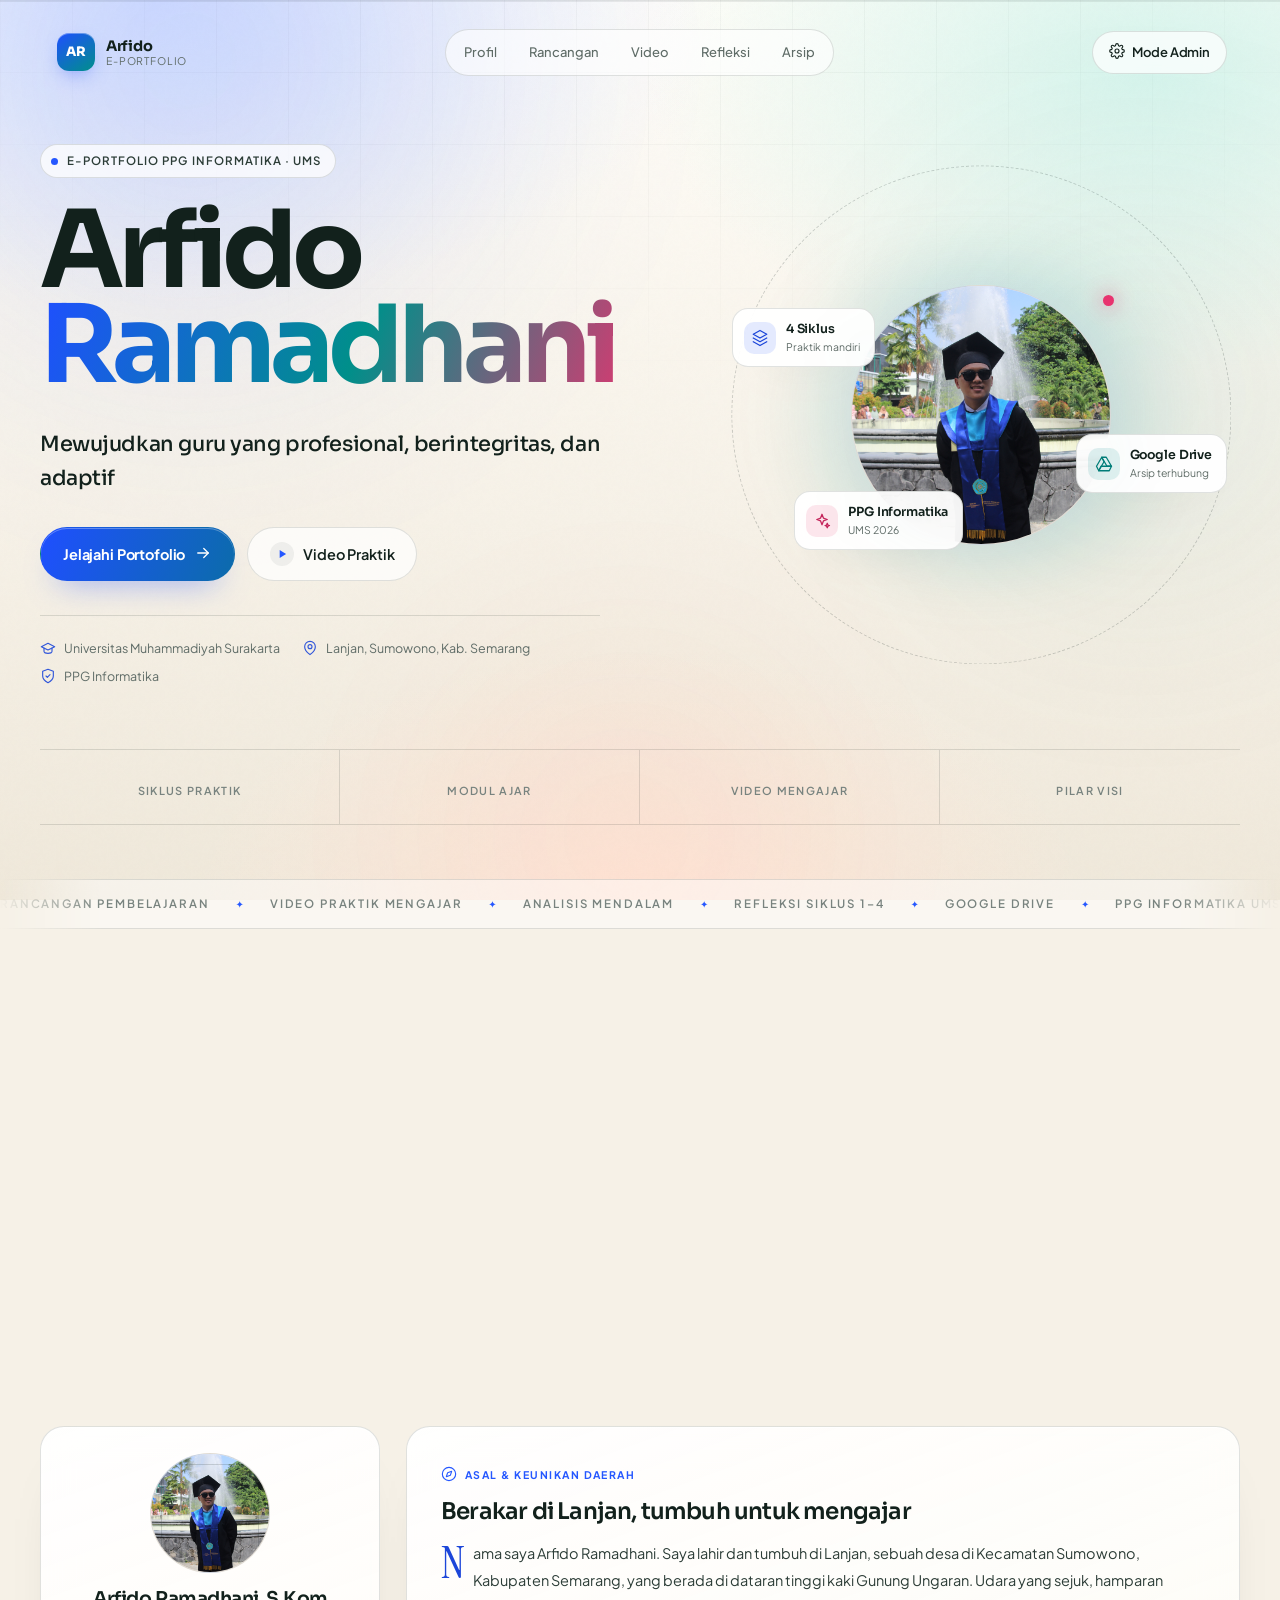
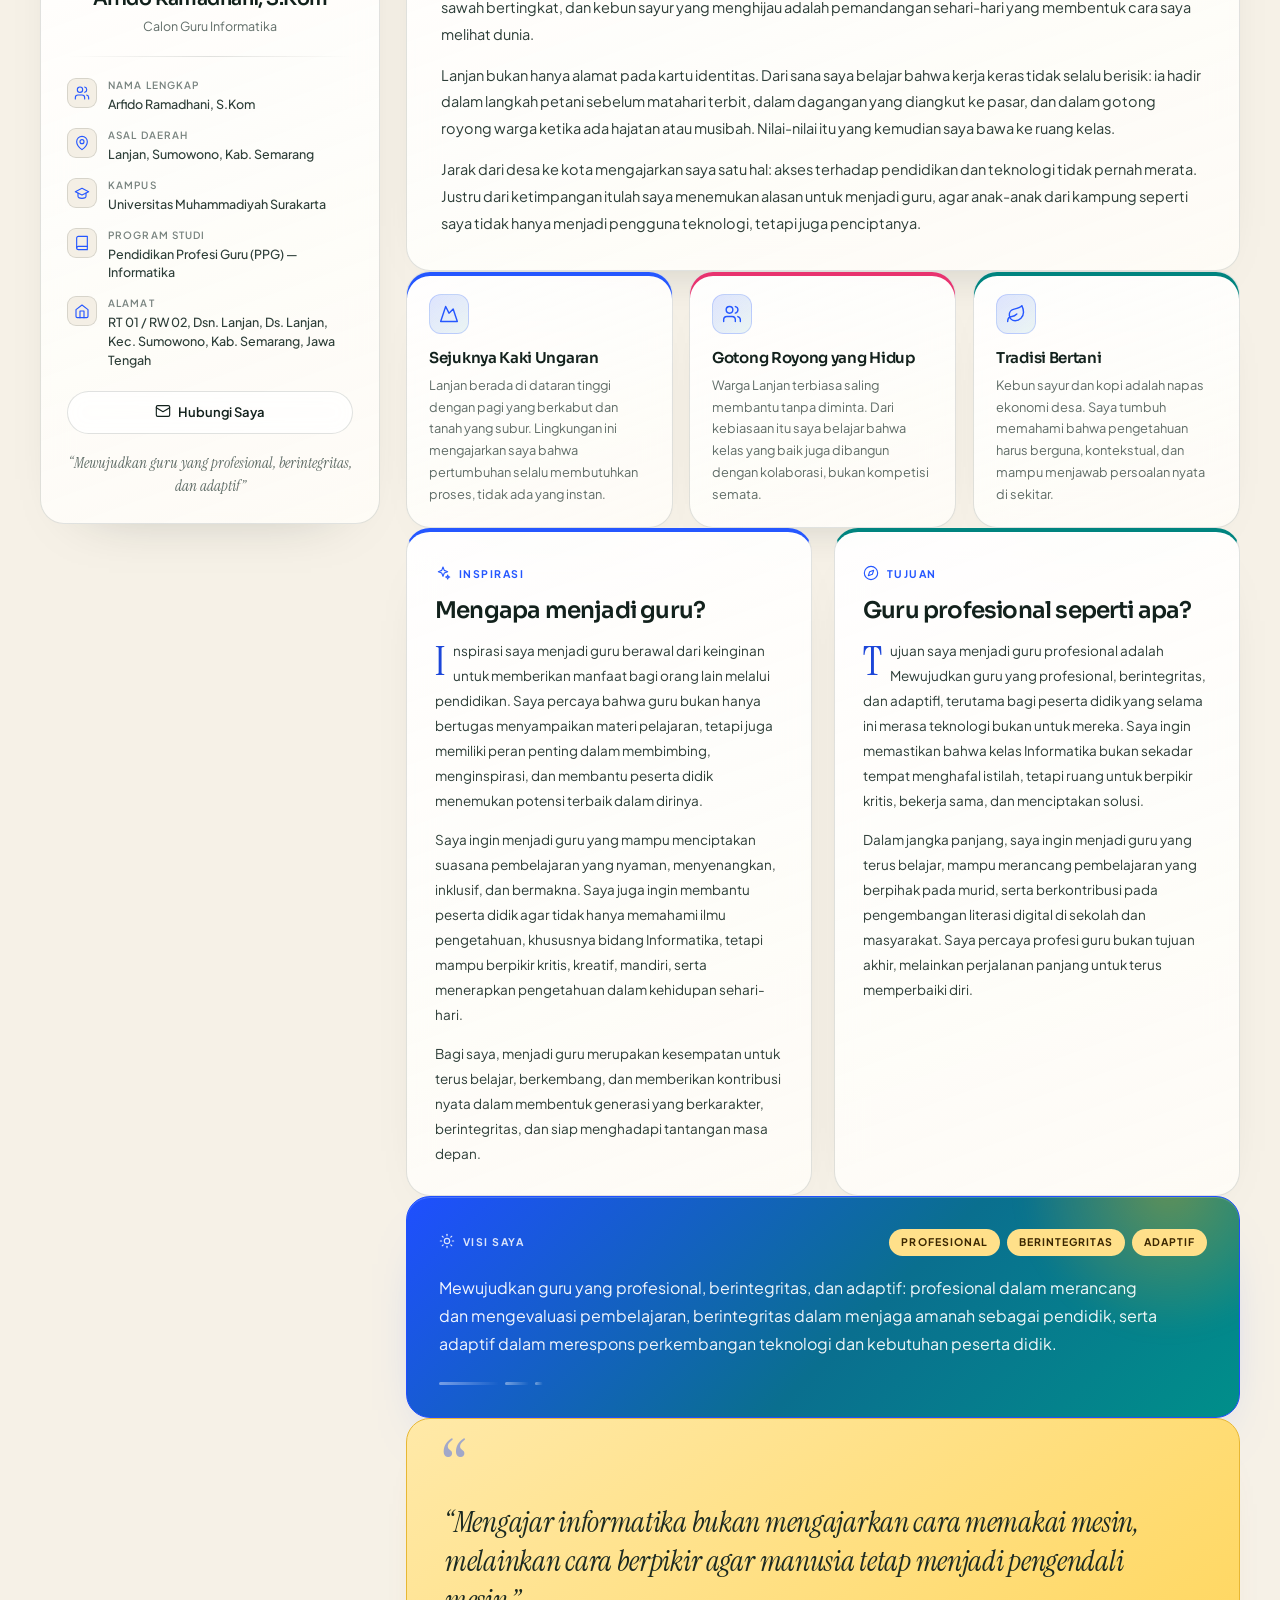
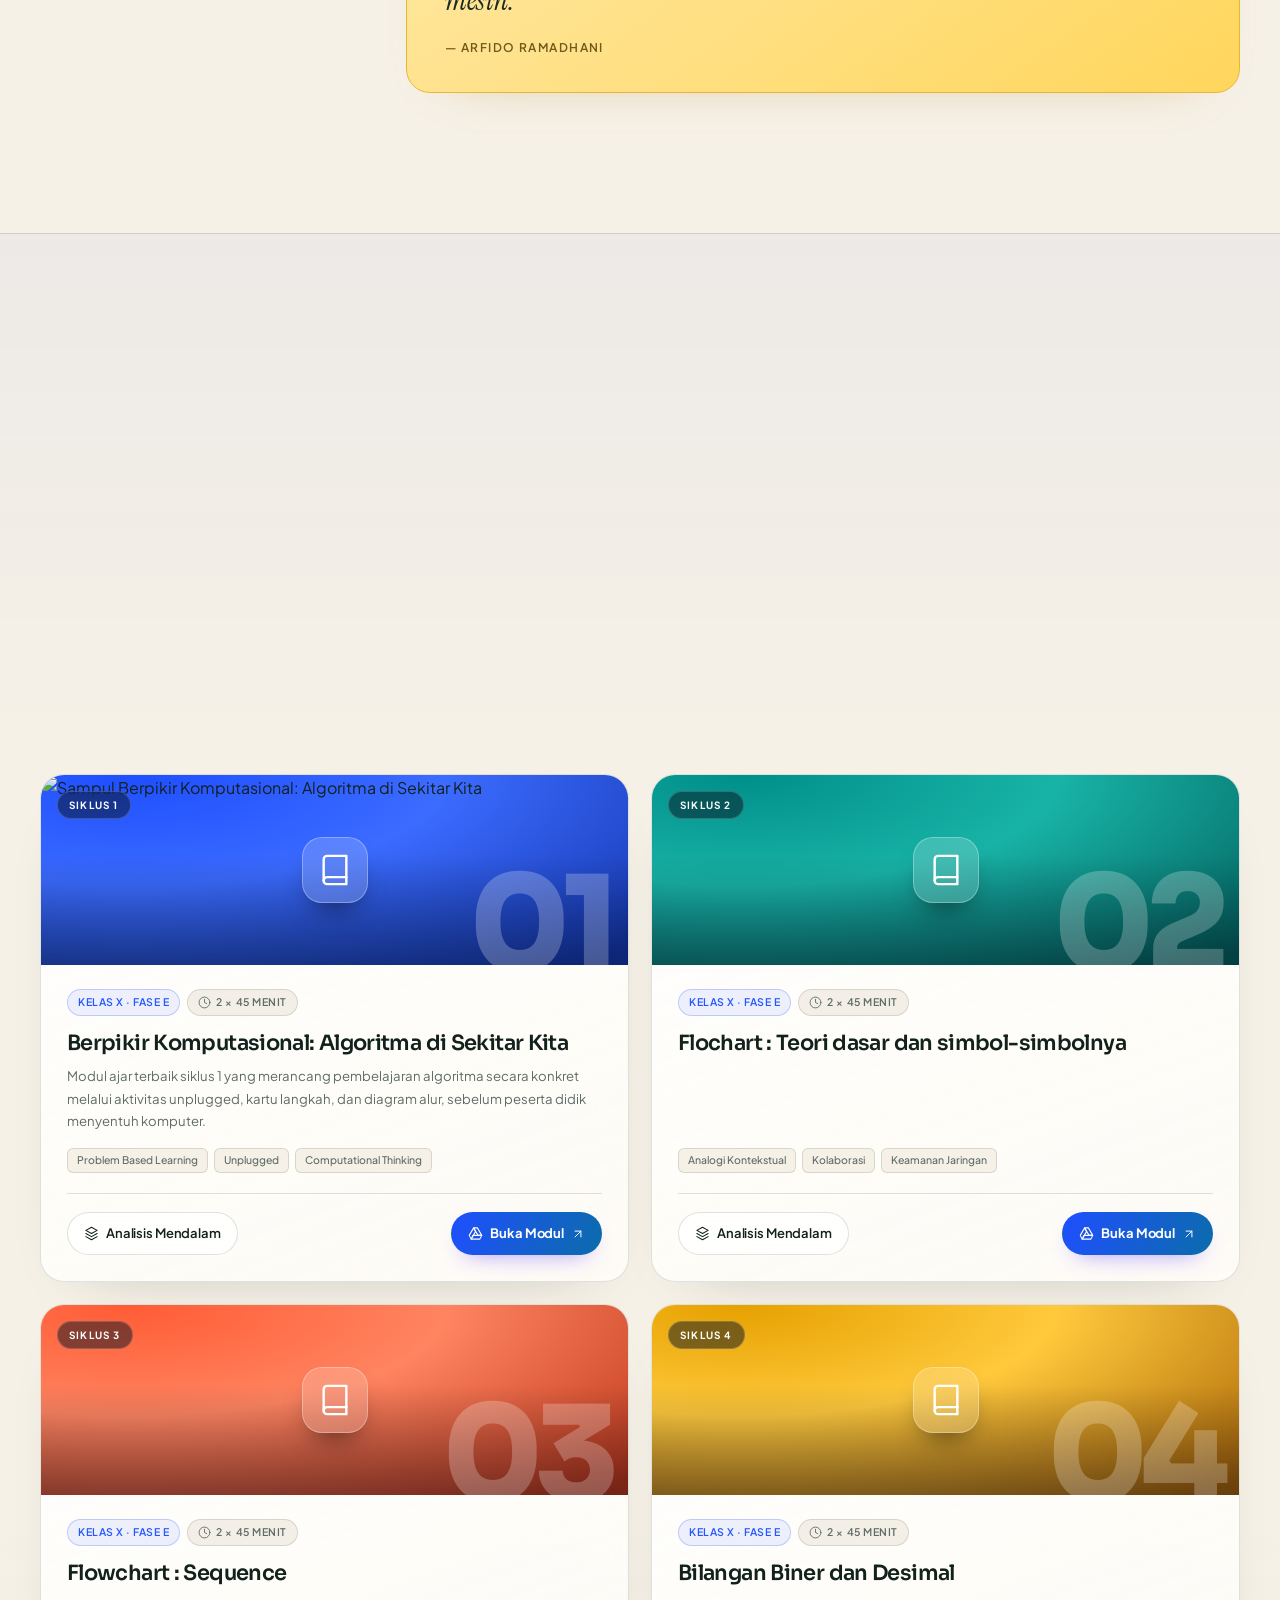
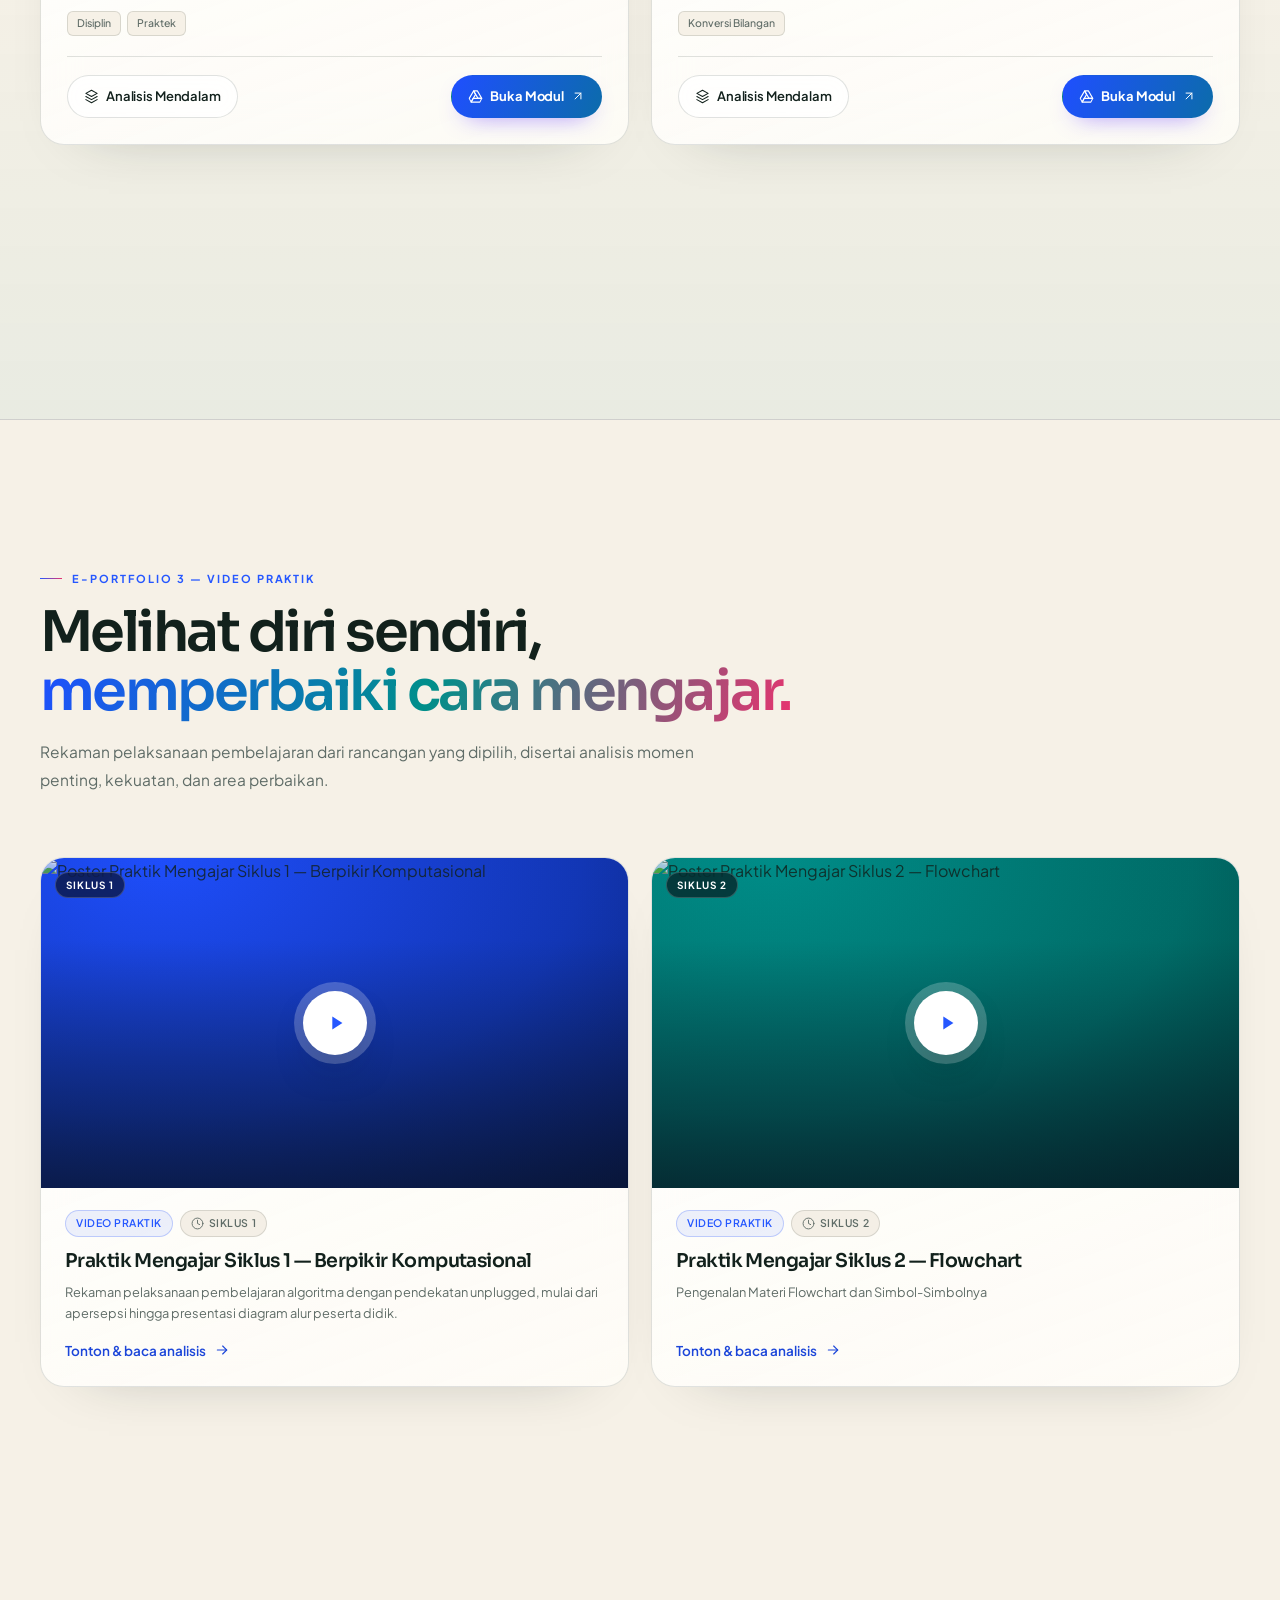
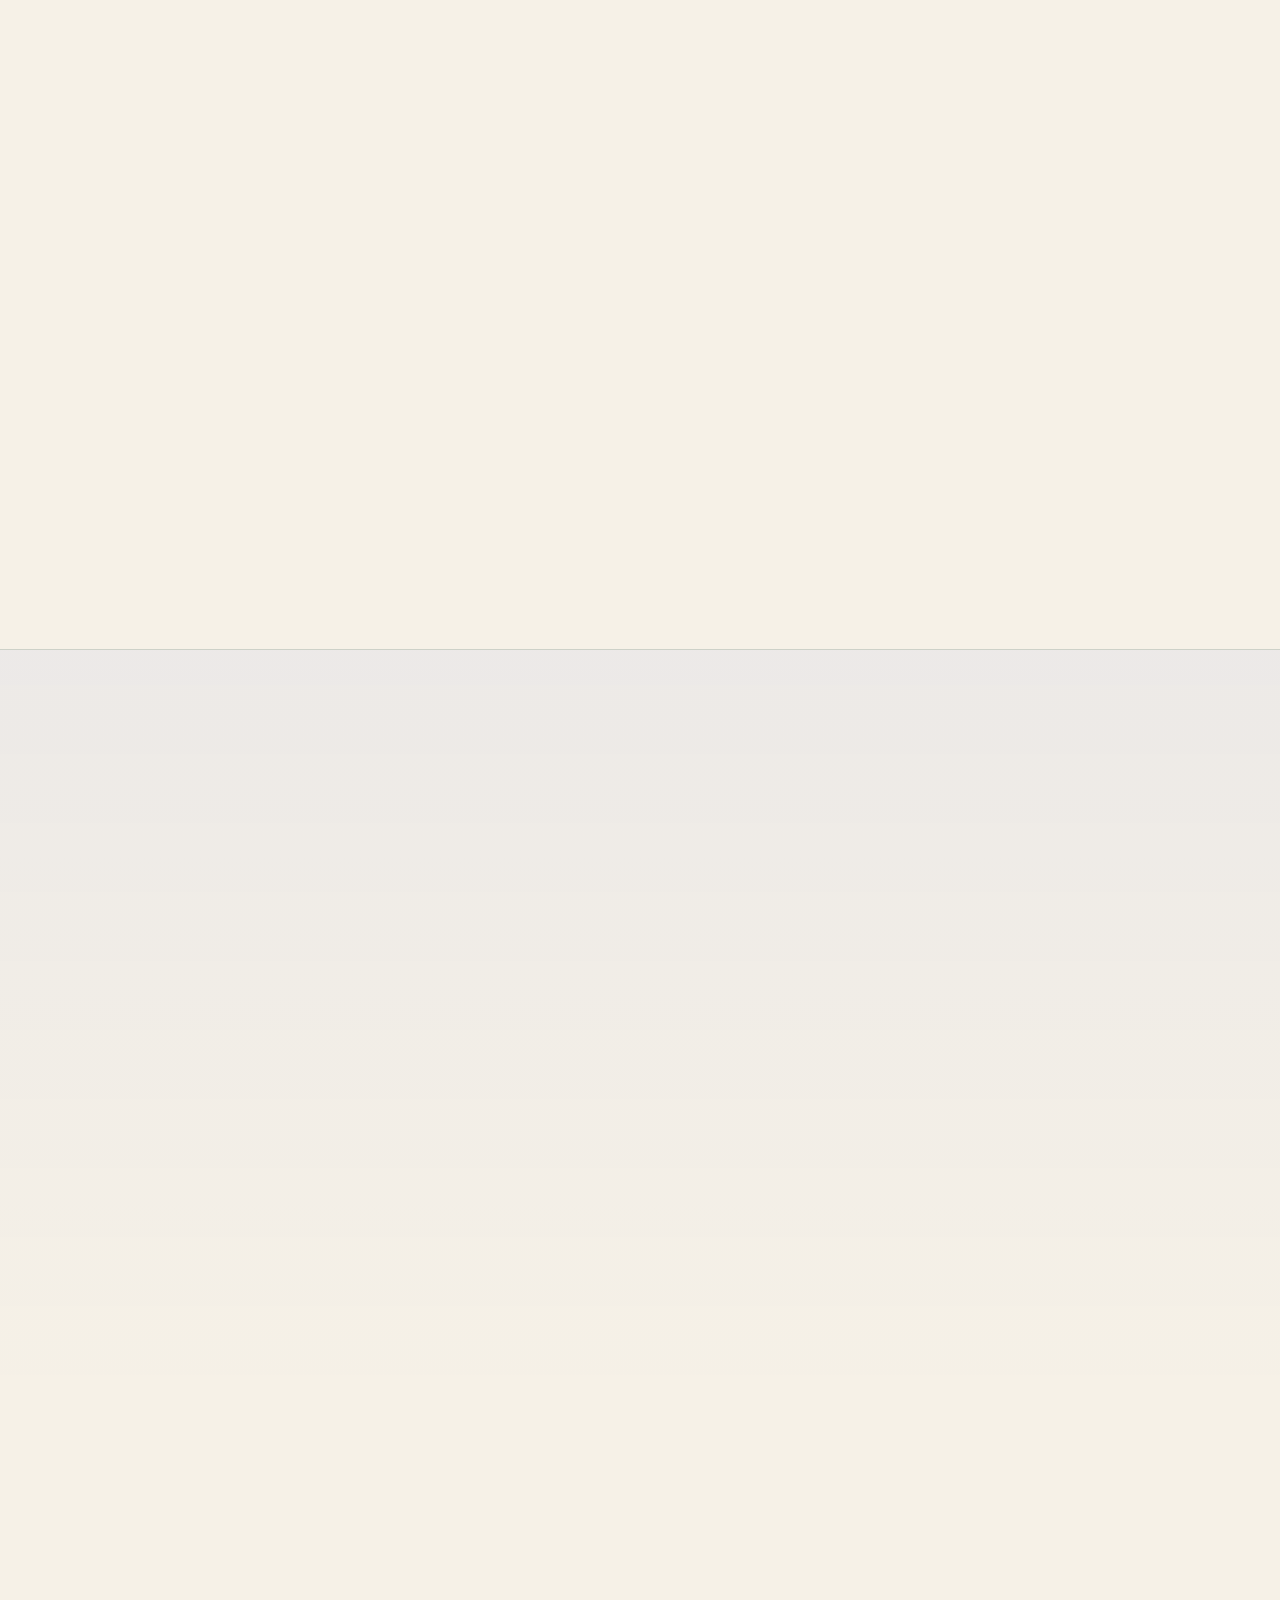
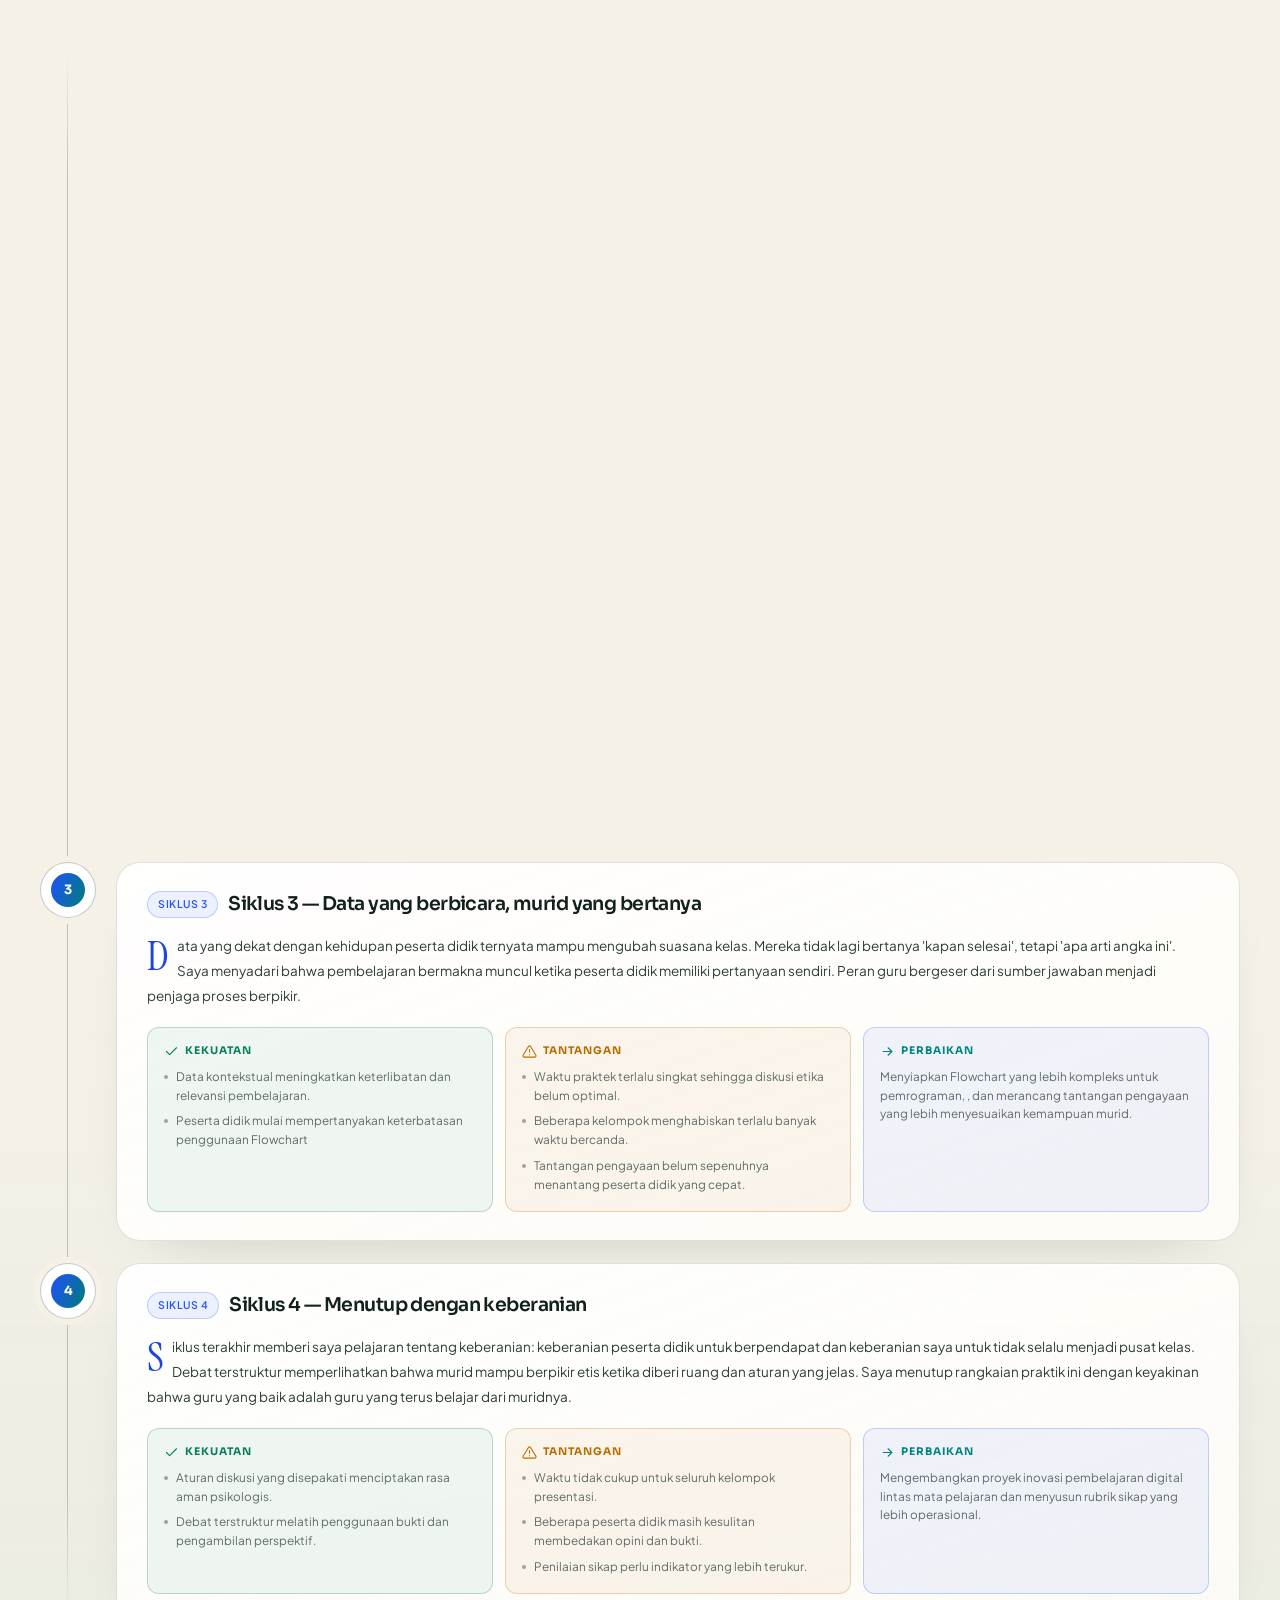
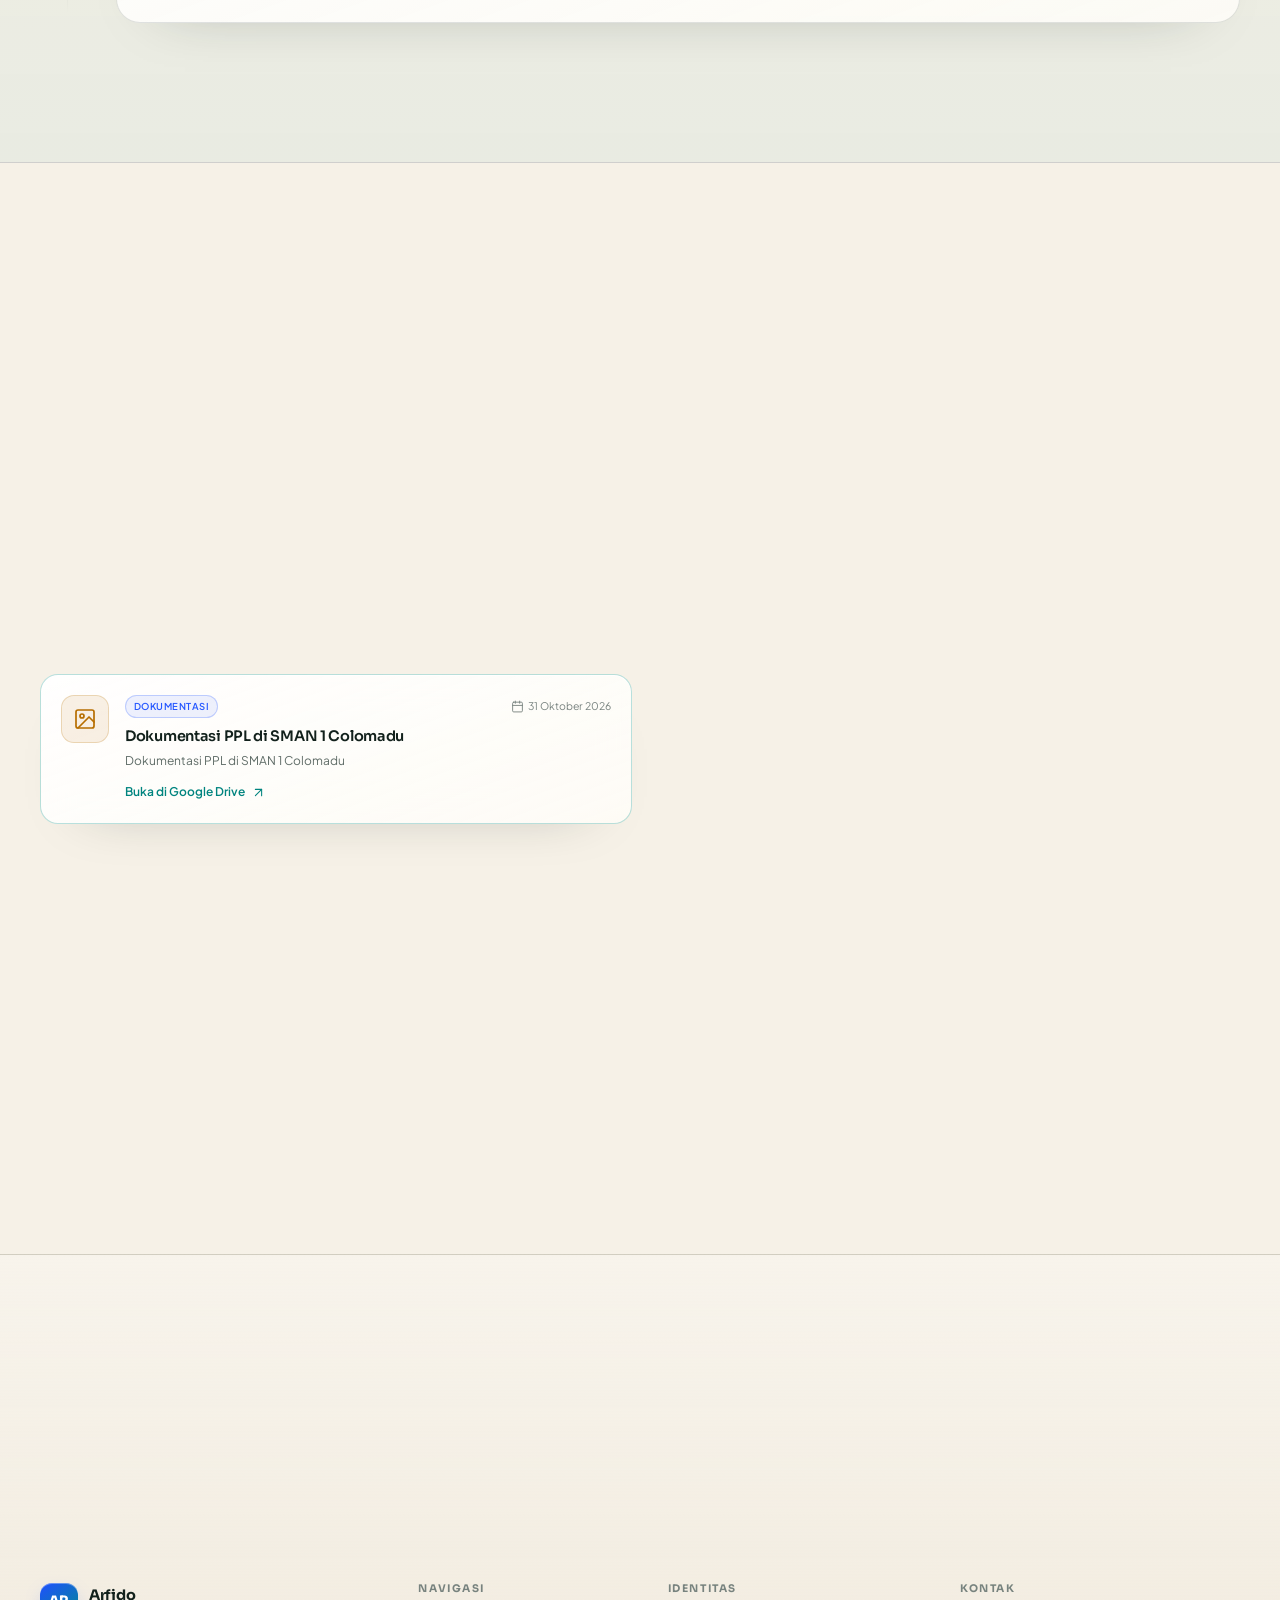
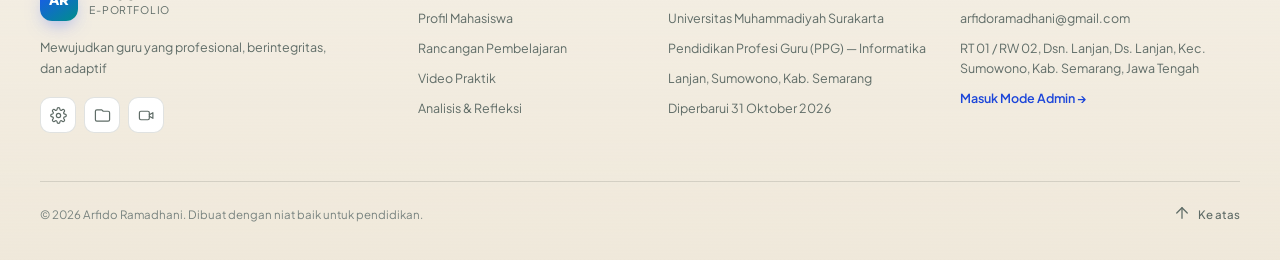
<file: index.html>
<!DOCTYPE html>
<html lang="id">
<head>
  <meta charset="UTF-8" />
  <meta name="viewport" content="width=device-width, initial-scale=1.0" />
  <title>Arfido Ramadhani — E-Portfolio PPG Informatika UMS</title>
  <meta name="description" content="E-Portfolio Arfido Ramadhani, S.Kom — calon guru Informatika Universitas Muhammadiyah Surakarta. Rancangan pembelajaran, video praktik mengajar, analisis, dan arsip Google Drive." />
  <meta name="theme-color" content="#f6f1e7" />
  <meta property="og:title" content="Arfido Ramadhani — E-Portfolio PPG Informatika" />
  <meta property="og:description" content="Mengajar dengan logika, mendidik dengan hati. Portofolio praktik mengajar mandiri siklus 1–4." />
  <meta property="og:type" content="website" />
  <link rel="icon" href="data:image/svg+xml,%3Csvg xmlns='http://www.w3.org/2000/svg' viewBox='0 0 64 64'%3E%3Cdefs%3E%3ClinearGradient id='g' x1='0' y1='0' x2='1' y2='1'%3E%3Cstop offset='0' stop-color='%231f4fff'/%3E%3Cstop offset='1' stop-color='%23008f8a'/%3E%3C/linearGradient%3E%3C/defs%3E%3Crect width='64' height='64' rx='16' fill='%23fffdf8'/%3E%3Ctext x='32' y='42' font-family='Arial,sans-serif' font-size='26' font-weight='700' fill='url(%23g)' text-anchor='middle'%3EAR%3C/text%3E%3C/svg%3E" />
  <link rel="preconnect" href="https://fonts.googleapis.com" />
  <link rel="preconnect" href="https://fonts.gstatic.com" crossorigin />
  <link href="https://fonts.googleapis.com/css2?family=Instrument+Serif:ital@0;1&family=Plus+Jakarta+Sans:wght@300;400;500;600;700;800&family=Sora:wght@400;500;600;700;800&display=swap" rel="stylesheet" />
  <link rel="stylesheet" href="assets/css/style.css" />
</head>
<body>
  <a class="skip-link" href="#profil">Lewati ke konten utama</a>

  <div class="bg-fx" aria-hidden="true">
    <div class="aurora aurora-1"></div>
    <div class="aurora aurora-2"></div>
    <div class="aurora aurora-3"></div>
    <div class="grid-lines"></div>
    <div class="grain"></div>
  </div>

  <div class="scroll-progress" aria-hidden="true"><span id="scrollBar"></span></div>

  <header class="site-nav" id="siteNav">
    <a class="brand" href="#beranda" aria-label="Kembali ke atas">
      <span class="brand-mark">AR</span>
      <span class="brand-text"><strong>Arfido</strong><small>E-Portfolio</small></span>
    </a>
    <nav class="nav-links" id="navLinks" aria-label="Navigasi utama">
      <a href="#profil" class="nav-link">Profil</a>
      <a href="#rancangan" class="nav-link">Rancangan</a>
      <a href="#video" class="nav-link">Video</a>
      <a href="#refleksi" class="nav-link">Refleksi</a>
      <a href="#arsip" class="nav-link">Arsip</a>
    </nav>
    <div class="nav-actions">
      <a class="btn btn-ghost btn-sm admin-link" href="admin.html">
        <span data-icon="settings" data-size="16"></span>
        <span>Mode Admin</span>
      </a>
      <button class="nav-toggle" id="navToggle" aria-label="Buka menu navigasi" aria-expanded="false" aria-controls="navLinks">
        <span data-icon="menu" data-size="20"></span>
      </button>
    </div>
  </header>

  <main>
    <!-- ============================ HERO ============================ -->
    <section class="hero" id="beranda">
      <div class="container hero-inner">
        <div class="hero-copy reveal">
          <span class="eyebrow-badge">
            <span class="pulse-dot"></span>
            <span id="heroBadge">E-Portfolio PPG Informatika · UMS</span>
          </span>
          <h1 class="hero-title">
            <span class="line" id="heroLine1">Arfido</span>
            <span class="line grad-text" id="heroLine2">Ramadhani</span>
          </h1>
          <p class="hero-kicker" id="heroKicker">Mengajar dengan logika, mendidik dengan hati.</p>
          <p class="hero-tagline" id="heroTagline"></p>
          <div class="hero-actions">
            <a href="#profil" class="btn btn-primary">
              <span>Jelajahi Portofolio</span>
              <span data-icon="arrowRight" data-size="18"></span>
            </a>
            <a href="#video" class="btn btn-ghost">
              <span class="btn-play" data-icon="play" data-size="14"></span>
              <span>Video Praktik</span>
            </a>
          </div>
          <div class="hero-meta" id="heroMeta"></div>
        </div>

        <div class="hero-visual reveal" aria-hidden="true">
          <div class="portrait-shell">
            <div class="portrait-glow"></div>
            <div class="profile-photo" style="width: 260px; height: 260px; margin: 0 auto; border-radius: 50%; overflow: hidden;">
             <img src="assets/pp.JPG" alt="Foto Profil" style="width: 100%; height: 100%; object-fit: cover; display: block;" />
</div>
            <div class="orbit-ring"></div>
            <span class="orbit-dot"></span>
            <div class="float-card fc-1">
              <span class="float-icon accent-violet" data-icon="layers" data-size="18"></span>
              <div><strong>4 Siklus</strong><small>Praktik mandiri</small></div>
            </div>
            <div class="float-card fc-2">
              <span class="float-icon accent-cyan" data-icon="drive" data-size="18"></span>
              <div><strong>Google Drive</strong><small>Arsip terhubung</small></div>
            </div>
            <div class="float-card fc-3">
              <span class="float-icon accent-pink" data-icon="sparkles" data-size="18"></span>
              <div><strong>PPG Informatika</strong><small>UMS 2026</small></div>
            </div>
          </div>
        </div>
      </div>

      <div class="container">
        <div class="hero-stats reveal" id="heroStats"></div>
      </div>

      <div class="marquee" aria-hidden="true">
        <div class="marquee-track">
          <span>Rancangan Pembelajaran</span><span class="dot">✦</span>
          <span>Video Praktik Mengajar</span><span class="dot">✦</span>
          <span>Analisis Mendalam</span><span class="dot">✦</span>
          <span>Refleksi Siklus 1–4</span><span class="dot">✦</span>
          <span>Google Drive</span><span class="dot">✦</span>
          <span>PPG Informatika UMS</span><span class="dot">✦</span>
          <span>Rancangan Pembelajaran</span><span class="dot">✦</span>
          <span>Video Praktik Mengajar</span><span class="dot">✦</span>
          <span>Analisis Mendalam</span><span class="dot">✦</span>
          <span>Refleksi Siklus 1–4</span><span class="dot">✦</span>
          <span>Google Drive</span><span class="dot">✦</span>
          <span>PPG Informatika UMS</span><span class="dot">✦</span>
        </div>
      </div>
    </section>

    <!-- ============================ PROFIL ============================ -->
    <section class="section" id="profil">
      <div class="container">
        <div class="section-head reveal">
          <span class="eyebrow">E-Portfolio 1 — Refleksi Awal</span>
          <h2>Berakar dari desa,<br /><span class="grad-text">tumbuh untuk mengajar.</span></h2>
          <p>Refleksi awal sebagai fondasi karakter: siapa saya, dari mana saya berasal, dan mengapa saya memilih menjadi guru.</p>
          <div class="profile-parts reveal" aria-label="Tiga komponen E-Portfolio 1">
            <span><b>01</b> Profil Mahasiswa</span>
            <span><b>02</b> Asal &amp; Keunikan Daerah</span>
            <span><b>03</b> Inspirasi, Tujuan &amp; Visi</span>
          </div>
        </div>

<div class="profile-grid">
  <aside class="profile-card glass reveal">
    <div class="profile-photo" style="width: 120px; height: 120px; margin: 0 auto 1rem; border-radius: 50%; overflow: hidden;">
      <img src="assets/pp.JPG" alt="Foto Profil" style="width: 100%; height: 100%; object-fit: cover; display: block;" />
      <span class="photo-ring"></span>
    </div>
            <h3 id="profileName">Arfido Ramadhani, S.Kom</h3>
            <p class="profile-role" id="profileRole"></p>
            <div class="profile-divider"></div>
           <ul class="facts" id="profileFacts"></ul>
            <a class="btn btn-ghost btn-block btn-sm" id="profileMail" href="#">
              <span data-icon="mail" data-size="16"></span>
              <span>Hubungi Saya</span>
            </a>
            <p class="profile-quote-mini" id="profileQuoteMini"></p>
          </aside>

          <div class="profile- main">
            <article class="glass story-card reveal">
              <div class="card-label"><span data-icon="compass" data-size="16"></span> Asal &amp; Keunikan Daerah</div>
              <h3 id="storyTitle"></h3>
              <div class="story-text" id="originStory"></div>
            </article>

            <div class="unique-grid" id="uniqueGrid"></div>

            <div class="two-col">
              <article class="glass reveal">
                <div class="card-label"><span data-icon="sparkles" data-size="16"></span> Inspirasi</div>
                <h3>Mengapa menjadi guru?</h3>
                <div class="story-text" id="inspirationText"></div>
              </article>
              <article class="glass reveal">
                <div class="card-label"><span data-icon="compass" data-size="16"></span> Tujuan</div>
                <h3>Guru profesional seperti apa?</h3>
                <div class="story-text" id="purposeText"></div>
              </article>
            </div>

            <article class="vision-card reveal">
              <div class="vision-top">
                <span class="card-label light"><span data-icon="sun" data-size="16"></span> <span id="visionTitle">Visi saya</span></span>
                <div class="pillar-row" id="pillarRow"></div>
              </div>
              <p class="vision-text" id="visionText"></p>
              <div class="vision-lines" aria-hidden="true"><span></span><span></span><span></span></div>
            </article>

            <blockquote class="quote-card reveal">
              <span class="quote-mark" aria-hidden="true">“</span>
              <p id="quoteText"></p>
              <footer>— <span id="quoteAuthor">Arfido Ramadhani</span></footer>
            </blockquote>
          </div>
        </div>
      </div>
    </section>

    <!-- ============================ RANCANGAN ============================ -->
    <section class="section section-alt" id="rancangan">
      <div class="container">
        <div class="section-head reveal">
          <span class="eyebrow">E-Portfolio 2 — Rancangan Pembelajaran</span>
          <h2>Rencana yang <span class="grad-text">hidup</span> di ruang kelas.</h2>
          <p>Modul ajar terbaik dari praktik mengajar mandiri siklus 1, dilengkapi rancangan siklus 2 sampai 4. Setiap modul disertai analisis keputusan pembelajaran, diferensiasi, asesmen, dan refleksi perbaikan.</p>
        </div>

        <div class="toolbar-row reveal">
          <div class="tabs" id="cycleTabs" role="tablist" aria-label="Filter siklus">
            <button class="tab is-active" data-filter="all" role="tab" aria-selected="true">Semua Siklus</button>
            <button class="tab" data-filter="1" role="tab" aria-selected="false">Siklus 1</button>
            <button class="tab" data-filter="2-4" role="tab" aria-selected="false">Siklus 2–4</button>
          </div>
          <span class="toolbar-note" id="lessonCount">4 modul ajar</span>
        </div>

        <div class="lesson-grid" id="lessonGrid"></div>

        <div class="drive-strip reveal">
          <div class="drive-strip-left">
            <span class="drive-badge" data-icon="drive" data-size="22"></span>
            <div>
              <strong>Modul lengkap tersimpan di Google Drive</strong>
              <p>Klik tombol pada setiap kartu untuk membuka dokumen asli, atau buka folder arsip untuk melihat seluruh berkas.</p>
            </div>
          </div>
          <a class="btn btn-primary btn-sm" id="lessonFolderBtn" href="#arsip">
            <span>Buka Arsip</span>
            <span data-icon="arrowUpRight" data-size="16"></span>
          </a>
        </div>
      </div>
    </section>

    <!-- ============================ VIDEO ============================ -->
    <section class="section" id="video">
      <div class="container">
        <div class="section-head reveal">
          <span class="eyebrow">E-Portfolio 3 — Video Praktik</span>
          <h2>Melihat diri sendiri,<br /><span class="grad-text">memperbaiki cara mengajar.</span></h2>
          <p>Rekaman pelaksanaan pembelajaran dari rancangan yang dipilih, disertai analisis momen penting, kekuatan, dan area perbaikan.</p>
        </div>

        <div class="video-grid" id="videoGrid"></div>

        <div class="video-note reveal">
          <span data-icon="eye" data-size="18"></span>
          <p><strong>Catatan analisis:</strong> setiap video ditonton ulang minimal dua kali, yaitu untuk mengamati respons peserta didik dan untuk mengevaluasi keputusan guru. Temuan dari tiap siklus menjadi dasar perbaikan siklus berikutnya.</p>
        </div>
      </div>
    </section>

    <!-- ============================ REFLEKSI ============================ -->
    <section class="section section-alt" id="refleksi">
      <div class="container">
        <div class="section-head reveal">
          <span class="eyebrow">E-Portfolio 4 — Analisis &amp; Refleksi</span>
          <h2>Belajar dari setiap <span class="grad-text">siklus.</span></h2>
          <p>Refleksi bukan sekadar mencatat kekurangan, tetapi membaca pola, menguji asumsi, dan merancang perbaikan yang konkret.</p>
        </div>

        <article class="glass overview-card reveal">
          <div class="overview-copy">
            <div class="card-label"><span data-icon="refresh" data-size="16"></span> Analisis Perkembangan</div>
            <div class="story-text" id="reflectionIntro"></div>
            <div class="followup" id="reflectionFollowUp"></div>
          </div>
          <div class="competency-panel">
            <h3>Penilaian Diri</h3>
            <p class="muted-small">Skala 0–100 · hasil refleksi mandiri</p>
            <div id="competencyBars"></div>
          </div>
        </article>

        <div class="timeline" id="reflectionTimeline"></div>
      </div>
    </section>

    <!-- ============================ ARSIP ============================ -->
    <section class="section" id="arsip">
      <div class="container">
        <div class="section-head reveal">
          <span class="eyebrow">05 — Arsip Google Drive</span>
          <h2>Satu pintu menuju <span class="grad-text">semua berkas.</span></h2>
          <p>Modul ajar, asesmen, dokumentasi, dan video tersimpan dalam folder Google Drive. Klik kartu untuk langsung membuka arsip aslinya.</p>
        </div>

        <div class="archive-toolbar reveal">
          <label class="search-box">
            <span data-icon="search" data-size="18"></span>
            <input type="search" id="archiveSearch" placeholder="Cari arsip, misalnya: modul siklus 3" aria-label="Cari arsip" />
          </label>
          <div class="filter-chips" id="archiveFilters"></div>
        </div>

        <div class="archive-grid" id="archiveGrid"></div>
        <div class="empty-state" id="archiveEmpty" hidden>
          <span data-icon="folder" data-size="30"></span>
          <h3>Tidak ada arsip yang cocok</h3>
          <p>Coba kata kunci lain atau pilih kategori berbeda.</p>
        </div>

        <div class="drive-callout reveal" id="driveCallout">
          <div class="drive-callout-art" aria-hidden="true">
            <span class="drive-logo" data-icon="drive" data-size="38"></span>
            <span class="ring r1"></span><span class="ring r2"></span>
          </div>
          <div class="drive-callout-text">
            <span class="eyebrow">Terhubung dengan Google Drive</span>
            <h3>Arsip lengkap, rapi, dan selalu diperbarui.</h3>
            <p>Folder ini menjadi sumber tunggal untuk modul ajar dan dokumentasi praktik. Tautan dibuka di tab baru sehingga Anda tetap dapat menjelajahi portofolio ini.</p>
            <div class="drive-callout-actions">
              <a class="btn btn-primary btn-sm" id="driveFolderBtn" href="#" target="_blank" rel="noopener" hidden>
                <span>Buka Folder Drive</span>
                <span data-icon="arrowUpRight" data-size="16"></span>
              </a>
              <span class="drive-hint" id="driveHint">Folder Drive belum ditautkan.</span>
            </div>
          </div>
        </div>
      </div>
    </section>
  </main>

  <!-- ============================ FOOTER ============================ -->
  <footer class="site-footer">
    <div class="container">
      <div class="footer-cta reveal">
        <div>
          <span class="eyebrow">Terima kasih telah berkunjung</span>
          <h2>Mari bertukar gagasan tentang<br /><span class="grad-text">pendidikan dan teknologi.</span></h2>
        </div>
        <a class="btn btn-primary" id="footerMail" href="#">
          <span data-icon="mail" data-size="18"></span>
          <span>Kirim Pesan</span>
        </a>
      </div>

      <div class="footer-grid">
        <div class="footer-brand">
          <a class="brand" href="#beranda">
            <span class="brand-mark">AR</span>
            <span class="brand-text"><strong>Arfido</strong><small>E-Portfolio</small></span>
          </a>
          <p id="footerTagline"></p>
          <div class="footer-socials">
            <a href="admin.html" class="social-btn" aria-label="Mode Admin"><span data-icon="settings" data-size="17"></span></a>
            <a href="#arsip" class="social-btn" aria-label="Arsip"><span data-icon="folder" data-size="17"></span></a>
            <a href="#video" class="social-btn" aria-label="Video"><span data-icon="video" data-size="17"></span></a>
          </div>
        </div>

        <div class="footer-col">
          <h4>Navigasi</h4>
          <a href="#profil">Profil Mahasiswa</a>
          <a href="#rancangan">Rancangan Pembelajaran</a>
          <a href="#video">Video Praktik</a>
          <a href="#refleksi">Analisis &amp; Refleksi</a>
        </div>

        <div class="footer-col">
          <h4>Identitas</h4>
          <span id="footerCampus"></span>
          <span id="footerProgram"></span>
          <span id="footerOrigin"></span>
          <span id="footerUpdated" class="muted-small"></span>
        </div>

        <div class="footer-col">
          <h4>Kontak</h4>
          <a id="footerEmail" href="#"></a>
          <span id="footerAddress"></span>
          <a href="admin.html" class="footer-admin">Masuk Mode Admin →</a>
        </div>
      </div>

      <div class="footer-bottom">
        <p>© <span id="year">2026</span> Arfido Ramadhani. Dibuat dengan niat baik untuk pendidikan.</p>
        <a href="#beranda" class="to-top" aria-label="Kembali ke atas"><span data-icon="arrowUp" data-size="18"></span> Ke atas</a>
      </div>
    </div>
  </footer>

  <div class="modal" id="modal" aria-hidden="true">
    <div class="modal-backdrop" data-close="1"></div>
    <div class="modal-panel" role="dialog" aria-modal="true" aria-labelledby="modalTitle">
      <button class="modal-close" data-close="1" aria-label="Tutup"><span data-icon="x" data-size="20"></span></button>
      <div class="modal-body" id="modalBody"></div>
    </div>
  </div>

  <div class="toast" id="toast" role="status" aria-live="polite"></div>

  <noscript>
    <div class="noscript">Portofolio ini membutuhkan JavaScript untuk menampilkan konten. Silakan aktifkan JavaScript pada browser Anda.</div>
  </noscript>

  <script src="assets/js/store.js"></script>
  <script src="assets/js/media.js"></script>
  <script src="assets/js/app.js"></script>
</body>
</html>
</file>
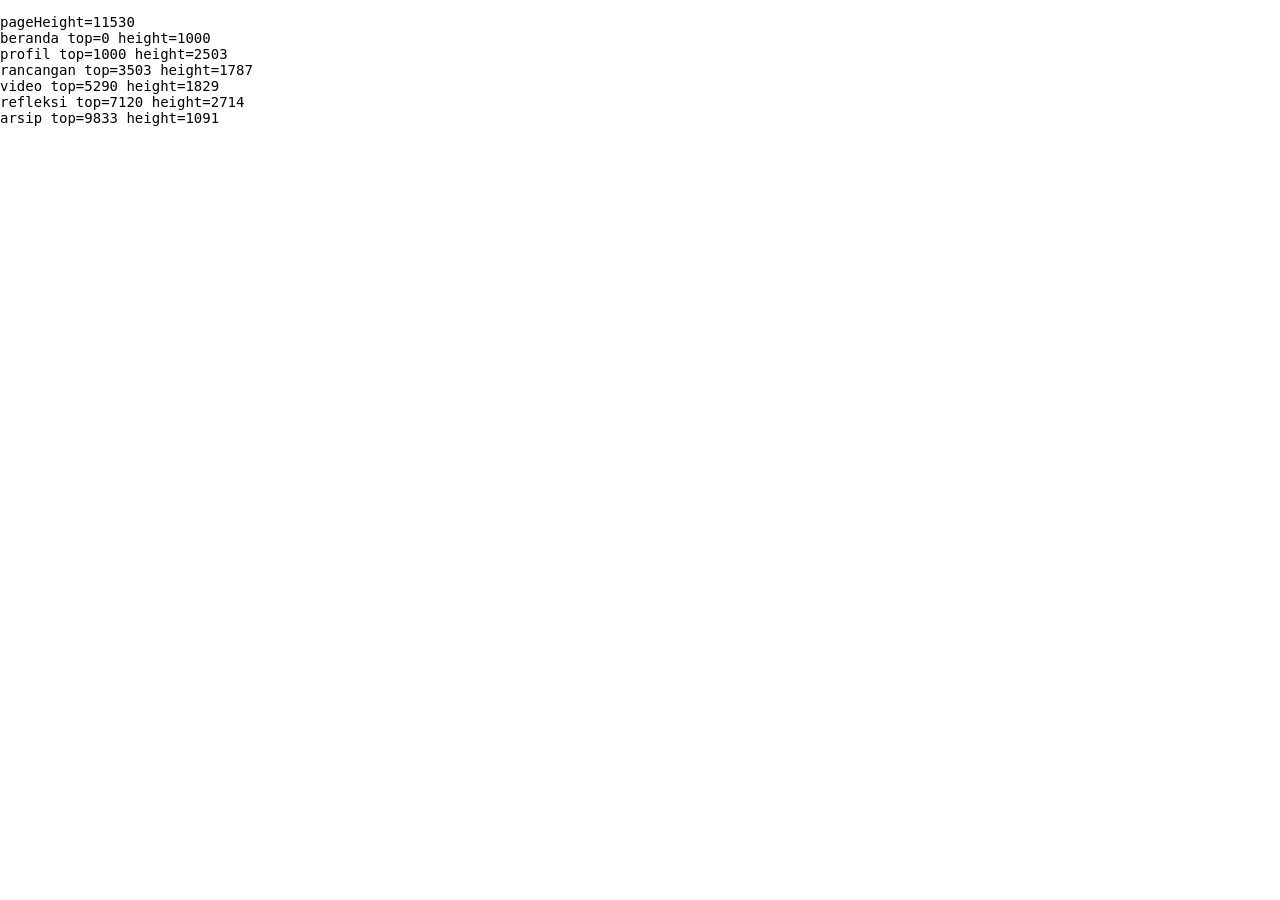
<file: _offsets.html>
<!DOCTYPE html>
<html>
<head><meta charset="utf-8" /><style>html,body{margin:0;background:#fff;font:14px monospace}</style></head>
<body>
  <pre id="out">loading</pre>
  <iframe id="frame" src="/index.html" style="width:1440px;height:1000px;position:absolute;left:-9999px"></iframe>
  <script>
    const frame = document.getElementById("frame");
    frame.addEventListener("load", () => {
      const doc = frame.contentDocument;
      const items = [...doc.querySelectorAll("section[id], footer[id], main[id]")].map((el) => {
        const r = el.getBoundingClientRect();
        return el.id + " top=" + Math.round(r.top + frame.contentWindow.scrollY) + " height=" + Math.round(r.height);
      });
      document.getElementById("out").textContent =
        "pageHeight=" + doc.documentElement.scrollHeight + "\n" + items.join("\n");
    });
  </script>
</body>
</html>
</file>
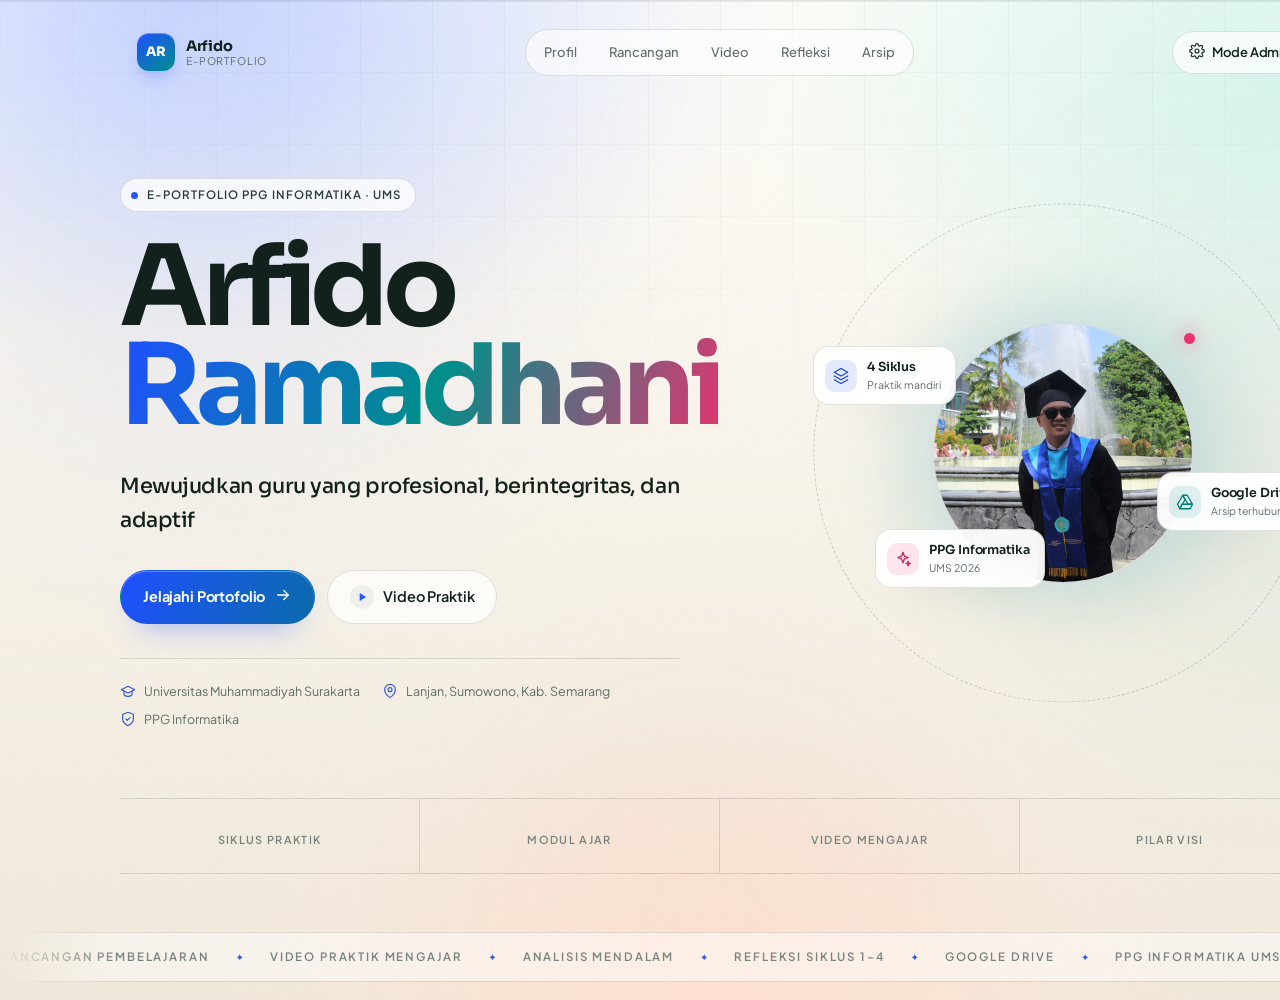
<file: _shot.html>
<!DOCTYPE html>
<html>
<head>
  <meta charset="utf-8" />
  <style>
    html, body { margin: 0; padding: 0; overflow: hidden; background: #f6f1e7; }
    iframe { width: 1440px; height: 1000px; border: 0; display: block; }
  </style>
</head>
<body>
  <iframe id="frame" src="/index.html"></iframe>
  <script>
    const y = Number(new URLSearchParams(location.search).get("y") || 0);
    const frame = document.getElementById("frame");
    frame.addEventListener("load", () => {
      const doc = frame.contentDocument;
      doc.documentElement.style.scrollBehavior = "auto";
      frame.contentWindow.scrollTo(0, y);
    });
  </script>
</body>
</html>
</file>
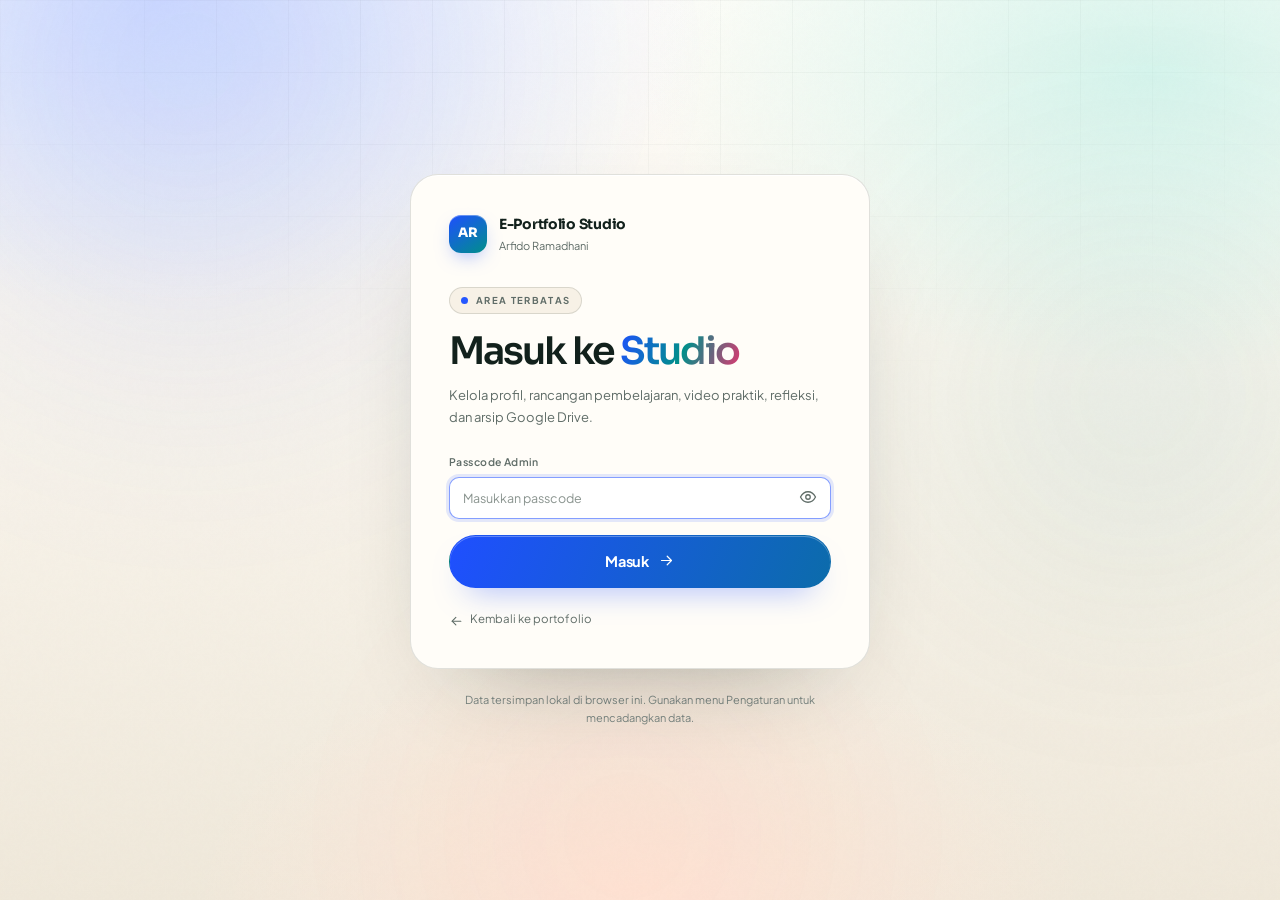
<file: admin.html>
<!DOCTYPE html>
<html lang="id">
<head>
  <meta charset="UTF-8" />
  <meta name="viewport" content="width=device-width, initial-scale=1.0" />
  <meta name="robots" content="noindex, nofollow" />
  <title>Studio Admin — E-Portfolio Arfido</title>
  <meta name="theme-color" content="#f6f1e7" />
  <link rel="icon" href="data:image/svg+xml,%3Csvg xmlns='http://www.w3.org/2000/svg' viewBox='0 0 64 64'%3E%3Cdefs%3E%3ClinearGradient id='g' x1='0' y1='0' x2='1' y2='1'%3E%3Cstop offset='0' stop-color='%231f4fff'/%3E%3Cstop offset='1' stop-color='%23008f8a'/%3E%3C/linearGradient%3E%3C/defs%3E%3Crect width='64' height='64' rx='16' fill='%23fffdf8'/%3E%3Ctext x='32' y='42' font-family='Arial,sans-serif' font-size='26' font-weight='700' fill='url(%23g)' text-anchor='middle'%3EAR%3C/text%3E%3C/svg%3E" />
  <link rel="preconnect" href="https://fonts.googleapis.com" />
  <link rel="preconnect" href="https://fonts.gstatic.com" crossorigin />
  <link href="https://fonts.googleapis.com/css2?family=Plus+Jakarta+Sans:wght@300;400;500;600;700;800&family=Sora:wght@400;500;600;700;800&display=swap" rel="stylesheet" />
  <link rel="stylesheet" href="assets/css/style.css" />
  <link rel="stylesheet" href="assets/css/admin.css" />
</head>
<body class="admin-body">
  <div class="bg-fx" aria-hidden="true">
    <div class="aurora aurora-1"></div>
    <div class="aurora aurora-2"></div>
    <div class="aurora aurora-3"></div>
    <div class="grid-lines"></div>
    <div class="grain"></div>
  </div>

  <!-- ============================ LOGIN ============================ -->
  <div class="login-view" id="loginView">
    <div class="login-card glass">
      <div class="login-brand">
        <span class="brand-mark">AR</span>
        <div>
          <strong>E-Portfolio Studio</strong>
          <small>Arfido Ramadhani</small>
        </div>
      </div>
      <span class="login-badge"><span class="pulse-dot"></span> Area Terbatas</span>
      <h1>Masuk ke <span class="grad-text">Studio</span></h1>
      <p class="login-desc">Kelola profil, rancangan pembelajaran, video praktik, refleksi, dan arsip Google Drive.</p>

      <form id="loginForm" autocomplete="off">
        <label class="field">
          <span>Passcode Admin</span>
          <div class="pass-wrap">
            <input type="password" id="loginPass" placeholder="Masukkan passcode" required autofocus />
            <button type="button" id="togglePass" class="pass-toggle" aria-label="Tampilkan passcode">
              <span data-icon="eye" data-size="18"></span>
            </button>
          </div>
        </label>
        <p class="form-error" id="loginError" hidden></p>
        <button type="submit" class="btn btn-primary btn-block">
          <span>Masuk</span>
          <span data-icon="arrowRight" data-size="17"></span>
        </button>
      </form>

      <p class="login-hint" id="loginHint">Passcode awal: <code>arfido2026</code> — segera ganti setelah masuk.</p>
      <a class="login-back" href="index.html"><span data-icon="arrowRight" data-size="15" class="flip-x"></span> Kembali ke portofolio</a>
    </div>
    <p class="login-foot">Data tersimpan lokal di browser ini. Gunakan menu Pengaturan untuk mencadangkan data.</p>
  </div>

  <!-- ============================ APP ============================ -->
  <div class="admin-app" id="adminApp" hidden>
    <aside class="sidebar" id="sidebar">
      <div class="sidebar-head">
        <a class="brand" href="index.html">
          <span class="brand-mark">AR</span>
          <span class="brand-text"><strong>Arfido</strong><small>Studio</small></span>
        </a>
        <button class="sidebar-close" id="sidebarClose" aria-label="Tutup menu"><span data-icon="x" data-size="18"></span></button>
      </div>

      <nav class="side-nav" aria-label="Menu admin">
        <span class="side-label">Konten</span>
        <button class="side-link is-active" data-view="dashboard">
          <span data-icon="home" data-size="17"></span><span>Ringkasan</span>
        </button>
        <button class="side-link" data-view="profil">
          <span data-icon="users" data-size="17"></span><span>Profil Mahasiswa</span>
        </button>
        <button class="side-link" data-view="rancangan">
          <span data-icon="book" data-size="17"></span><span>Rancangan</span><span class="side-count" id="countLessons">0</span>
        </button>
        <button class="side-link" data-view="video">
          <span data-icon="video" data-size="17"></span><span>Video Praktik</span><span class="side-count" id="countVideos">0</span>
        </button>
        <button class="side-link" data-view="refleksi">
          <span data-icon="refresh" data-size="17"></span><span>Analisis &amp; Refleksi</span><span class="side-count" id="countReflections">0</span>
        </button>
        <button class="side-link" data-view="arsip">
          <span data-icon="folder" data-size="17"></span><span>Arsip Drive</span><span class="side-count" id="countArchives">0</span>
        </button>
        <span class="side-label">Sistem</span>
        <button class="side-link" data-view="drive">
          <span data-icon="drive" data-size="17"></span><span>Google Drive</span><span class="status-dot" id="driveDot"></span>
        </button>
        <button class="side-link" data-view="pengaturan">
          <span data-icon="settings" data-size="17"></span><span>Pengaturan</span>
        </button>
      </nav>

      <div class="sidebar-foot">
        <div class="storage-mini">
          <div class="storage-row"><span>Media lokal</span><b id="storageText">0 KB</b></div>
          <div class="storage-bar"><span id="storageBar"></span></div>
          <small>Foto &amp; file kecil tersimpan di browser.</small>
        </div>
        <button class="btn btn-ghost btn-sm btn-block" id="logoutBtn"><span data-icon="logout" data-size="15"></span> Keluar</button>
      </div>
    </aside>

    <div class="sidebar-scrim" id="sidebarScrim"></div>

    <div class="admin-main">
      <header class="topbar">
        <div class="topbar-left">
          <button class="sidebar-open" id="sidebarOpen" aria-label="Buka menu"><span data-icon="menu" data-size="19"></span></button>
          <div>
            <span class="crumb">Studio / <span id="crumb">Ringkasan</span></span>
            <h1 id="viewTitle">Ringkasan</h1>
          </div>
        </div>
        <div class="topbar-actions">
          <span class="save-status" id="saveStatus"><span class="save-dot"></span> Tersimpan</span>
          <a class="btn btn-ghost btn-sm" href="index.html" target="_blank" rel="noopener">
            <span data-icon="eye" data-size="15"></span><span>Lihat Situs</span>
          </a>
        </div>
      </header>

      <main class="admin-content">
        <!-- ---------------------- DASHBOARD ---------------------- -->
        <section class="panel is-active" data-panel="dashboard">
          <div class="dash-stats" id="dashStats"></div>

          <div class="dash-columns">
            <article class="admin-card">
              <div class="card-head">
                <div><h3>Kelengkapan Portofolio</h3><p>Checklist sebelum submit tugas.</p></div>
                <span class="big-progress" id="completePct">0%</span>
              </div>
              <div class="progress"><span id="completeBar"></span></div>
              <ul class="checklist" id="checklist"></ul>
            </article>

            <article class="admin-card">
              <div class="card-head"><div><h3>Akses Cepat</h3><p>Lompat ke pekerjaan yang sering dipakai.</p></div></div>
              <div class="quick-grid">
                <button class="quick-btn" data-view="profil"><span data-icon="users" data-size="18"></span><strong>Edit Profil</strong><small>Narasi &amp; foto</small></button>
                <button class="quick-btn" data-add="lesson"><span data-icon="plus" data-size="18"></span><strong>Tambah Modul</strong><small>Rancangan ajar</small></button>
                <button class="quick-btn" data-add="video"><span data-icon="video" data-size="18"></span><strong>Tautkan Video</strong><small>YouTube / Drive</small></button>
                <button class="quick-btn" data-add="archive"><span data-icon="folder" data-size="18"></span><strong>Tambah Arsip</strong><small>Link Drive</small></button>
                <button class="quick-btn" data-view="drive"><span data-icon="drive" data-size="18"></span><strong>Google Drive</strong><small>Upload &amp; folder</small></button>
                <button class="quick-btn" data-view="pengaturan"><span data-icon="save" data-size="18"></span><strong>Backup Data</strong><small>Export JSON</small></button>
              </div>
            </article>
          </div>

          <article class="admin-card">
            <div class="card-head"><div><h3>Status Konten</h3><p>Ringkasan isi portofolio saat ini.</p></div></div>
            <div class="status-table" id="statusTable"></div>
          </article>
        </section>

        <!-- ---------------------- PROFIL ---------------------- -->
        <section class="panel" data-panel="profil">
          <article class="admin-card">
            <div class="card-head">
              <div><h3>Foto &amp; Identitas</h3><p>Ditampilkan pada hero, kartu profil, dan footer.</p></div>
            </div>
            <div class="photo-uploader">
              <div class="photo-preview" id="profilePhotoPreview">
                <span>AR</span>
                <img alt="Pratinjau foto profil" hidden />
              </div>
              <div class="photo-actions">
                <div class="btn-row">
                  <label class="btn btn-ghost btn-sm">
                    <span data-icon="upload" data-size="15"></span><span>Pilih Foto</span>
                    <input type="file" id="profilePhotoInput" accept="image/*" hidden />
                  </label>
                  <button class="btn btn-ghost btn-sm" id="profilePhotoRemove">Hapus</button>
                </div>
                <p class="hint">JPG/PNG. Foto otomatis dikompres menjadi maksimal 1600 px. Tersimpan lokal di browser.</p>
              </div>
            </div>

            <div class="form-grid">
              <label class="field"><span>Nama Lengkap</span><input data-bind="profile.name" type="text" placeholder="Nama lengkap dan gelar" /></label>
              <label class="field"><span>Nama Panggilan</span><input data-bind="profile.shortName" type="text" /></label>
              <label class="field"><span>Inisial (2 huruf)</span><input data-bind="profile.initials" type="text" maxlength="3" /></label>
              <label class="field"><span>Peran</span><input data-bind="profile.role" type="text" /></label>
              <label class="field"><span>Kampus</span><input data-bind="profile.campus" type="text" /></label>
              <label class="field"><span>Program Studi</span><input data-bind="profile.program" type="text" /></label>
              <label class="field"><span>Asal Daerah</span><input data-bind="profile.origin" type="text" /></label>
              <label class="field"><span>Email</span><input data-bind="profile.email" type="email" placeholder="nama@email.com" /></label>
              <label class="field"><span>Telepon (opsional)</span><input data-bind="profile.phone" type="text" /></label>
              <label class="field field-full"><span>Alamat Lengkap</span><input data-bind="profile.address" type="text" /></label>
            </div>
          </article>

          <article class="admin-card">
            <div class="card-head"><div><h3>Bagian Hero</h3><p>Teks besar yang pertama dilihat pengunjung.</p></div></div>
            <div class="form-grid">
              <label class="field"><span>Badge Atas</span><input data-bind="profile.badge" type="text" /></label>
              <label class="field"><span>Kicker</span><input data-bind="profile.heroKicker" type="text" /></label>
              <label class="field"><span>Nama Baris 1</span><input data-bind="profile.heroLine1" type="text" /></label>
              <label class="field"><span>Nama Baris 2</span><input data-bind="profile.heroLine2" type="text" /></label>
              <label class="field field-full"><span>Tagline</span><textarea data-bind="profile.tagline" rows="3"></textarea></label>
            </div>
          </article>

          <article class="admin-card">
            <div class="card-head"><div><h3>Narasi Profil</h3><p>Asal daerah, keunikan, inspirasi, tujuan, dan visi.</p></div></div>
            <div class="form-grid">
              <label class="field field-full"><span>Judul Narasi</span><input data-bind="profile.story.title" type="text" /></label>
              <label class="field field-full">
                <span>Asal &amp; Keunikan Daerah</span>
                <textarea data-bind="profile.story.origin" rows="9"></textarea>
                <small class="hint">Pisahkan paragraf dengan satu baris kosong.</small>
              </label>
            </div>

            <div class="subhead">
              <div><h4>Kartu Keunikan</h4><p>Tiga hal khas dari daerah asal.</p></div>
              <button class="btn btn-ghost btn-sm" id="addUnique"><span data-icon="plus" data-size="14"></span> Tambah</button>
            </div>
            <div class="repeater" id="uniqueRepeater"></div>

            <div class="form-grid">
              <label class="field field-full"><span>Inspirasi Menjadi Guru</span><textarea data-bind="profile.story.inspiration" rows="8"></textarea></label>
              <label class="field field-full"><span>Tujuan Menjadi Guru Profesional</span><textarea data-bind="profile.story.purpose" rows="8"></textarea></label>
              <label class="field"><span>Judul Visi</span><input data-bind="profile.story.visionTitle" type="text" /></label>
              <label class="field field-full"><span>Pernyataan Visi</span><textarea data-bind="profile.story.vision" rows="4"></textarea></label>
              <label class="field"><span>Pilar 1</span><input data-bind="profile.pillars.0" type="text" /></label>
              <label class="field"><span>Pilar 2</span><input data-bind="profile.pillars.1" type="text" /></label>
              <label class="field"><span>Pilar 3</span><input data-bind="profile.pillars.2" type="text" /></label>
            </div>
          </article>

          <article class="admin-card">
            <div class="card-head"><div><h3>Kutipan &amp; Statistik</h3><p>Kutipan penutup profil dan angka ringkas di hero.</p></div></div>
            <div class="form-grid">
              <label class="field field-full"><span>Kutipan</span><textarea data-bind="profile.story.quote" rows="3"></textarea></label>
              <label class="field"><span>Penulis Kutipan</span><input data-bind="profile.story.quoteAuthor" type="text" /></label>
            </div>
            <div class="subhead"><div><h4>Statistik Hero</h4><p>Empat angka ringkas.</p></div></div>
            <div class="form-grid form-grid-4">
              <label class="field"><span>Nilai 1</span><input data-bind="profile.stats.0.value" type="text" /></label>
              <label class="field"><span>Label 1</span><input data-bind="profile.stats.0.label" type="text" /></label>
              <label class="field"><span>Nilai 2</span><input data-bind="profile.stats.1.value" type="text" /></label>
              <label class="field"><span>Label 2</span><input data-bind="profile.stats.1.label" type="text" /></label>
              <label class="field"><span>Nilai 3</span><input data-bind="profile.stats.2.value" type="text" /></label>
              <label class="field"><span>Label 3</span><input data-bind="profile.stats.2.label" type="text" /></label>
              <label class="field"><span>Nilai 4</span><input data-bind="profile.stats.3.value" type="text" /></label>
              <label class="field"><span>Label 4</span><input data-bind="profile.stats.3.label" type="text" /></label>
            </div>
          </article>
        </section>

        <!-- ---------------------- RANCANGAN ---------------------- -->
        <section class="panel" data-panel="rancangan">
          <div class="panel-head">
            <div>
              <span class="eyebrow">Produk 01</span>
              <h2>Rancangan Pembelajaran</h2>
              <p>Modul ajar siklus 1 hingga 4, lengkap dengan analisis mendalam dan tautan Google Drive.</p>
            </div>
            <button class="btn btn-primary" data-add="lesson"><span data-icon="plus" data-size="16"></span> Tambah Modul</button>
          </div>
          <div class="admin-list" id="lessonList"></div>
        </section>

        <!-- ---------------------- VIDEO ---------------------- -->
        <section class="panel" data-panel="video">
          <div class="panel-head">
            <div>
              <span class="eyebrow">Produk 02</span>
              <h2>Video Praktik Mengajar</h2>
              <p>Tautkan video YouTube atau Google Drive, lalu tulis analisis momen penting.</p>
            </div>
            <button class="btn btn-primary" data-add="video"><span data-icon="plus" data-size="16"></span> Tambah Video</button>
          </div>
          <div class="admin-list" id="videoList"></div>
        </section>

        <!-- ---------------------- REFLEKSI ---------------------- -->
        <section class="panel" data-panel="refleksi">
          <article class="admin-card">
            <div class="card-head"><div><h3>Analisis Perkembangan</h3><p>Tampil di bagian atas timeline refleksi.</p></div></div>
            <div class="form-grid">
              <label class="field field-full"><span>Paragraf Pembuka</span><textarea data-bind="reflectionOverview.intro" rows="4"></textarea></label>
              <label class="field field-full"><span>Rencana Tindak Lanjut</span><textarea data-bind="reflectionOverview.followUp" rows="4"></textarea></label>
            </div>
            <div class="subhead"><div><h4>Penilaian Diri</h4><p>Empat kompetensi guru, skala 0–100.</p></div></div>
            <div class="form-grid form-grid-2">
              <label class="field"><span>Kompetensi 1</span><input data-bind="reflectionOverview.competencies.0.name" type="text" /></label>
              <label class="field"><span>Nilai 1</span><input data-bind="reflectionOverview.competencies.0.value" type="number" min="0" max="100" /></label>
              <label class="field field-full"><span>Catatan 1</span><input data-bind="reflectionOverview.competencies.0.note" type="text" /></label>
              <label class="field"><span>Kompetensi 2</span><input data-bind="reflectionOverview.competencies.1.name" type="text" /></label>
              <label class="field"><span>Nilai 2</span><input data-bind="reflectionOverview.competencies.1.value" type="number" min="0" max="100" /></label>
              <label class="field field-full"><span>Catatan 2</span><input data-bind="reflectionOverview.competencies.1.note" type="text" /></label>
              <label class="field"><span>Kompetensi 3</span><input data-bind="reflectionOverview.competencies.2.name" type="text" /></label>
              <label class="field"><span>Nilai 3</span><input data-bind="reflectionOverview.competencies.2.value" type="number" min="0" max="100" /></label>
              <label class="field field-full"><span>Catatan 3</span><input data-bind="reflectionOverview.competencies.2.note" type="text" /></label>
              <label class="field"><span>Kompetensi 4</span><input data-bind="reflectionOverview.competencies.3.name" type="text" /></label>
              <label class="field"><span>Nilai 4</span><input data-bind="reflectionOverview.competencies.3.value" type="number" min="0" max="100" /></label>
              <label class="field field-full"><span>Catatan 4</span><input data-bind="reflectionOverview.competencies.3.note" type="text" /></label>
            </div>
          </article>

          <div class="panel-head panel-head-sub">
            <div><h2>Refleksi per Siklus</h2><p>Kekuatan, tantangan, dan rencana perbaikan.</p></div>
            <button class="btn btn-primary" data-add="reflection"><span data-icon="plus" data-size="16"></span> Tambah Refleksi</button>
          </div>
          <div class="admin-list" id="reflectionList"></div>
        </section>

        <!-- ---------------------- ARSIP ---------------------- -->
        <section class="panel" data-panel="arsip">
          <div class="panel-head">
            <div>
              <span class="eyebrow">Arsip</span>
              <h2>Google Drive</h2>
              <p>Daftar berkas yang dapat dibuka langsung dari portofolio.</p>
            </div>
            <button class="btn btn-primary" data-add="archive"><span data-icon="plus" data-size="16"></span> Tambah Arsip</button>
          </div>

          <div class="callout" id="archiveCallout">
            <span data-icon="folder" data-size="20"></span>
            <div>
              <strong>Simpan tautan, bukan berkas besar.</strong>
              <p>Unggah modul ke Google Drive, atur akses menjadi “Siapa saja yang memiliki link”, lalu tempel tautannya di sini. Portofolio akan menampilkan tombol yang langsung membuka arsip tersebut.</p>
            </div>
          </div>

          <div class="admin-list" id="archiveList"></div>
        </section>

        <!-- ---------------------- DRIVE ---------------------- -->
        <section class="panel" data-panel="drive">
          <div class="panel-head">
            <div>
              <span class="eyebrow">Integrasi</span>
              <h2>Google Drive</h2>
              <p>Hubungkan akun Google untuk mengunggah modul dan video langsung dari studio ini.</p>
            </div>
            <span class="drive-status" id="driveStatus"><span class="status-dot"></span> Belum terhubung</span>
          </div>

          <div class="callout callout-warn" id="driveSetupNotice">
            <span data-icon="alert" data-size="20"></span>
            <div>
              <strong>Perlu Client ID dari Google Cloud Console.</strong>
              <p>Integrasi ini menggunakan OAuth resmi Google dengan scope <code>drive.file</code>, sehingga aplikasi hanya dapat mengakses berkas yang dibuatnya sendiri. Ikuti panduan di bawah (sekali saja, gratis).</p>
            </div>
          </div>

          <div class="dash-columns">
            <article class="admin-card">
              <div class="card-head"><div><h3>Konfigurasi</h3><p>Tersimpan otomatis di browser.</p></div></div>
              <div class="form-grid">
                <label class="field field-full">
                  <span>OAuth Client ID</span>
                  <input data-bind="settings.drive.clientId" type="text" placeholder="xxxxx.apps.googleusercontent.com" spellcheck="false" />
                </label>
                <label class="field field-full">
                  <span>API Key (opsional)</span>
                  <input data-bind="settings.drive.apiKey" type="text" placeholder="AIza..." spellcheck="false" />
                </label>
                <label class="field field-full">
                  <span>Nama Folder</span>
                  <input data-bind="settings.drive.folderName" type="text" placeholder="E-Portfolio Arfido" />
                </label>
                <label class="field field-full">
                  <span>Folder ID</span>
                  <input data-bind="settings.drive.folderId" type="text" placeholder="Terisi otomatis setelah folder dibuat" spellcheck="false" />
                </label>
                <label class="check-field field-full">
                  <input data-bind="settings.drive.autoShare" type="checkbox" />
                  <span>Bagikan berkas secara publik (siapa saja yang memiliki link dapat melihat)</span>
                </label>
              </div>
              <div class="btn-row">
                <button class="btn btn-primary btn-sm" id="driveConnect"><span data-icon="drive" data-size="15"></span> Hubungkan</button>
                <button class="btn btn-ghost btn-sm" id="driveFolder"><span data-icon="folder" data-size="15"></span> Buat / Temukan Folder</button>
                <button class="btn btn-ghost btn-sm" id="driveTest"><span data-icon="check" data-size="15"></span> Uji Koneksi</button>
              </div>
              <div class="drive-log" id="driveLog"></div>
            </article>

            <article class="admin-card">
              <div class="card-head"><div><h3>Uji Unggah</h3><p>Pastikan izin dan folder bekerja.</p></div></div>
              <div class="upload-drop" id="driveDrop">
                <span data-icon="upload" data-size="26"></span>
                <strong>Pilih berkas untuk diunggah</strong>
                <small>PDF, gambar, atau video pendek · maksimal 6 MB untuk uji cepat</small>
                <input type="file" id="driveFile" hidden />
              </div>
              <div id="driveUploadResult"></div>

              <div class="subhead"><div><h4>Panduan Singkat</h4></div></div>
              <ol class="guide-list">
                <li>Buka <a href="https://console.cloud.google.com/" target="_blank" rel="noopener">Google Cloud Console</a>, buat project baru.</li>
                <li>Aktifkan <strong>Google Drive API</strong> pada menu APIs &amp; Services.</li>
                <li>Atur <strong>OAuth consent screen</strong> (External, tambahkan email Anda sebagai test user).</li>
                <li>Buat <strong>OAuth Client ID</strong> tipe <em>Web application</em>.</li>
                <li>Tambahkan <strong>Authorized JavaScript origin</strong>: <code id="originHint">http://localhost:5500</code> dan domain hosting Anda.</li>
                <li>Tempel Client ID di kolom kiri, simpan, lalu klik <strong>Hubungkan</strong>.</li>
              </ol>
              <p class="hint">Panduan lengkap tersedia di berkas <code>PANDUAN-GOOGLE-DRIVE.md</code> pada folder proyek.</p>
            </article>
          </div>
        </section>

        <!-- ---------------------- PENGATURAN ---------------------- -->
        <section class="panel" data-panel="pengaturan">
          <div class="dash-columns">
            <article class="admin-card">
              <div class="card-head"><div><h3>Ganti Passcode</h3><p>Gunakan passcode yang kuat dan mudah Anda ingat.</p></div></div>
              <form id="passForm" class="form-grid">
                <label class="field field-full"><span>Passcode Saat Ini</span><input type="password" id="passCurrent" required autocomplete="current-password" /></label>
                <label class="field"><span>Passcode Baru</span><input type="password" id="passNew" required minlength="6" autocomplete="new-password" /></label>
                <label class="field"><span>Ulangi Passcode Baru</span><input type="password" id="passConfirm" required minlength="6" autocomplete="new-password" /></label>
                <p class="form-error field-full" id="passError" hidden></p>
                <p class="form-success field-full" id="passSuccess" hidden>Passcode berhasil diperbarui.</p>
                <div class="field-full"><button type="submit" class="btn btn-primary btn-sm">Simpan Passcode</button></div>
              </form>
            </article>

            <article class="admin-card">
              <div class="card-head"><div><h3>Backup &amp; Restore</h3><p>Data tersimpan di browser ini saja.</p></div></div>
              <div class="backup-actions">
                <button class="btn btn-ghost btn-sm" id="exportBtn"><span data-icon="download" data-size="15"></span> Export Data (JSON)</button>
                <label class="btn btn-ghost btn-sm">
                  <span data-icon="upload" data-size="15"></span><span>Import Data</span>
                  <input type="file" id="importInput" accept="application/json,.json" hidden />
                </label>
                <button class="btn btn-ghost btn-sm" id="backupDriveBtn"><span data-icon="drive" data-size="15"></span> Backup ke Drive</button>
              </div>
              <p class="hint">Export mencakup seluruh teks dan tautan. Foto yang diunggah lokal tidak ikut dalam JSON; gunakan Google Drive untuk arsip foto permanen.</p>
              <div class="storage-detail" id="storageDetail"></div>
            </article>
          </div>

          <article class="admin-card danger-card">
            <div class="card-head"><div><h3>Reset Data</h3><p>Kembalikan seluruh konten ke contoh bawaan.</p></div></div>
            <p class="hint">Tindakan ini tidak dapat dibatalkan. Export data terlebih dahulu jika ingin menyimpan versi saat ini.</p>
            <button class="btn btn-danger btn-sm" id="resetBtn"><span data-icon="trash" data-size="15"></span> Reset ke Data Bawaan</button>
          </article>

          <article class="admin-card">
            <div class="card-head"><div><h3>Tentang Studio</h3><p>E-Portfolio PPG Informatika UMS.</p></div></div>
            <div class="about-grid">
              <div><small>Pemilik</small><strong id="aboutOwner">Arfido Ramadhani</strong></div>
              <div><small>Versi Data</small><strong id="aboutVersion">1</strong></div>
              <div><small>Terakhir Diubah</small><strong id="aboutUpdated">—</strong></div>
              <div><small>Mode Penyimpanan</small><strong>LocalStorage + IndexedDB</strong></div>
            </div>
            <p class="hint">Aplikasi statis tanpa server. Untuk publikasi, unggah folder ini ke Netlify, Vercel, GitHub Pages, atau hosting kampus.</p>
          </article>
        </section>
      </main>
    </div>
  </div>

  <!-- ============================ EDITOR MODAL ============================ -->
  <div class="admin-modal" id="editorModal" aria-hidden="true">
    <div class="admin-modal-backdrop" data-close="1"></div>
    <div class="admin-modal-panel" role="dialog" aria-modal="true" aria-labelledby="editorTitle">
      <header class="editor-head">
        <div><span class="eyebrow" id="editorKicker">Editor</span><h2 id="editorTitle">Tambah</h2></div>
        <button class="editor-close" data-close="1" aria-label="Tutup"><span data-icon="x" data-size="19"></span></button>
      </header>
      <div class="editor-body" id="editorForm"></div>
      <footer class="editor-foot">
        <span class="editor-hint" id="editorHint"></span>
        <div class="btn-row">
          <button class="btn btn-ghost btn-sm" data-close="1">Batal</button>
          <button class="btn btn-primary btn-sm" id="editorSave"><span data-icon="save" data-size="15"></span> Simpan</button>
        </div>
      </footer>
    </div>
  </div>

  <div class="toast" id="toast" role="status" aria-live="polite"></div>

  <script src="assets/js/store.js"></script>
  <script src="assets/js/media.js"></script>
  <script src="assets/js/drive.js"></script>
  <script src="assets/js/admin.js"></script>
</body>
</html>
</file>
<file: assets/css/style.css>
/* ============================================================
   E-Portfolio Arfido — Main Stylesheet
   Cerah, tegas, editorial. Tanpa framework.
   ============================================================ */

/* ------------------------------ tokens ------------------------------ */
:root {
  --bg: #f6f1e7;
  --bg-soft: #fffdf8;
  --bg-elev: #ffffff;
  --surface: #ffffff;
  --surface-strong: #f2ece0;
  --border: rgba(19, 34, 30, 0.13);
  --border-strong: rgba(19, 34, 30, 0.24);
  --text: #12211c;
  --text-soft: #2c3d37;
  --muted: #5f6c67;
  --muted-2: #78837f;
  --violet: #2557ff;
  --violet-soft: #1c46d9;
  --cyan: #00847f;
  --pink: #e8336f;
  --amber: #b76e00;
  --green: #087f5b;
  --red: #d92d20;
  --grad: linear-gradient(112deg, #1f4fff 0%, #008f8a 52%, #e8336f 100%);
  --grad-strong: linear-gradient(112deg, #1f4fff 0%, #007d78 100%);
  --radius: 24px;
  --radius-sm: 14px;
  --radius-lg: 32px;
  --container: 1200px;
  --shadow: 0 28px 70px -38px rgba(18, 33, 28, 0.4);
  --font-display: "Sora", "Segoe UI", system-ui, sans-serif;
  --font-body: "Plus Jakarta Sans", "Segoe UI", system-ui, sans-serif;
  --font-serif: "Instrument Serif", Georgia, serif;
  --ease: cubic-bezier(0.2, 0.8, 0.2, 1);
}

/* ------------------------------ reset ------------------------------ */
*,
*::before,
*::after {
  box-sizing: border-box;
}

* {
  margin: 0;
  padding: 0;
}

html {
  scroll-behavior: smooth;
  scroll-padding-top: 110px;
  -webkit-text-size-adjust: 100%;
}

body {
  font-family: var(--font-body);
  background: var(--bg);
  color: var(--text);
  font-size: 16px;
  line-height: 1.6;
  font-weight: 400;
  overflow-x: hidden;
  -webkit-font-smoothing: antialiased;
  text-rendering: optimizeLegibility;
}

body.modal-open {
  overflow: hidden;
}

img,
svg {
  display: block;
  max-width: 100%;
}

img {
  height: auto;
}

[hidden] {
  display: none !important;
}

a {
  color: inherit;
  text-decoration: none;
}

button,
input,
textarea,
select {
  font: inherit;
  color: inherit;
}

button {
  background: none;
  border: 0;
  cursor: pointer;
}

ul,
ol {
  list-style: none;
}

h1,
h2,
h3,
h4 {
  font-family: var(--font-display);
  font-weight: 600;
  line-height: 1.12;
  letter-spacing: -0.025em;
}

::selection {
  background: rgba(139, 108, 255, 0.4);
  color: #fff;
}

:focus-visible {
  outline: 2px solid var(--cyan);
  outline-offset: 3px;
  border-radius: 6px;
}

::-webkit-scrollbar {
  width: 10px;
  height: 10px;
}
::-webkit-scrollbar-track {
  background: #07080e;
}
::-webkit-scrollbar-thumb {
  background: #252a3d;
  border-radius: 99px;
  border: 2px solid #07080e;
}
::-webkit-scrollbar-thumb:hover {
  background: #3a4159;
}

.skip-link {
  position: fixed;
  top: 10px;
  left: 10px;
  z-index: 200;
  padding: 10px 16px;
  background: var(--text);
  color: #08090f;
  border-radius: 10px;
  transform: translateY(-160%);
  transition: transform 0.2s;
}
.skip-link:focus {
  transform: none;
}

.noscript {
  position: fixed;
  inset: auto 20px 20px 20px;
  z-index: 300;
  padding: 16px;
  border-radius: 14px;
  background: #1b1020;
  border: 1px solid #4b2440;
  text-align: center;
}

/* --------------------------- background fx --------------------------- */
.bg-fx {
  position: fixed;
  inset: 0;
  z-index: -1;
  overflow: hidden;
  pointer-events: none;
  background: radial-gradient(120% 90% at 50% -10%, #0d1024 0%, #06070d 55%, #05060a 100%);
}

.aurora {
  position: absolute;
  border-radius: 50%;
  filter: blur(110px);
  opacity: 0.42;
  will-change: transform;
}

.aurora-1 {
  width: 56vw;
  height: 56vw;
  top: -18vw;
  left: -8vw;
  background: radial-gradient(circle at 40% 40%, #5b3bff 0%, rgba(91, 59, 255, 0) 68%);
  animation: drift1 22s ease-in-out infinite alternate;
}

.aurora-2 {
  width: 46vw;
  height: 46vw;
  top: 8vw;
  right: -12vw;
  background: radial-gradient(circle at 50% 50%, #0f9fbe 0%, rgba(15, 159, 190, 0) 70%);
  opacity: 0.3;
  animation: drift2 26s ease-in-out infinite alternate;
}

.aurora-3 {
  width: 42vw;
  height: 42vw;
  bottom: -16vw;
  left: 28vw;
  background: radial-gradient(circle at 50% 50%, #b3208a 0%, rgba(179, 32, 138, 0) 70%);
  opacity: 0.22;
  animation: drift3 30s ease-in-out infinite alternate;
}

@keyframes drift1 {
  to {
    transform: translate3d(8vw, 6vw, 0) scale(1.1);
  }
}
@keyframes drift2 {
  to {
    transform: translate3d(-7vw, 9vw, 0) scale(1.15);
  }
}
@keyframes drift3 {
  to {
    transform: translate3d(-9vw, -6vw, 0) scale(1.08);
  }
}

.grid-lines {
  position: absolute;
  inset: 0;
  background-image: linear-gradient(rgba(255, 255, 255, 0.045) 1px, transparent 1px),
    linear-gradient(90deg, rgba(255, 255, 255, 0.045) 1px, transparent 1px);
  background-size: 72px 72px;
  mask-image: radial-gradient(ellipse 90% 60% at 50% 0%, #000 20%, transparent 78%);
  -webkit-mask-image: radial-gradient(ellipse 90% 60% at 50% 0%, #000 20%, transparent 78%);
  opacity: 0.55;
}

.grain {
  position: absolute;
  inset: 0;
  opacity: 0.035;
  background-image: url("data:image/svg+xml,%3Csvg viewBox='0 0 200 200' xmlns='http://www.w3.org/2000/svg'%3E%3Cfilter id='n'%3E%3CfeTurbulence type='fractalNoise' baseFrequency='0.7' numOctaves='3' stitchTiles='stitch'/%3E%3C/filter%3E%3Crect width='100%25' height='100%25' filter='url(%23n)'/%3E%3C/svg%3E");
}

/* --------------------------- scroll progress --------------------------- */
.scroll-progress {
  position: fixed;
  top: 0;
  left: 0;
  right: 0;
  height: 2px;
  z-index: 120;
  background: rgba(255, 255, 255, 0.05);
}

.scroll-progress span {
  display: block;
  height: 100%;
  background: var(--grad-strong);
  transform-origin: left center;
  transform: scaleX(0);
  transition: transform 0.15s linear;
}

/* ------------------------------ layout ------------------------------ */
.container {
  width: min(var(--container), calc(100% - 48px));
  margin-inline: auto;
}

.icon {
  flex: none;
  display: inline-block;
  vertical-align: -0.15em;
}

.glass {
  position: relative;
  background: linear-gradient(160deg, rgba(255, 255, 255, 0.055), rgba(255, 255, 255, 0.018));
  border: 1px solid var(--border);
  border-radius: var(--radius);
  backdrop-filter: blur(18px);
  -webkit-backdrop-filter: blur(18px);
}

.grad-text {
  background: var(--grad);
  -webkit-background-clip: text;
  background-clip: text;
  color: transparent;
}

.muted-small {
  color: var(--muted-2);
  font-size: 12.5px;
}

/* ------------------------------ buttons ------------------------------ */
.btn {
  --btn-bg: transparent;
  display: inline-flex;
  align-items: center;
  justify-content: center;
  gap: 9px;
  padding: 14px 22px;
  border-radius: 999px;
  font-weight: 600;
  font-size: 14.5px;
  letter-spacing: -0.01em;
  border: 1px solid transparent;
  cursor: pointer;
  transition: transform 0.25s var(--ease), background 0.25s, border-color 0.25s, box-shadow 0.25s,
    color 0.25s;
  white-space: nowrap;
}

.btn:hover {
  transform: translateY(-2px);
}

.btn:active {
  transform: translateY(0);
}

.btn-primary {
  background: var(--grad-strong);
  background-size: 160% 160%;
  color: #080a12;
  box-shadow: 0 16px 36px -14px rgba(124, 92, 255, 0.75), inset 0 1px 0 rgba(255, 255, 255, 0.3);
  font-weight: 700;
}

.btn-primary:hover {
  box-shadow: 0 20px 44px -12px rgba(46, 211, 232, 0.55), inset 0 1px 0 rgba(255, 255, 255, 0.35);
  background-position: 100% 50%;
}

.btn-ghost {
  background: rgba(255, 255, 255, 0.035);
  border-color: var(--border);
  color: var(--text-soft);
  backdrop-filter: blur(10px);
}

.btn-ghost:hover {
  background: rgba(255, 255, 255, 0.075);
  border-color: var(--border-strong);
  color: #fff;
}

.btn-sm {
  padding: 10px 16px;
  font-size: 13px;
  gap: 7px;
}

.btn-block {
  width: 100%;
}

.btn-play {
  display: grid;
  place-items: center;
  width: 24px;
  height: 24px;
  border-radius: 50%;
  background: rgba(255, 255, 255, 0.12);
  color: #fff;
}

.text-link {
  display: inline-flex;
  align-items: center;
  gap: 8px;
  color: var(--violet-soft);
  font-weight: 600;
  font-size: 13.5px;
  transition: gap 0.25s, color 0.25s;
}

.text-link:hover {
  gap: 13px;
  color: var(--cyan);
}

.link-muted {
  display: inline-flex;
  align-items: center;
  gap: 7px;
  font-size: 12.5px;
  color: var(--muted-2);
  font-weight: 500;
}

/* ------------------------------- nav ------------------------------- */
.site-nav {
  position: fixed;
  top: 18px;
  left: 50%;
  transform: translateX(-50%);
  z-index: 100;
  width: min(var(--container), calc(100% - 32px));
  display: flex;
  align-items: center;
  justify-content: space-between;
  gap: 20px;
  padding: 10px 12px 10px 16px;
  border-radius: 999px;
  border: 1px solid transparent;
  transition: background 0.35s, border-color 0.35s, box-shadow 0.35s, backdrop-filter 0.35s;
}

.site-nav.is-scrolled {
  background: rgba(8, 9, 17, 0.72);
  border-color: var(--border);
  box-shadow: 0 20px 50px -24px rgba(0, 0, 0, 0.9);
  backdrop-filter: blur(20px) saturate(1.3);
  -webkit-backdrop-filter: blur(20px) saturate(1.3);
}

.brand {
  display: inline-flex;
  align-items: center;
  gap: 11px;
  flex: none;
}

.brand-mark {
  display: grid;
  place-items: center;
  width: 38px;
  height: 38px;
  border-radius: 12px;
  background: linear-gradient(145deg, rgba(124, 92, 255, 0.9), rgba(46, 211, 232, 0.85));
  color: #07080e;
  font-family: var(--font-display);
  font-weight: 800;
  font-size: 13px;
  letter-spacing: -0.03em;
  box-shadow: 0 8px 20px -8px rgba(124, 92, 255, 0.8), inset 0 1px 0 rgba(255, 255, 255, 0.4);
}

.brand-text {
  display: flex;
  flex-direction: column;
  line-height: 1.1;
}

.brand-text strong {
  font-family: var(--font-display);
  font-size: 14.5px;
  font-weight: 700;
  letter-spacing: -0.02em;
}

.brand-text small {
  font-size: 10.5px;
  color: var(--muted);
  letter-spacing: 0.08em;
  text-transform: uppercase;
}

.nav-links {
  display: flex;
  align-items: center;
  gap: 4px;
  padding: 4px;
  border-radius: 999px;
  background: rgba(255, 255, 255, 0.03);
  border: 1px solid rgba(255, 255, 255, 0.05);
}

.nav-link {
  position: relative;
  padding: 8px 14px;
  border-radius: 999px;
  font-size: 13px;
  font-weight: 500;
  color: var(--muted);
  transition: color 0.25s, background 0.25s;
}

.nav-link:hover {
  color: var(--text);
}

.nav-link.is-active {
  color: #fff;
  background: rgba(255, 255, 255, 0.08);
  box-shadow: inset 0 1px 0 rgba(255, 255, 255, 0.08);
}

.nav-actions {
  display: flex;
  align-items: center;
  gap: 8px;
}

.nav-toggle {
  display: none;
  width: 40px;
  height: 40px;
  border-radius: 50%;
  border: 1px solid var(--border);
  color: var(--text);
  place-items: center;
  background: rgba(255, 255, 255, 0.04);
}

/* ------------------------------- hero ------------------------------- */
.hero {
  position: relative;
  padding-top: clamp(120px, 16vh, 170px);
  padding-bottom: 0;
  min-height: 100svh;
  display: flex;
  flex-direction: column;
  justify-content: center;
  overflow: hidden;
}

.hero-inner {
  display: grid;
  grid-template-columns: 1.08fr 0.92fr;
  gap: clamp(32px, 6vw, 80px);
  align-items: center;
  position: relative;
  z-index: 2;
}

.eyebrow-badge {
  display: inline-flex;
  align-items: center;
  gap: 9px;
  padding: 7px 14px 7px 10px;
  border-radius: 999px;
  border: 1px solid var(--border);
  background: rgba(255, 255, 255, 0.035);
  font-size: 11.5px;
  font-weight: 600;
  letter-spacing: 0.09em;
  text-transform: uppercase;
  color: var(--text-soft);
  backdrop-filter: blur(10px);
}

.pulse-dot {
  position: relative;
  width: 7px;
  height: 7px;
  border-radius: 50%;
  background: var(--cyan);
  box-shadow: 0 0 0 0 rgba(62, 230, 242, 0.6);
  animation: pulse 2.4s infinite;
}

@keyframes pulse {
  0% {
    box-shadow: 0 0 0 0 rgba(62, 230, 242, 0.55);
  }
  70% {
    box-shadow: 0 0 0 9px rgba(62, 230, 242, 0);
  }
  100% {
    box-shadow: 0 0 0 0 rgba(62, 230, 242, 0);
  }
}

.hero-title {
  margin-top: 26px;
  font-size: clamp(54px, 8.4vw, 112px);
  line-height: 0.88;
  letter-spacing: -0.055em;
  font-weight: 700;
}

.hero-title .line {
  display: block;
}

.hero-title .line:last-child {
  padding-bottom: 0.08em;
}

.hero-kicker {
  margin-top: 26px;
  font-family: var(--font-display);
  font-size: clamp(17px, 1.8vw, 21px);
  font-weight: 500;
  letter-spacing: -0.02em;
  color: var(--text);
}

.hero-tagline {
  margin-top: 14px;
  max-width: 560px;
  color: var(--muted);
  font-size: 15.5px;
  line-height: 1.8;
}

.hero-actions {
  display: flex;
  flex-wrap: wrap;
  gap: 12px;
  margin-top: 32px;
}

.hero-meta {
  display: flex;
  flex-wrap: wrap;
  gap: 8px 22px;
  margin-top: 34px;
  padding-top: 22px;
  border-top: 1px solid rgba(255, 255, 255, 0.06);
  max-width: 560px;
}

.meta-item {
  display: inline-flex;
  align-items: center;
  gap: 8px;
  font-size: 12.5px;
  color: var(--muted);
}

.meta-item .icon {
  color: var(--violet-soft);
  opacity: 0.9;
}

/* hero visual */
.hero-visual {
  position: relative;
  display: grid;
  place-items: center;
  min-height: 480px;
}

.portrait-shell {
  position: relative;
  width: min(390px, 84%);
  transform: translate3d(calc(var(--mx, 0) * 14px), calc(var(--my, 0) * 14px), 0);
  transition: transform 0.4s var(--ease);
}

.portrait-glow {
  position: absolute;
  inset: -12%;
  border-radius: 50%;
  background: radial-gradient(circle, rgba(124, 92, 255, 0.45), rgba(46, 211, 232, 0.12) 45%, transparent 70%);
  filter: blur(30px);
  z-index: 0;
  animation: glowPulse 7s ease-in-out infinite alternate;
}

@keyframes glowPulse {
  to {
    opacity: 0.65;
    transform: scale(1.06);
  }
}

.portrait-frame {
  position: relative;
  aspect-ratio: 4 / 5;
  border-radius: 34px;
  overflow: hidden;
  display: grid;
  place-items: center;
  background-image: radial-gradient(rgba(255, 255, 255, 0.06) 1px, transparent 1px),
    linear-gradient(150deg, #171a35 0%, #101426 45%, #0a0c18 100%);
  background-size: 21px 21px, auto;
  border: 1px solid rgba(255, 255, 255, 0.13);
  box-shadow: 0 40px 100px -40px rgba(0, 0, 0, 1), inset 0 0 0 1px rgba(255, 255, 255, 0.04),
    inset 0 30px 60px -30px rgba(124, 92, 255, 0.35);
  z-index: 1;
}

.portrait-frame::before {
  content: "";
  position: absolute;
  inset: 0;
  background: radial-gradient(120% 80% at 50% 0%, rgba(124, 92, 255, 0.22), transparent 60%),
    radial-gradient(100% 70% at 80% 100%, rgba(46, 211, 232, 0.18), transparent 60%);
  z-index: 2;
  pointer-events: none;
}

.portrait-frame::after {
  content: "";
  position: absolute;
  inset: 14px;
  border: 1px solid rgba(255, 255, 255, 0.08);
  border-radius: 24px;
  z-index: 3;
  pointer-events: none;
}

.portrait-frame img {
  position: absolute;
  inset: 0;
  width: 100%;
  height: 100%;
  object-fit: cover;
  z-index: 1;
}

.portrait-initials {
  font-family: var(--font-display);
  font-size: clamp(90px, 12vw, 140px);
  font-weight: 700;
  letter-spacing: -0.06em;
  background: linear-gradient(150deg, rgba(255, 255, 255, 0.92), rgba(182, 164, 255, 0.55));
  -webkit-background-clip: text;
  background-clip: text;
  color: transparent;
  opacity: 0.9;
  z-index: 1;
  transition: opacity 0.3s;
}

.portrait-frame.has-media .portrait-initials {
  opacity: 0;
}

.portrait-shine {
  position: absolute;
  inset: -40%;
  background: linear-gradient(115deg, transparent 42%, rgba(255, 255, 255, 0.09) 50%, transparent 58%);
  transform: translateX(-70%);
  animation: shine 7s ease-in-out infinite;
  z-index: 4;
  pointer-events: none;
}

@keyframes shine {
  0%,
  55% {
    transform: translateX(-80%) rotate(6deg);
  }
  80%,
  100% {
    transform: translateX(80%) rotate(6deg);
  }
}

.orbit-ring {
  position: absolute;
  top: 50%;
  left: 50%;
  width: 128%;
  aspect-ratio: 1;
  transform: translate(-50%, -50%);
  border: 1px dashed rgba(255, 255, 255, 0.14);
  border-radius: 50%;
  z-index: 0;
  animation: spin 46s linear infinite;
}

@keyframes spin {
  to {
    transform: translate(-50%, -50%) rotate(360deg);
  }
}

.orbit-dot {
  position: absolute;
  top: 4%;
  right: 16%;
  width: 11px;
  height: 11px;
  border-radius: 50%;
  background: var(--cyan);
  box-shadow: 0 0 18px 3px rgba(62, 230, 242, 0.7);
  z-index: 5;
  animation: floaty 5s ease-in-out infinite;
}

@keyframes floaty {
  50% {
    transform: translateY(-9px);
  }
}

.float-card {
  position: absolute;
  z-index: 6;
  display: flex;
  align-items: center;
  gap: 10px;
  padding: 10px 14px 10px 11px;
  border-radius: 16px;
  background: rgba(11, 13, 24, 0.78);
  border: 1px solid var(--border);
  backdrop-filter: blur(18px);
  box-shadow: 0 18px 40px -18px rgba(0, 0, 0, 0.9);
  animation: floaty 6s ease-in-out infinite;
}

.float-card strong {
  display: block;
  font-family: var(--font-display);
  font-size: 12.5px;
  font-weight: 600;
  letter-spacing: -0.01em;
  white-space: nowrap;
}

.float-card small {
  display: block;
  font-size: 10.5px;
  color: var(--muted);
  white-space: nowrap;
}

.float-icon {
  display: grid;
  place-items: center;
  width: 32px;
  height: 32px;
  border-radius: 10px;
  flex: none;
}

.accent-violet {
  background: rgba(139, 108, 255, 0.16);
  color: var(--violet-soft);
}
.accent-cyan {
  background: rgba(62, 230, 242, 0.13);
  color: var(--cyan);
}
.accent-pink {
  background: rgba(255, 119, 200, 0.13);
  color: var(--pink);
}

.fc-1 {
  top: 9%;
  left: -14%;
  animation-delay: -1s;
}
.fc-2 {
  bottom: 20%;
  right: -13%;
  animation-delay: -3s;
}
.fc-3 {
  bottom: -2%;
  left: 2%;
  animation-delay: -4.5s;
}

/* hero stats */
.hero-stats {
  display: grid;
  grid-template-columns: repeat(4, 1fr);
  margin-top: clamp(40px, 7vh, 70px);
  border-top: 1px solid rgba(255, 255, 255, 0.07);
  border-bottom: 1px solid rgba(255, 255, 255, 0.07);
}

.stat {
  padding: 24px 8px;
  text-align: center;
  border-right: 1px solid rgba(255, 255, 255, 0.06);
}

.stat:last-child {
  border-right: 0;
}

.stat-value {
  display: block;
  font-family: var(--font-display);
  font-size: clamp(26px, 3vw, 38px);
  font-weight: 700;
  letter-spacing: -0.04em;
  background: var(--grad);
  -webkit-background-clip: text;
  background-clip: text;
  color: transparent;
  line-height: 1;
}

.stat-label {
  display: block;
  margin-top: 8px;
  font-size: 11px;
  letter-spacing: 0.12em;
  text-transform: uppercase;
  color: var(--muted-2);
  font-weight: 600;
}

/* marquee */
.marquee {
  margin-top: clamp(34px, 6vh, 58px);
  padding: 15px 0;
  border-top: 1px solid rgba(255, 255, 255, 0.06);
  border-bottom: 1px solid rgba(255, 255, 255, 0.06);
  overflow: hidden;
  background: rgba(255, 255, 255, 0.015);
  mask-image: linear-gradient(90deg, transparent, #000 8%, #000 92%, transparent);
  -webkit-mask-image: linear-gradient(90deg, transparent, #000 8%, #000 92%, transparent);
}

.marquee-track {
  display: flex;
  align-items: center;
  gap: 26px;
  width: max-content;
  animation: marquee 34s linear infinite;
}

.marquee-track span {
  font-size: 11.5px;
  font-weight: 600;
  letter-spacing: 0.16em;
  text-transform: uppercase;
  color: var(--muted-2);
  white-space: nowrap;
}

.marquee-track .dot {
  color: var(--violet);
  letter-spacing: 0;
  font-size: 10px;
}

@keyframes marquee {
  to {
    transform: translateX(-50%);
  }
}

/* ------------------------------ sections ------------------------------ */
.section {
  position: relative;
  padding: clamp(80px, 11vw, 140px) 0;
}

.section-alt::before {
  content: "";
  position: absolute;
  inset: 0;
  background: linear-gradient(180deg, rgba(255, 255, 255, 0.018), transparent 30%, transparent 70%, rgba(255, 255, 255, 0.012));
  border-top: 1px solid rgba(255, 255, 255, 0.05);
  border-bottom: 1px solid rgba(255, 255, 255, 0.05);
  pointer-events: none;
}

.section-head {
  max-width: 820px;
  margin-bottom: clamp(40px, 6vw, 64px);
  position: relative;
  z-index: 1;
}

.eyebrow {
  display: inline-flex;
  align-items: center;
  gap: 10px;
  font-size: 11px;
  font-weight: 700;
  letter-spacing: 0.18em;
  text-transform: uppercase;
  color: var(--violet-soft);
}

.eyebrow::before {
  content: "";
  width: 22px;
  height: 1px;
  background: linear-gradient(90deg, var(--violet), transparent);
}

.section-head h2 {
  margin-top: 16px;
  font-size: clamp(32px, 5vw, 56px);
  font-weight: 600;
  letter-spacing: -0.045em;
  line-height: 1.04;
}

.section-head p {
  margin-top: 18px;
  color: var(--muted);
  font-size: 15.5px;
  line-height: 1.8;
  max-width: 680px;
}

.profile-parts {
  display: flex;
  flex-wrap: wrap;
  gap: 8px;
  margin-top: 26px;
}

.profile-parts span {
  display: inline-flex;
  align-items: center;
  gap: 8px;
  padding: 7px 13px;
  border-radius: 999px;
  border: 1px solid var(--border);
  background: rgba(255, 255, 255, 0.025);
  font-size: 10.5px;
  font-weight: 600;
  letter-spacing: 0.08em;
  text-transform: uppercase;
  color: var(--text-soft);
}

.profile-parts b {
  font-family: var(--font-display);
  font-size: 10px;
  font-weight: 700;
  letter-spacing: 0;
  color: var(--cyan);
}

/* card labels */
.card-label {
  display: inline-flex;
  align-items: center;
  gap: 8px;
  font-size: 10.5px;
  font-weight: 700;
  letter-spacing: 0.14em;
  text-transform: uppercase;
  color: var(--violet-soft);
}

.card-label.light {
  color: rgba(255, 255, 255, 0.8);
}

/* ------------------------------ profile ------------------------------ */
.profile-grid {
  display: grid;
  grid-template-columns: 340px minmax(0, 1fr);
  gap: 26px;
  align-items: start;
}

.profile-card {
  position: sticky;
  top: 105px;
  padding: 26px;
  text-align: center;
}

.profile-photo {
  position: relative;
  width: 100%;
  aspect-ratio: 1;
  border-radius: 20px;
  overflow: hidden;
  display: grid;
  place-items: center;
  background: radial-gradient(120% 100% at 20% 0%, #20244a, #0c0f1d 70%);
  border: 1px solid rgba(255, 255, 255, 0.09);
  margin-bottom: 22px;
}

.profile-photo img {
  position: absolute;
  inset: 0;
  width: 100%;
  height: 100%;
  object-fit: cover;
  z-index: 1;
}

.profile-initials {
  font-family: var(--font-display);
  font-size: 64px;
  font-weight: 700;
  letter-spacing: -0.05em;
  background: var(--grad);
  -webkit-background-clip: text;
  background-clip: text;
  color: transparent;
  transition: opacity 0.3s;
}

.profile-photo.has-media .profile-initials {
  opacity: 0;
}

.photo-ring {
  position: absolute;
  inset: 10px;
  border: 1px solid rgba(255, 255, 255, 0.14);
  border-radius: 14px;
  z-index: 2;
  pointer-events: none;
}

.profile-card h3 {
  font-size: 19px;
  letter-spacing: -0.03em;
}

.profile-role {
  margin-top: 6px;
  color: var(--muted);
  font-size: 12.5px;
}

.profile-divider {
  height: 1px;
  margin: 20px 0;
  background: linear-gradient(90deg, transparent, var(--border), transparent);
}

.facts {
  display: flex;
  flex-direction: column;
  gap: 13px;
  text-align: left;
  margin-bottom: 22px;
}

.facts li {
  display: flex;
  gap: 11px;
  align-items: flex-start;
}

.fact-icon {
  display: grid;
  place-items: center;
  width: 30px;
  height: 30px;
  border-radius: 9px;
  background: rgba(255, 255, 255, 0.04);
  border: 1px solid rgba(255, 255, 255, 0.05);
  color: var(--violet-soft);
  flex: none;
  margin-top: 1px;
}

.fact-copy small {
  display: block;
  font-size: 10px;
  text-transform: uppercase;
  letter-spacing: 0.11em;
  color: var(--muted-2);
  font-weight: 600;
}

.fact-copy strong {
  display: block;
  font-size: 12.5px;
  font-weight: 500;
  color: var(--text-soft);
  line-height: 1.5;
  margin-top: 2px;
}

.profile-quote-mini {
  margin-top: 18px;
  font-family: var(--font-serif);
  font-style: italic;
  font-size: 15px;
  color: var(--muted);
  line-height: 1.5;
}

.profile-main {
  display: flex;
  flex-direction: column;
  gap: 22px;
  min-width: 0;
}

.story-card {
  padding: 34px;
}

.story-card h3,
.two-col h3 {
  font-size: 23px;
  margin-top: 12px;
  letter-spacing: -0.035em;
}

.story-text {
  margin-top: 16px;
}

.story-text p {
  color: var(--text-soft);
  font-size: 14.5px;
  line-height: 1.85;
  margin-bottom: 14px;
}

.story-text p:last-child {
  margin-bottom: 0;
}

.story-text .lead-p::first-letter {
  font-family: var(--font-serif);
  font-size: 3em;
  float: left;
  line-height: 0.82;
  padding-right: 8px;
  padding-top: 6px;
  color: var(--violet-soft);
}

.unique-grid {
  display: grid;
  grid-template-columns: repeat(3, 1fr);
  gap: 16px;
}

.unique-card {
  padding: 22px;
  transition: transform 0.35s var(--ease), border-color 0.35s, background 0.35s;
}

.unique-card:hover {
  transform: translateY(-4px);
  border-color: var(--border-strong);
  background: rgba(255, 255, 255, 0.06);
}

.unique-icon {
  display: grid;
  place-items: center;
  width: 40px;
  height: 40px;
  border-radius: 12px;
  background: linear-gradient(140deg, rgba(139, 108, 255, 0.22), rgba(62, 230, 242, 0.09));
  border: 1px solid rgba(139, 108, 255, 0.22);
  color: var(--violet-soft);
  margin-bottom: 16px;
}

.unique-card h3 {
  font-size: 15px;
  letter-spacing: -0.02em;
}

.unique-card p {
  margin-top: 8px;
  font-size: 12.8px;
  line-height: 1.7;
  color: var(--muted);
}

.two-col {
  display: grid;
  grid-template-columns: 1fr 1fr;
  gap: 22px;
}

.two-col article {
  padding: 28px;
}

.two-col .story-text p {
  font-size: 13.5px;
}

.vision-card {
  position: relative;
  padding: 32px;
  border-radius: var(--radius);
  overflow: hidden;
  border: 1px solid rgba(139, 108, 255, 0.24);
  background: linear-gradient(135deg, rgba(84, 57, 179, 0.32) 0%, rgba(24, 22, 54, 0.75) 48%, rgba(12, 24, 40, 0.85) 100%);
  box-shadow: inset 0 1px 0 rgba(255, 255, 255, 0.09), 0 30px 60px -40px rgba(84, 57, 179, 0.9);
}

.vision-card::before {
  content: "";
  position: absolute;
  width: 300px;
  height: 300px;
  top: -160px;
  right: -80px;
  border-radius: 50%;
  background: radial-gradient(circle, rgba(62, 230, 242, 0.2), transparent 70%);
  filter: blur(10px);
}

.vision-top {
  display: flex;
  flex-wrap: wrap;
  align-items: center;
  justify-content: space-between;
  gap: 14px;
  position: relative;
  z-index: 1;
}

.pillar-row {
  display: flex;
  flex-wrap: wrap;
  gap: 7px;
}

.pillar {
  padding: 5px 12px;
  border-radius: 999px;
  font-size: 10.5px;
  font-weight: 700;
  letter-spacing: 0.1em;
  text-transform: uppercase;
  color: #0a0b12;
  background: linear-gradient(120deg, #c9bdff, #8ff3fb);
  box-shadow: 0 6px 18px -8px rgba(143, 243, 251, 0.8);
}

.vision-text {
  position: relative;
  z-index: 1;
  margin-top: 18px;
  font-size: 16px;
  line-height: 1.75;
  color: rgba(255, 255, 255, 0.9);
  max-width: 720px;
}

.vision-lines {
  display: flex;
  gap: 6px;
  margin-top: 24px;
  opacity: 0.55;
}

.vision-lines span {
  height: 3px;
  border-radius: 99px;
  background: linear-gradient(90deg, rgba(255, 255, 255, 0.5), transparent);
}
.vision-lines span:nth-child(1) {
  width: 60px;
}
.vision-lines span:nth-child(2) {
  width: 24px;
}
.vision-lines span:nth-child(3) {
  width: 8px;
}

.quote-card {
  position: relative;
  padding: 34px 38px;
  border-radius: var(--radius);
  border: 1px solid var(--border);
  background: linear-gradient(150deg, rgba(255, 255, 255, 0.05), rgba(255, 255, 255, 0.015));
  overflow: hidden;
}

.quote-mark {
  display: block;
  font-family: var(--font-serif);
  font-size: 82px;
  line-height: 0.55;
  height: 46px;
  color: rgba(182, 164, 255, 0.5);
  margin-bottom: 4px;
}

.quote-card p {
  font-family: var(--font-serif);
  font-style: italic;
  font-size: clamp(21px, 2.6vw, 29px);
  line-height: 1.35;
  letter-spacing: -0.01em;
  color: #f3f1ff;
  max-width: 760px;
}

.quote-card footer {
  margin-top: 18px;
  font-size: 12px;
  letter-spacing: 0.12em;
  text-transform: uppercase;
  color: var(--muted);
  font-weight: 600;
}

/* ------------------------------ lessons ------------------------------ */
.toolbar-row {
  display: flex;
  align-items: center;
  justify-content: space-between;
  gap: 18px;
  margin-bottom: 26px;
  flex-wrap: wrap;
}

.tabs {
  display: inline-flex;
  gap: 4px;
  padding: 5px;
  border-radius: 999px;
  border: 1px solid var(--border);
  background: rgba(255, 255, 255, 0.025);
}

.tab {
  padding: 9px 18px;
  border-radius: 999px;
  font-size: 12.5px;
  font-weight: 600;
  color: var(--muted);
  transition: color 0.25s, background 0.25s, box-shadow 0.25s;
}

.tab:hover {
  color: var(--text);
}

.tab.is-active {
  color: #0a0b12;
  background: linear-gradient(120deg, #d3c9ff, #a9f0fb);
  box-shadow: 0 8px 20px -10px rgba(169, 240, 251, 0.7);
}

.toolbar-note {
  font-size: 12px;
  color: var(--muted-2);
  letter-spacing: 0.06em;
  text-transform: uppercase;
  font-weight: 600;
}

.lesson-grid {
  display: grid;
  grid-template-columns: repeat(2, minmax(0, 1fr));
  gap: 22px;
}

.lesson-card {
  overflow: hidden;
  display: flex;
  flex-direction: column;
  transition: transform 0.4s var(--ease), border-color 0.4s, box-shadow 0.4s;
}

.lesson-card:hover {
  transform: translateY(-5px);
  border-color: rgba(255, 255, 255, 0.17);
  box-shadow: 0 34px 70px -40px rgba(0, 0, 0, 0.95);
}

.lesson-cover {
  position: relative;
  height: 190px;
  overflow: hidden;
  display: grid;
  place-items: center;
}

.lesson-cover img {
  position: absolute;
  inset: 0;
  width: 100%;
  height: 100%;
  object-fit: cover;
  z-index: 2;
}

.cover-1 {
  background: radial-gradient(120% 130% at 15% 0%, #4d38b8 0%, #241b58 45%, #0e0d21 100%);
}
.cover-2 {
  background: radial-gradient(120% 130% at 15% 0%, #0d6f83 0%, #0b3a4e 45%, #081722 100%);
}
.cover-3 {
  background: radial-gradient(120% 130% at 15% 0%, #8f2f6c 0%, #4a1a3c 45%, #1c0c16 100%);
}
.cover-4 {
  background: radial-gradient(120% 130% at 15% 0%, #6c5a1f 0%, #3a3312 45%, #151307 100%);
}

.cover-overlay {
  position: absolute;
  inset: 0;
  background: linear-gradient(180deg, transparent 40%, rgba(7, 8, 14, 0.55) 100%);
  z-index: 3;
}

.cover-num {
  position: absolute;
  right: 18px;
  bottom: -26px;
  font-family: var(--font-display);
  font-size: 132px;
  font-weight: 800;
  line-height: 1;
  letter-spacing: -0.07em;
  color: rgba(255, 255, 255, 0.09);
  z-index: 3;
  pointer-events: none;
}

.cover-chip {
  position: absolute;
  top: 16px;
  left: 16px;
  z-index: 4;
  padding: 5px 11px;
  border-radius: 999px;
  font-size: 10px;
  font-weight: 700;
  letter-spacing: 0.12em;
  text-transform: uppercase;
  color: #fff;
  background: rgba(8, 9, 16, 0.55);
  border: 1px solid rgba(255, 255, 255, 0.18);
  backdrop-filter: blur(10px);
}

.cover-featured {
  position: absolute;
  top: 16px;
  right: 16px;
  z-index: 4;
  display: inline-flex;
  align-items: center;
  gap: 5px;
  padding: 5px 10px;
  border-radius: 999px;
  font-size: 9.5px;
  font-weight: 700;
  letter-spacing: 0.06em;
  text-transform: uppercase;
  color: #211a06;
  background: linear-gradient(120deg, #ffe7a3, #ffc46b);
  box-shadow: 0 6px 18px -8px rgba(255, 196, 107, 0.9);
}

.lesson-card.is-featured {
  border-color: rgba(255, 196, 107, 0.26);
  box-shadow: 0 0 0 1px rgba(255, 196, 107, 0.06), 0 30px 70px -50px rgba(255, 196, 107, 0.55);
}

.cover-icon {
  position: relative;
  z-index: 3;
  display: grid;
  place-items: center;
  width: 66px;
  height: 66px;
  border-radius: 20px;
  border: 1px solid rgba(255, 255, 255, 0.18);
  background: rgba(255, 255, 255, 0.07);
  color: rgba(255, 255, 255, 0.9);
  backdrop-filter: blur(12px);
  box-shadow: 0 16px 30px -16px rgba(0, 0, 0, 0.8);
}

.lesson-body {
  padding: 24px 26px 26px;
  display: flex;
  flex-direction: column;
  flex: 1;
}

.meta-row {
  display: flex;
  flex-wrap: wrap;
  align-items: center;
  gap: 7px;
}

.chip {
  display: inline-flex;
  align-items: center;
  gap: 5px;
  padding: 4px 10px;
  border-radius: 999px;
  border: 1px solid rgba(139, 108, 255, 0.24);
  background: rgba(139, 108, 255, 0.1);
  color: var(--violet-soft);
  font-size: 10.5px;
  font-weight: 600;
  letter-spacing: 0.05em;
  text-transform: uppercase;
}

.chip-muted {
  border-color: var(--border);
  background: rgba(255, 255, 255, 0.03);
  color: var(--muted);
}

.chip-sm {
  font-size: 9.5px;
  padding: 3px 8px;
}

.lesson-body h3 {
  margin-top: 14px;
  font-size: 21px;
  letter-spacing: -0.03em;
  line-height: 1.25;
}

.lesson-body > p {
  margin-top: 9px;
  font-size: 13.2px;
  line-height: 1.7;
  color: var(--muted);
  flex: 1;
}

.tag-row {
  display: flex;
  flex-wrap: wrap;
  gap: 6px;
  margin-top: 16px;
}

.tag {
  padding: 3px 9px;
  border-radius: 6px;
  font-size: 10.5px;
  font-weight: 500;
  color: var(--muted);
  background: rgba(255, 255, 255, 0.04);
  border: 1px solid rgba(255, 255, 255, 0.05);
}

.card-actions {
  display: flex;
  align-items: center;
  justify-content: space-between;
  gap: 10px;
  flex-wrap: wrap;
  margin-top: 20px;
  padding-top: 18px;
  border-top: 1px solid rgba(255, 255, 255, 0.06);
}

.lesson-card .btn-primary {
  box-shadow: 0 10px 24px -14px rgba(124, 92, 255, 0.9);
}

.drive-strip {
  display: flex;
  align-items: center;
  justify-content: space-between;
  gap: 24px;
  flex-wrap: wrap;
  margin-top: 26px;
  padding: 20px 22px;
  border-radius: 20px;
  border: 1px solid var(--border);
  background: linear-gradient(120deg, rgba(139, 108, 255, 0.09), rgba(62, 230, 242, 0.04));
}

.drive-strip-left {
  display: flex;
  gap: 14px;
  align-items: center;
}

.drive-badge {
  display: grid;
  place-items: center;
  width: 46px;
  height: 46px;
  border-radius: 14px;
  background: rgba(255, 255, 255, 0.05);
  border: 1px solid var(--border);
  color: var(--cyan);
  flex: none;
}

.drive-strip strong {
  font-size: 13.5px;
  font-weight: 600;
}

.drive-strip p {
  font-size: 12px;
  color: var(--muted);
  margin-top: 3px;
  max-width: 620px;
}

/* ------------------------------ videos ------------------------------ */
.video-grid {
  display: grid;
  grid-template-columns: repeat(2, minmax(0, 1fr));
  gap: 22px;
}

.video-card {
  overflow: hidden;
  transition: transform 0.4s var(--ease), border-color 0.4s;
  cursor: pointer;
}

.video-card:hover {
  transform: translateY(-5px);
  border-color: rgba(255, 255, 255, 0.17);
}

.video-poster {
  position: relative;
  aspect-ratio: 16 / 9;
  overflow: hidden;
  display: grid;
  place-items: center;
  background: #0a0c16;
}

.video-poster img {
  position: absolute;
  inset: 0;
  width: 100%;
  height: 100%;
  object-fit: cover;
  transition: transform 0.7s var(--ease);
  z-index: 1;
  opacity: 0.82;
}

.video-card:hover .video-poster img {
  transform: scale(1.05);
}

.poster-0 {
  background: radial-gradient(120% 130% at 20% 0%, #3c2a8f, #151027 60%, #090a12);
}
.poster-1 {
  background: radial-gradient(120% 130% at 20% 0%, #0b5a6c, #0a2430 60%, #070c12);
}
.poster-2 {
  background: radial-gradient(120% 130% at 20% 0%, #712651, #2d1122 60%, #12070c);
}
.poster-3 {
  background: radial-gradient(120% 130% at 20% 0%, #5b4a18, #2a240e 60%, #100e06);
}

.poster-tint {
  position: absolute;
  inset: 0;
  background: linear-gradient(180deg, rgba(5, 6, 12, 0.1) 30%, rgba(5, 6, 12, 0.75) 100%);
  z-index: 2;
}

.poster-cycle {
  position: absolute;
  top: 14px;
  left: 14px;
  z-index: 3;
  padding: 4px 10px;
  border-radius: 999px;
  font-size: 10px;
  font-weight: 700;
  letter-spacing: 0.1em;
  text-transform: uppercase;
  color: #fff;
  background: rgba(8, 9, 16, 0.6);
  border: 1px solid rgba(255, 255, 255, 0.18);
  backdrop-filter: blur(8px);
}

.poster-duration {
  position: absolute;
  right: 14px;
  bottom: 14px;
  z-index: 3;
  padding: 3px 8px;
  border-radius: 6px;
  font-size: 10.5px;
  font-weight: 600;
  color: #fff;
  background: rgba(0, 0, 0, 0.6);
}

.play-btn {
  position: relative;
  z-index: 4;
  display: grid;
  place-items: center;
  width: 64px;
  height: 64px;
  border-radius: 50%;
  color: #0a0b12;
  background: linear-gradient(140deg, #ffffff, #cfd6ff);
  box-shadow: 0 20px 40px -16px rgba(0, 0, 0, 0.9), 0 0 0 9px rgba(255, 255, 255, 0.08);
  transition: transform 0.3s var(--ease), box-shadow 0.3s;
}

.play-btn .icon {
  margin-left: 3px;
}

.video-card:hover .play-btn {
  transform: scale(1.08);
  box-shadow: 0 24px 50px -16px rgba(0, 0, 0, 1), 0 0 0 12px rgba(255, 255, 255, 0.1);
}

.play-btn.is-empty {
  background: rgba(255, 255, 255, 0.12);
  color: rgba(255, 255, 255, 0.75);
  box-shadow: none;
  border: 1px solid rgba(255, 255, 255, 0.2);
}

.poster-empty {
  position: absolute;
  bottom: 16px;
  left: 50%;
  transform: translateX(-50%);
  z-index: 3;
  font-size: 10.5px;
  font-weight: 600;
  letter-spacing: 0.08em;
  text-transform: uppercase;
  color: rgba(255, 255, 255, 0.65);
  white-space: nowrap;
}

.video-body {
  padding: 22px 24px 24px;
}

.video-body h3 {
  margin-top: 12px;
  font-size: 19px;
  letter-spacing: -0.03em;
  line-height: 1.3;
}

.video-body > p {
  margin-top: 8px;
  font-size: 12.8px;
  line-height: 1.7;
  color: var(--muted);
  min-height: 44px;
}

.video-body .text-link {
  margin-top: 14px;
}

.video-note {
  display: flex;
  gap: 12px;
  align-items: flex-start;
  margin-top: 24px;
  padding: 18px 20px;
  border-radius: 16px;
  border: 1px solid var(--border);
  background: rgba(255, 255, 255, 0.02);
  color: var(--muted);
}

.video-note .icon {
  color: var(--cyan);
  margin-top: 2px;
}

.video-note p {
  font-size: 12.5px;
  line-height: 1.7;
}

.video-note strong {
  color: var(--text-soft);
}

/* ------------------------------ reflections ------------------------------ */
.overview-card {
  display: grid;
  grid-template-columns: 1.35fr 0.85fr;
  gap: 38px;
  padding: 34px;
}

.overview-copy .story-text p {
  font-size: 13.8px;
}

.followup {
  margin-top: 22px;
}

.followup-inner {
  display: flex;
  gap: 12px;
  align-items: flex-start;
  padding: 16px;
  border-radius: 14px;
  border: 1px solid rgba(62, 230, 242, 0.16);
  background: rgba(62, 230, 242, 0.05);
}

.followup-icon {
  display: grid;
  place-items: center;
  width: 34px;
  height: 34px;
  border-radius: 10px;
  background: rgba(62, 230, 242, 0.12);
  color: var(--cyan);
  flex: none;
}

.followup-inner h4 {
  font-size: 12px;
  letter-spacing: 0.02em;
  color: var(--cyan);
}

.followup-inner p {
  font-size: 12.3px;
  line-height: 1.7;
  color: var(--muted);
  margin-top: 3px;
}

.competency-panel {
  padding: 24px;
  border-radius: 18px;
  background: rgba(0, 0, 0, 0.22);
  border: 1px solid var(--border);
  align-self: start;
}

.competency-panel h3 {
  font-size: 15px;
  letter-spacing: -0.02em;
}

.skill {
  margin-top: 18px;
}

.skill-head {
  display: flex;
  align-items: baseline;
  justify-content: space-between;
  font-size: 12px;
  color: var(--text-soft);
  font-weight: 500;
}

.skill-head b {
  font-family: var(--font-display);
  font-size: 13px;
  color: #fff;
  font-weight: 600;
}

.bar {
  height: 5px;
  margin-top: 7px;
  border-radius: 99px;
  background: rgba(255, 255, 255, 0.07);
  overflow: hidden;
}

.bar span {
  display: block;
  height: 100%;
  width: 0;
  border-radius: 99px;
  background: linear-gradient(90deg, var(--violet), var(--cyan));
  box-shadow: 0 0 12px rgba(62, 230, 242, 0.35);
  transition: width 1.4s var(--ease);
}

.overview-card.is-visible .bar span {
  width: var(--val, 0%);
}

.skill-note {
  margin-top: 6px;
  font-size: 10.8px;
  line-height: 1.55;
  color: var(--muted-2);
}

.timeline {
  position: relative;
  margin-top: 34px;
  display: flex;
  flex-direction: column;
  gap: 22px;
}

.timeline::before {
  content: "";
  position: absolute;
  top: 10px;
  bottom: 10px;
  left: 27px;
  width: 1px;
  background: linear-gradient(180deg, transparent, var(--border-strong) 8%, var(--border-strong) 92%, transparent);
}

.timeline-item {
  position: relative;
  display: grid;
  grid-template-columns: 56px minmax(0, 1fr);
  gap: 20px;
}

.timeline-marker {
  position: relative;
  z-index: 2;
  display: grid;
  place-items: center;
  width: 56px;
  height: 56px;
  border-radius: 50%;
  background: #0b0d18;
  border: 1px solid var(--border-strong);
  box-shadow: 0 0 0 6px #080a12;
}

.timeline-marker span {
  display: grid;
  place-items: center;
  width: 34px;
  height: 34px;
  border-radius: 50%;
  background: var(--grad-strong);
  color: #07080e;
  font-family: var(--font-display);
  font-size: 13px;
  font-weight: 700;
}

.timeline-card {
  padding: 28px 30px;
}

.timeline-head {
  display: flex;
  flex-wrap: wrap;
  align-items: center;
  gap: 10px;
  margin-bottom: 12px;
}

.timeline-head h3 {
  font-size: 19px;
  letter-spacing: -0.03em;
}

.timeline-card .story-text p {
  font-size: 13.5px;
}

.reflection-grid {
  display: grid;
  grid-template-columns: repeat(3, 1fr);
  gap: 12px;
  margin-top: 18px;
}

.ref-box {
  padding: 16px;
  border-radius: 12px;
  border: 1px solid var(--border);
  background: rgba(255, 255, 255, 0.02);
}

.ref-box h4 {
  display: flex;
  align-items: center;
  gap: 6px;
  font-size: 10.5px;
  letter-spacing: 0.1em;
  text-transform: uppercase;
  font-weight: 700;
  margin-bottom: 9px;
}

.ref-box ul {
  display: flex;
  flex-direction: column;
  gap: 7px;
}

.ref-box li {
  position: relative;
  padding-left: 12px;
  font-size: 11.8px;
  line-height: 1.6;
  color: var(--muted);
}

.ref-box li::before {
  content: "";
  position: absolute;
  left: 0;
  top: 7px;
  width: 4px;
  height: 4px;
  border-radius: 50%;
  background: currentColor;
  opacity: 0.6;
}

.ref-box p {
  font-size: 11.8px;
  line-height: 1.6;
  color: var(--muted);
}

.ref-box.good {
  border-color: rgba(110, 231, 183, 0.18);
  background: rgba(110, 231, 183, 0.04);
}
.ref-box.good h4 {
  color: var(--green);
}
.ref-box.warn {
  border-color: rgba(255, 196, 107, 0.18);
  background: rgba(255, 196, 107, 0.04);
}
.ref-box.warn h4 {
  color: var(--amber);
}
.ref-box.next {
  border-color: rgba(62, 230, 242, 0.18);
  background: rgba(62, 230, 242, 0.04);
}
.ref-box.next h4 {
  color: var(--cyan);
}

/* ------------------------------ archives ------------------------------ */
.archive-toolbar {
  display: flex;
  align-items: center;
  justify-content: space-between;
  gap: 14px;
  flex-wrap: wrap;
  margin-bottom: 24px;
}

.search-box {
  display: flex;
  align-items: center;
  gap: 10px;
  padding: 11px 16px;
  border-radius: 999px;
  border: 1px solid var(--border);
  background: rgba(255, 255, 255, 0.03);
  min-width: 290px;
  color: var(--muted);
  transition: border-color 0.25s, background 0.25s;
}

.search-box:focus-within {
  border-color: rgba(139, 108, 255, 0.45);
  background: rgba(255, 255, 255, 0.05);
}

.search-box input {
  border: 0;
  background: none;
  outline: none;
  width: 100%;
  font-size: 13px;
  color: var(--text);
}

.search-box input::placeholder {
  color: var(--muted-2);
}

.filter-chips {
  display: flex;
  flex-wrap: wrap;
  gap: 6px;
}

.chip-btn {
  padding: 8px 14px;
  border-radius: 999px;
  border: 1px solid var(--border);
  background: rgba(255, 255, 255, 0.025);
  font-size: 11.5px;
  font-weight: 500;
  color: var(--muted);
  transition: all 0.25s;
}

.chip-btn:hover {
  color: var(--text);
  border-color: var(--border-strong);
}

.chip-btn.is-active {
  color: #0a0b12;
  background: #e6e9f5;
  border-color: #e6e9f5;
  font-weight: 600;
}

.archive-grid {
  display: grid;
  grid-template-columns: repeat(2, minmax(0, 1fr));
  gap: 16px;
}

.archive-card {
  display: flex;
  gap: 16px;
  padding: 20px;
  border-radius: 18px;
  transition: transform 0.3s var(--ease), border-color 0.3s, background 0.3s;
}

.archive-card:hover {
  transform: translateY(-3px);
  border-color: var(--border-strong);
  background: rgba(255, 255, 255, 0.055);
}

.archive-icon {
  display: grid;
  place-items: center;
  width: 48px;
  height: 48px;
  border-radius: 13px;
  flex: none;
  background: rgba(139, 108, 255, 0.1);
  border: 1px solid rgba(139, 108, 255, 0.2);
  color: var(--violet-soft);
}

.archive-icon.type-video {
  background: rgba(255, 119, 200, 0.1);
  border-color: rgba(255, 119, 200, 0.2);
  color: var(--pink);
}
.archive-icon.type-pdf {
  background: rgba(255, 138, 138, 0.09);
  border-color: rgba(255, 138, 138, 0.18);
  color: var(--red);
}
.archive-icon.type-image {
  background: rgba(62, 230, 242, 0.09);
  border-color: rgba(62, 230, 242, 0.18);
  color: var(--cyan);
}
.archive-icon.type-folder {
  background: rgba(255, 196, 107, 0.1);
  border-color: rgba(255, 196, 107, 0.18);
  color: var(--amber);
}

.archive-info {
  min-width: 0;
  flex: 1;
}

.archive-top {
  display: flex;
  align-items: center;
  justify-content: space-between;
  gap: 8px;
  flex-wrap: wrap;
}

.archive-date {
  display: inline-flex;
  align-items: center;
  gap: 4px;
  font-size: 10.5px;
  color: var(--muted-2);
}

.archive-info h3 {
  margin-top: 8px;
  font-size: 14.5px;
  line-height: 1.4;
  letter-spacing: -0.02em;
}

.archive-info p {
  margin-top: 5px;
  font-size: 12px;
  line-height: 1.6;
  color: var(--muted);
}

.archive-link {
  display: inline-flex;
  align-items: center;
  gap: 6px;
  margin-top: 12px;
  font-size: 12px;
  font-weight: 600;
  color: var(--cyan);
  transition: gap 0.25s;
}

.archive-link:hover {
  gap: 10px;
}

.archive-pending {
  display: inline-flex;
  align-items: center;
  gap: 6px;
  margin-top: 12px;
  font-size: 11.5px;
  color: var(--muted);
  opacity: 0.8;
}

.archive-card.is-linked {
  border-color: rgba(62, 230, 242, 0.13);
}

.empty-state {
  display: none;
  flex-direction: column;
  align-items: center;
  justify-content: center;
  text-align: center;
  padding: 60px 20px;
  border: 1px dashed var(--border-strong);
  border-radius: var(--radius);
  color: var(--muted);
  margin-top: 16px;
}

.empty-state:not([hidden]) {
  display: flex;
}

.empty-state h3 {
  margin-top: 14px;
  font-size: 17px;
  color: var(--text-soft);
}

.empty-state p {
  margin-top: 6px;
  font-size: 13px;
  max-width: 420px;
}

.empty-icon {
  display: grid;
  place-items: center;
  width: 60px;
  height: 60px;
  border-radius: 18px;
  background: rgba(255, 255, 255, 0.04);
  border: 1px solid var(--border);
  color: var(--violet-soft);
}

.lesson-grid .empty-state,
.video-grid .empty-state {
  grid-column: 1 / -1;
}

.drive-callout {
  position: relative;
  margin-top: 30px;
  display: grid;
  grid-template-columns: 190px minmax(0, 1fr);
  gap: 28px;
  align-items: center;
  padding: 34px;
  border-radius: var(--radius-lg);
  border: 1px solid rgba(139, 108, 255, 0.2);
  background: linear-gradient(120deg, rgba(76, 53, 160, 0.26), rgba(15, 38, 55, 0.4) 60%, rgba(12, 14, 25, 0.6));
  overflow: hidden;
}

.drive-callout::after {
  content: "";
  position: absolute;
  width: 360px;
  height: 360px;
  right: -120px;
  top: -160px;
  border-radius: 50%;
  background: radial-gradient(circle, rgba(62, 230, 242, 0.18), transparent 70%);
  filter: blur(20px);
  pointer-events: none;
}

.drive-callout-art {
  position: relative;
  display: grid;
  place-items: center;
  aspect-ratio: 1;
}

.drive-logo {
  position: relative;
  z-index: 2;
  display: grid;
  place-items: center;
  width: 92px;
  height: 92px;
  border-radius: 26px;
  background: rgba(255, 255, 255, 0.06);
  border: 1px solid rgba(255, 255, 255, 0.16);
  color: #fff;
  box-shadow: 0 20px 40px -20px rgba(0, 0, 0, 0.9);
  backdrop-filter: blur(10px);
}

.ring {
  position: absolute;
  border-radius: 50%;
  border: 1px solid rgba(255, 255, 255, 0.1);
}
.ring.r1 {
  inset: 8%;
  animation: spin 30s linear infinite;
  border-style: dashed;
}
.ring.r2 {
  inset: 20%;
  border-color: rgba(62, 230, 242, 0.18);
}

.drive-callout-text {
  position: relative;
  z-index: 2;
}

.drive-callout-text h3 {
  margin-top: 10px;
  font-size: clamp(21px, 2.6vw, 29px);
  letter-spacing: -0.035em;
}

.drive-callout-text p {
  margin-top: 10px;
  font-size: 13px;
  line-height: 1.7;
  color: var(--muted);
  max-width: 600px;
}

.drive-callout-actions {
  display: flex;
  align-items: center;
  flex-wrap: wrap;
  gap: 14px;
  margin-top: 18px;
}

.drive-hint {
  font-size: 11.5px;
  color: var(--muted-2);
}

/* ------------------------------ footer ------------------------------ */
.site-footer {
  position: relative;
  padding: 90px 0 34px;
  border-top: 1px solid rgba(255, 255, 255, 0.06);
  background: linear-gradient(180deg, transparent, rgba(12, 10, 26, 0.55));
}

.footer-cta {
  display: flex;
  align-items: flex-end;
  justify-content: space-between;
  gap: 28px;
  flex-wrap: wrap;
  padding-bottom: 48px;
  border-bottom: 1px solid rgba(255, 255, 255, 0.06);
}

.footer-cta h2 {
  margin-top: 14px;
  font-size: clamp(28px, 4.2vw, 46px);
  letter-spacing: -0.045em;
  line-height: 1.08;
}

.footer-grid {
  display: grid;
  grid-template-columns: 1.6fr 1fr 1.2fr 1.3fr;
  gap: 34px;
  padding: 48px 0;
}

.footer-brand p {
  margin-top: 16px;
  font-size: 12.5px;
  line-height: 1.7;
  color: var(--muted);
  max-width: 300px;
}

.footer-socials {
  display: flex;
  gap: 8px;
  margin-top: 18px;
}

.social-btn {
  display: grid;
  place-items: center;
  width: 36px;
  height: 36px;
  border-radius: 10px;
  border: 1px solid var(--border);
  background: rgba(255, 255, 255, 0.03);
  color: var(--muted);
  transition: all 0.25s;
}

.social-btn:hover {
  color: #fff;
  border-color: var(--border-strong);
  transform: translateY(-2px);
}

.footer-col {
  display: flex;
  flex-direction: column;
  gap: 10px;
}

.footer-col h4 {
  font-size: 10.5px;
  letter-spacing: 0.15em;
  text-transform: uppercase;
  color: var(--muted-2);
  font-weight: 700;
  margin-bottom: 4px;
}

.footer-col a,
.footer-col span {
  font-size: 12.5px;
  color: var(--muted);
  line-height: 1.6;
  transition: color 0.2s;
}

.footer-col a:hover {
  color: var(--text);
}

.footer-admin {
  color: var(--violet-soft) !important;
  font-weight: 600;
}

.footer-bottom {
  display: flex;
  align-items: center;
  justify-content: space-between;
  gap: 14px;
  flex-wrap: wrap;
  padding-top: 22px;
  border-top: 1px solid rgba(255, 255, 255, 0.05);
  font-size: 11.5px;
  color: var(--muted-2);
}

.to-top {
  display: inline-flex;
  align-items: center;
  gap: 7px;
  color: var(--muted);
  font-weight: 500;
  transition: color 0.2s;
}

.to-top:hover {
  color: var(--text);
}

/* ------------------------------ modal ------------------------------ */
.modal {
  position: fixed;
  inset: 0;
  z-index: 150;
  display: grid;
  place-items: center;
  padding: 24px;
  opacity: 0;
  visibility: hidden;
  transition: opacity 0.3s, visibility 0.3s;
}

.modal.is-open {
  opacity: 1;
  visibility: visible;
}

.modal-backdrop {
  position: absolute;
  inset: 0;
  background: rgba(3, 4, 8, 0.78);
  backdrop-filter: blur(10px);
  -webkit-backdrop-filter: blur(10px);
}

.modal-panel {
  position: relative;
  width: min(960px, 100%);
  max-height: 90svh;
  overflow-y: auto;
  border-radius: 26px;
  border: 1px solid rgba(255, 255, 255, 0.12);
  background: linear-gradient(160deg, #0d101c, #080a12 60%, #070810);
  box-shadow: 0 60px 120px -40px rgba(0, 0, 0, 1);
  transform: translateY(22px) scale(0.985);
  transition: transform 0.4s var(--ease);
  overscroll-behavior: contain;
}

.modal.is-open .modal-panel {
  transform: none;
}

.modal-close {
  position: sticky;
  top: 14px;
  margin-left: auto;
  margin-right: 14px;
  z-index: 10;
  display: grid;
  place-items: center;
  width: 40px;
  height: 40px;
  border-radius: 50%;
  background: rgba(255, 255, 255, 0.07);
  border: 1px solid var(--border);
  color: var(--text);
  backdrop-filter: blur(10px);
  transition: background 0.2s, transform 0.2s;
}

.modal-close:hover {
  background: rgba(255, 255, 255, 0.14);
  transform: rotate(90deg);
}

.modal-body {
  padding: 4px 40px 40px;
  margin-top: -40px;
}

.modal-head h2 {
  margin-top: 14px;
  font-size: clamp(26px, 3.4vw, 38px);
  letter-spacing: -0.04em;
  line-height: 1.1;
}

.modal-sub {
  margin-top: 10px;
  font-size: 13.5px;
  line-height: 1.7;
  color: var(--muted);
  max-width: 720px;
}

.modal-facts {
  display: flex;
  flex-wrap: wrap;
  gap: 8px 18px;
  margin-top: 16px;
  padding-top: 16px;
  border-top: 1px solid rgba(255, 255, 255, 0.06);
}

.modal-facts span {
  display: inline-flex;
  align-items: center;
  gap: 6px;
  font-size: 11.5px;
  color: var(--muted);
}

.modal-facts .icon {
  color: var(--violet-soft);
}

.modal-summary {
  margin-top: 18px;
  padding: 16px 18px;
  border-radius: 12px;
  border-left: 2px solid var(--violet);
  background: rgba(139, 108, 255, 0.06);
  font-size: 13px;
  line-height: 1.75;
  color: var(--text-soft);
}

.modal-grid {
  display: grid;
  grid-template-columns: 1fr;
  gap: 0;
}

.modal-section {
  margin-top: 28px;
}

.modal-section h3 {
  display: flex;
  align-items: center;
  gap: 8px;
  font-size: 13px;
  font-weight: 600;
  letter-spacing: 0.02em;
  color: var(--text);
  margin-bottom: 12px;
}

.modal-section h3 .icon {
  color: var(--violet-soft);
}

.modal-section p {
  font-size: 13.5px;
  line-height: 1.85;
  color: var(--text-soft);
  margin-bottom: 12px;
}

.modal-section p:last-child {
  margin-bottom: 0;
}

.check-list,
.step-list {
  display: flex;
  flex-direction: column;
  gap: 8px;
}

.check-list li,
.step-list li {
  position: relative;
  padding-left: 28px;
  font-size: 13px;
  line-height: 1.7;
  color: var(--text-soft);
}

.check-list li::before {
  content: "";
  position: absolute;
  left: 0;
  top: 4px;
  width: 16px;
  height: 16px;
  border-radius: 50%;
  background: rgba(110, 231, 183, 0.12);
  border: 1px solid rgba(110, 231, 183, 0.35);
}

.check-list li::after {
  content: "";
  position: absolute;
  left: 5px;
  top: 8.5px;
  width: 6px;
  height: 3px;
  border-left: 1.5px solid var(--green);
  border-bottom: 1.5px solid var(--green);
  transform: rotate(-45deg);
}

.step-list {
  counter-reset: step;
}

.step-list li {
  counter-increment: step;
  padding-left: 34px;
}

.step-list li::before {
  content: counter(step);
  position: absolute;
  left: 0;
  top: 1px;
  width: 21px;
  height: 21px;
  border-radius: 7px;
  display: grid;
  place-items: center;
  font-size: 10px;
  font-weight: 700;
  color: var(--violet-soft);
  background: rgba(139, 108, 255, 0.12);
  border: 1px solid rgba(139, 108, 255, 0.25);
}

.analysis-section {
  padding: 24px;
  border-radius: 16px;
  border: 1px solid var(--border);
  background: rgba(255, 255, 255, 0.018);
}

.analysis-section h3 {
  margin-bottom: 14px;
}

.analysis-section p.lead-p::first-letter {
  font-family: var(--font-serif);
  font-size: 3.2em;
  float: left;
  line-height: 0.8;
  padding-right: 8px;
  padding-top: 5px;
  color: var(--violet-soft);
}

.modal-actions {
  display: flex;
  align-items: center;
  flex-wrap: wrap;
  gap: 10px;
  margin-top: 28px;
  padding-top: 22px;
  border-top: 1px solid rgba(255, 255, 255, 0.06);
}

.modal-actions .btn-primary {
  margin-right: auto;
}

.video-frame {
  position: relative;
  aspect-ratio: 16 / 9;
  margin-top: 22px;
  border-radius: 16px;
  overflow: hidden;
  border: 1px solid var(--border);
  background: #000;
}

.video-frame iframe {
  position: absolute;
  inset: 0;
  width: 100%;
  height: 100%;
  border: 0;
}

.video-placeholder {
  display: flex;
  flex-direction: column;
  align-items: center;
  justify-content: center;
  text-align: center;
  gap: 8px;
  margin-top: 22px;
  padding: 52px 20px;
  border-radius: 16px;
  border: 1px dashed var(--border-strong);
  background: rgba(255, 255, 255, 0.02);
}

.vp-icon {
  display: grid;
  place-items: center;
  width: 64px;
  height: 64px;
  border-radius: 18px;
  background: rgba(255, 255, 255, 0.05);
  border: 1px solid var(--border);
  color: var(--violet-soft);
  margin-bottom: 6px;
}

.video-placeholder h3 {
  font-size: 16px;
}

.video-placeholder p {
  font-size: 12.5px;
  color: var(--muted);
  max-width: 380px;
}

/* ------------------------------ toast ------------------------------ */
.toast {
  position: fixed;
  bottom: 24px;
  left: 50%;
  transform: translate(-50%, 20px);
  z-index: 200;
  padding: 12px 18px;
  border-radius: 12px;
  background: rgba(16, 18, 30, 0.95);
  border: 1px solid var(--border-strong);
  color: var(--text);
  font-size: 12.5px;
  box-shadow: 0 20px 50px -20px rgba(0, 0, 0, 1);
  opacity: 0;
  visibility: hidden;
  transition: all 0.3s var(--ease);
  max-width: calc(100% - 32px);
}

.toast.is-visible {
  opacity: 1;
  visibility: visible;
  transform: translate(-50%, 0);
}

/* ------------------------------ reveal ------------------------------ */
.reveal {
  opacity: 0;
  transform: translateY(26px);
  transition: opacity 0.8s var(--ease), transform 0.8s var(--ease);
  transition-delay: var(--delay, 0ms);
  will-change: opacity, transform;
}

.reveal.is-visible {
  opacity: 1;
  transform: none;
}

/* ------------------------------ responsive ------------------------------ */
@media (max-width: 1080px) {
  .hero-inner {
    grid-template-columns: 1.1fr 0.9fr;
    gap: 30px;
  }
  .hero-title {
    font-size: clamp(50px, 8vw, 88px);
  }
  .float-card.fc-1 {
    left: -6%;
  }
  .float-card.fc-2 {
    right: -6%;
  }
  .profile-grid {
    grid-template-columns: 300px minmax(0, 1fr);
  }
  .unique-grid {
    grid-template-columns: 1fr;
  }
  .unique-card {
    display: grid;
    grid-template-columns: 44px 1fr;
    gap: 0 14px;
    align-items: start;
  }
  .unique-icon {
    grid-row: span 2;
    margin-bottom: 0;
  }
  .unique-card h3 {
    align-self: end;
  }
  .unique-card p {
    margin-top: 4px;
  }
  .overview-card {
    grid-template-columns: 1fr;
  }
  .reflection-grid {
    grid-template-columns: 1fr;
  }
  .footer-grid {
    grid-template-columns: 1.4fr 1fr 1fr;
  }
  .footer-col:last-child {
    grid-column: span 1;
  }
}

@media (max-width: 900px) {
  .nav-links {
    position: absolute;
    top: calc(100% + 10px);
    left: 0;
    right: 0;
    flex-direction: column;
    align-items: stretch;
    padding: 10px;
    border-radius: 22px;
    background: rgba(9, 10, 19, 0.96);
    border: 1px solid var(--border);
    backdrop-filter: blur(24px);
    box-shadow: 0 30px 60px -20px rgba(0, 0, 0, 1);
    opacity: 0;
    visibility: hidden;
    transform: translateY(-8px);
    transition: all 0.28s var(--ease);
  }
  body.nav-open .nav-links {
    opacity: 1;
    visibility: visible;
    transform: none;
  }
  .nav-link {
    padding: 12px 16px;
    border-radius: 12px;
    font-size: 13.5px;
  }
  .nav-toggle {
    display: grid;
  }
  .admin-link span:last-child {
    display: none;
  }
  .admin-link {
    padding: 10px 12px;
  }

  .hero {
    padding-top: 130px;
    min-height: auto;
  }
  .hero-inner {
    grid-template-columns: 1fr;
    gap: 54px;
  }
  .hero-copy {
    max-width: 640px;
  }
  .hero-visual {
    min-height: unset;
    margin-bottom: 10px;
  }
  .portrait-shell {
    width: min(330px, 80%);
  }
  .float-card.fc-1 {
    left: -2%;
  }
  .float-card.fc-2 {
    right: -2%;
  }
  .hero-stats {
    margin-top: 40px;
  }
  .profile-grid {
    grid-template-columns: 1fr;
  }
  .profile-card {
    position: static;
    display: grid;
    grid-template-columns: 150px 1fr;
    text-align: left;
    gap: 0 24px;
    align-items: center;
  }
  .profile-photo {
    grid-row: span 3;
    margin-bottom: 0;
  }
  .profile-divider {
    display: none;
  }
  .facts {
    grid-column: 1 / -1;
    margin-top: 22px;
    margin-bottom: 18px;
  }
  .profile-card .btn {
    grid-column: 1 / -1;
  }
  .profile-quote-mini {
    grid-column: 1 / -1;
    margin-top: 14px;
  }
  .two-col {
    grid-template-columns: 1fr;
  }
  .lesson-grid,
  .video-grid,
  .archive-grid {
    grid-template-columns: 1fr;
  }
  .drive-callout {
    grid-template-columns: 120px minmax(0, 1fr);
    gap: 20px;
    padding: 26px;
  }
  .drive-logo {
    width: 72px;
    height: 72px;
    border-radius: 20px;
  }
  .timeline::before {
    left: 23px;
  }
  .timeline-item {
    grid-template-columns: 48px minmax(0, 1fr);
    gap: 14px;
  }
  .timeline-marker {
    width: 48px;
    height: 48px;
  }
  .timeline-marker span {
    width: 30px;
    height: 30px;
    font-size: 12px;
  }
}

@media (max-width: 680px) {
  .container {
    width: calc(100% - 32px);
  }
  .site-nav {
    width: calc(100% - 20px);
    top: 10px;
    padding: 8px 8px 8px 12px;
  }
  .brand-text small {
    display: none;
  }
  .hero {
    padding-top: 118px;
  }
  .hero-title {
    font-size: clamp(44px, 15vw, 68px);
  }
  .hero-kicker {
    margin-top: 20px;
  }
  .hero-tagline {
    font-size: 14px;
  }
  .hero-actions .btn {
    flex: 1;
    justify-content: center;
  }
  .hero-meta {
    gap: 8px 14px;
  }
  .meta-item {
    font-size: 11.5px;
  }
  .hero-stats {
    grid-template-columns: 1fr 1fr;
  }
  .stat {
    border-right: 1px solid rgba(255, 255, 255, 0.06);
    border-bottom: 1px solid rgba(255, 255, 255, 0.06);
    padding: 18px 6px;
  }
  .stat:nth-child(2n) {
    border-right: 0;
  }
  .stat:nth-last-child(-n + 2) {
    border-bottom: 0;
  }
  .float-card.fc-1,
  .float-card.fc-3 {
    display: none;
  }
  .float-card.fc-2 {
    right: -4%;
    bottom: 8%;
  }
  .portrait-shell {
    width: min(300px, 86%);
  }
  .section-head h2 {
    font-size: clamp(30px, 8vw, 40px);
  }
  .section-head p {
    font-size: 14px;
  }
  .profile-card {
    grid-template-columns: 110px 1fr;
    padding: 20px;
  }
  .profile-card h3 {
    font-size: 17px;
  }
  .profile-initials {
    font-size: 42px;
  }
  .story-card,
  .two-col article,
  .quote-card {
    padding: 24px;
  }
  .story-card h3 {
    font-size: 20px;
  }
  .story-text p {
    font-size: 13.5px;
  }
  .timeline-card {
    padding: 22px;
  }
  .timeline-head h3 {
    font-size: 16.5px;
  }
  .overview-card {
    padding: 24px;
  }
  .drive-callout {
    grid-template-columns: 1fr;
    text-align: left;
  }
  .drive-callout-art {
    display: none;
  }
  .drive-strip {
    align-items: flex-start;
  }
  .header-actions {
    width: 100%;
  }
  .footer-grid {
    grid-template-columns: 1fr 1fr;
    gap: 26px;
  }
  .footer-brand {
    grid-column: 1 / -1;
  }
  .footer-cta .btn {
    width: 100%;
  }
  .modal {
    padding: 10px;
  }
  .modal-panel {
    border-radius: 20px;
    max-height: 94svh;
  }
  .modal-body {
    padding: 4px 20px 26px;
    margin-top: -36px;
  }
  .modal-close {
    top: 10px;
    margin-right: 10px;
    width: 36px;
    height: 36px;
  }
  .analysis-section {
    padding: 18px;
  }
  .search-box {
    min-width: 0;
    width: 100%;
  }
  .archive-toolbar {
    align-items: stretch;
  }
  .filter-chips {
    overflow-x: auto;
    flex-wrap: nowrap;
    padding-bottom: 4px;
    scrollbar-width: none;
  }
  .filter-chips::-webkit-scrollbar {
    display: none;
  }
  .chip-btn {
    white-space: nowrap;
  }
  .archive-card {
    padding: 16px;
  }
  .card-actions .btn,
  .card-actions .link-muted {
    width: 100%;
    justify-content: center;
  }
  .tabs {
    width: 100%;
  }
  .tab {
    flex: 1;
    padding: 9px 10px;
    font-size: 11.5px;
  }
  .toolbar-note {
    display: none;
  }
  .quote-card {
    padding: 26px;
  }
  .quote-card p {
    font-size: 22px;
  }
}

@media (max-width: 420px) {
  .brand-text {
    display: none;
  }
  .hero-title {
    font-size: 42px;
  }
  .profile-card {
    grid-template-columns: 1fr;
    text-align: center;
  }
  .profile-photo {
    width: 140px;
    justify-self: center;
    margin-bottom: 16px;
  }
  .profile-card h3,
  .profile-role,
  .profile-quote-mini {
    grid-column: auto;
  }
  .facts {
    margin-top: 20px;
  }
  .footer-grid {
    grid-template-columns: 1fr;
  }
  .stat-value {
    font-size: 26px;
  }
}

@media (prefers-reduced-motion: reduce) {
  *,
  *::before,
  *::after {
    animation-duration: 0.001ms !important;
    animation-iteration-count: 1 !important;
    transition-duration: 0.001ms !important;
    scroll-behavior: auto !important;
  }
  .reveal {
    opacity: 1;
    transform: none;
  }
  .overview-card .bar span {
    width: var(--val, 0%);
  }
}

/* ============================================================
   LIGHT THEME — cerah, tegas, kontras tinggi
   Kobalt + teal + coral + kuning di atas kertas krem.
   ============================================================ */

::selection {
  background: var(--violet);
  color: #fff;
}

::-webkit-scrollbar-track {
  background: #f1ebdf;
}

::-webkit-scrollbar-thumb {
  background: #c8bfae;
  border-color: #f1ebdf;
}

::-webkit-scrollbar-thumb:hover {
  background: #a99e8b;
}

.skip-link {
  color: #fff;
}

.noscript {
  background: #fff1ed;
  border-color: #f0b8ab;
  color: #7a2416;
}

/* ------------------------------ background ------------------------------ */
.bg-fx {
  background:
    radial-gradient(72% 55% at 12% 0%, #dfe8ff 0%, transparent 62%),
    radial-gradient(62% 52% at 90% 8%, #d6f4ec 0%, transparent 64%),
    radial-gradient(50% 40% at 50% 100%, #ffe7d9 0%, transparent 70%),
    linear-gradient(180deg, #fffdf8 0%, #f6f1e7 58%, #efe8da 100%);
}

.aurora {
  opacity: 0.5;
}

.aurora-1 {
  background: radial-gradient(circle at 40% 40%, rgba(31, 79, 255, 0.34) 0%, rgba(31, 79, 255, 0) 68%);
}

.aurora-2 {
  background: radial-gradient(circle at 50% 50%, rgba(0, 143, 138, 0.3) 0%, rgba(0, 143, 138, 0) 70%);
  opacity: 0.38;
}

.aurora-3 {
  background: radial-gradient(circle at 50% 50%, rgba(255, 92, 53, 0.24) 0%, rgba(255, 92, 53, 0) 70%);
  opacity: 0.32;
}

.grid-lines {
  background-image: linear-gradient(rgba(19, 34, 30, 0.055) 1px, transparent 1px),
    linear-gradient(90deg, rgba(19, 34, 30, 0.055) 1px, transparent 1px);
  opacity: 0.62;
}

.grain {
  opacity: 0.018;
  mix-blend-mode: multiply;
}

.scroll-progress {
  background: rgba(19, 34, 30, 0.08);
}

/* ------------------------------ surfaces ------------------------------ */
.glass {
  background: linear-gradient(160deg, rgba(255, 255, 255, 0.94), rgba(255, 253, 248, 0.84));
  border-color: var(--border);
  box-shadow: 0 24px 60px -48px rgba(18, 33, 28, 0.38), inset 0 1px 0 rgba(255, 255, 255, 0.92);
}

.btn-primary {
  color: #fff;
  box-shadow: 0 16px 32px -18px rgba(31, 79, 255, 0.58), inset 0 1px 0 rgba(255, 255, 255, 0.3);
}

.btn-primary:hover {
  box-shadow: 0 22px 42px -20px rgba(0, 125, 120, 0.6), inset 0 1px 0 rgba(255, 255, 255, 0.35);
}

.btn-ghost {
  background: rgba(255, 255, 255, 0.72);
  color: var(--text);
}

.btn-ghost:hover {
  background: #fff;
  border-color: rgba(31, 79, 255, 0.34);
  color: var(--violet);
}

.btn-play {
  background: rgba(18, 33, 28, 0.06);
  color: var(--violet);
}

/* ------------------------------ navigation ------------------------------ */
.site-nav.is-scrolled {
  background: rgba(255, 253, 248, 0.9);
  box-shadow: 0 20px 44px -32px rgba(18, 33, 28, 0.46);
}

.brand-mark {
  background: linear-gradient(145deg, #1f4fff, #008f8a);
  color: #fff;
  box-shadow: 0 8px 20px -8px rgba(31, 79, 255, 0.58), inset 0 1px 0 rgba(255, 255, 255, 0.34);
}

.nav-links {
  background: rgba(255, 255, 255, 0.62);
  border-color: var(--border);
}

.nav-link.is-active {
  color: #fff;
  background: var(--violet);
  box-shadow: 0 10px 20px -12px rgba(31, 79, 255, 0.68);
}

.nav-toggle {
  background: #fff;
}

/* ------------------------------ hero ------------------------------ */
.eyebrow-badge {
  background: rgba(255, 255, 255, 0.74);
}

.pulse-dot {
  background: var(--violet);
  animation-name: pulseLight;
}

@keyframes pulseLight {
  0% {
    box-shadow: 0 0 0 0 rgba(31, 79, 255, 0.5);
  }
  70% {
    box-shadow: 0 0 0 9px rgba(31, 79, 255, 0);
  }
  100% {
    box-shadow: 0 0 0 0 rgba(31, 79, 255, 0);
  }
}

.hero-meta {
  border-top-color: var(--border);
}

.portrait-glow {
  background: radial-gradient(circle, rgba(31, 79, 255, 0.34), rgba(0, 143, 138, 0.14) 45%, transparent 70%);
}

.portrait-frame {
  background-image: radial-gradient(rgba(19, 34, 30, 0.12) 1px, transparent 1px),
    linear-gradient(150deg, #dce7ff 0%, #f8f4ea 48%, #ffe5db 100%);
  border-color: rgba(19, 34, 30, 0.16);
  box-shadow: 0 34px 80px -46px rgba(18, 33, 28, 0.52), inset 0 0 0 1px rgba(255, 255, 255, 0.72),
    inset 0 30px 60px -30px rgba(31, 79, 255, 0.18);
}

.portrait-frame::before {
  background: radial-gradient(120% 80% at 50% 0%, rgba(31, 79, 255, 0.16), transparent 60%),
    radial-gradient(100% 70% at 80% 100%, rgba(255, 92, 53, 0.14), transparent 60%);
}

.portrait-frame::after {
  border-color: rgba(19, 34, 30, 0.14);
}

.portrait-initials {
  background: linear-gradient(150deg, #12211c 0%, #1f4fff 56%, #008f8a 100%);
  -webkit-background-clip: text;
  background-clip: text;
  color: transparent;
}

.portrait-shine {
  background: linear-gradient(115deg, transparent 42%, rgba(255, 255, 255, 0.68) 50%, transparent 58%);
}

.orbit-ring {
  border-color: rgba(19, 34, 30, 0.2);
}

.orbit-dot {
  background: var(--pink);
  box-shadow: 0 0 18px 3px rgba(232, 51, 111, 0.35);
}

.float-card {
  background: rgba(255, 255, 255, 0.94);
  box-shadow: 0 20px 44px -28px rgba(18, 33, 28, 0.4);
}

.accent-violet {
  background: rgba(31, 79, 255, 0.12);
  color: #1c46d9;
}

.accent-cyan {
  background: rgba(0, 143, 138, 0.12);
  color: #007d78;
}

.accent-pink {
  background: rgba(232, 51, 111, 0.12);
  color: #c4255b;
}

.hero-stats {
  border-top-color: var(--border);
  border-bottom-color: var(--border);
}

.stat {
  border-right-color: var(--border);
  border-bottom-color: var(--border);
}

.marquee {
  background: rgba(255, 255, 255, 0.46);
  border-top-color: var(--border);
  border-bottom-color: var(--border);
}

/* ------------------------------ sections ------------------------------ */
.section-alt::before {
  background: linear-gradient(180deg, rgba(31, 79, 255, 0.045), transparent 28%, transparent 72%, rgba(0, 143, 138, 0.05));
  border-top-color: var(--border);
  border-bottom-color: var(--border);
}

.eyebrow {
  color: var(--violet);
}

.eyebrow::before {
  background: linear-gradient(90deg, var(--violet), var(--pink));
}

.profile-parts span {
  background: rgba(255, 255, 255, 0.74);
}

.profile-parts span:nth-child(1) b {
  color: var(--violet);
}

.profile-parts span:nth-child(2) b {
  color: var(--pink);
}

.profile-parts span:nth-child(3) b {
  color: var(--cyan);
}

.card-label {
  color: var(--violet);
}

.card-label.light {
  color: rgba(255, 255, 255, 0.84);
}

/* ------------------------------ profile ------------------------------ */
.profile-photo {
  background: radial-gradient(120% 100% at 20% 0%, #dce7ff, #fff7ef 70%);
  border-color: var(--border);
}

.photo-ring {
  border-color: rgba(19, 34, 30, 0.16);
}

.fact-icon {
  background: #f4efe5;
  border-color: var(--border);
  color: var(--violet);
}

.unique-card {
  overflow: hidden;
  box-shadow: inset 0 4px 0 var(--violet), 0 24px 60px -48px rgba(18, 33, 28, 0.38);
}

.unique-card:nth-child(2) {
  box-shadow: inset 0 4px 0 var(--pink), 0 24px 60px -48px rgba(18, 33, 28, 0.38);
}

.unique-card:nth-child(3) {
  box-shadow: inset 0 4px 0 var(--cyan), 0 24px 60px -48px rgba(18, 33, 28, 0.38);
}

.unique-card:hover {
  background: #fff;
  border-color: rgba(31, 79, 255, 0.28);
}

.unique-icon {
  background: linear-gradient(140deg, rgba(31, 79, 255, 0.15), rgba(0, 143, 138, 0.08));
  border-color: rgba(31, 79, 255, 0.2);
  color: var(--violet);
}

.two-col article:first-child {
  border-top: 4px solid var(--violet);
}

.two-col article:last-child {
  border-top: 4px solid var(--cyan);
}

.vision-card {
  border-color: #1f4fff;
  background: linear-gradient(135deg, #1f4fff 0%, #0a6f8f 55%, #008f8a 100%);
  box-shadow: 0 30px 60px -38px rgba(31, 79, 255, 0.58), inset 0 1px 0 rgba(255, 255, 255, 0.2);
}

.vision-card::before {
  background: radial-gradient(circle, rgba(245, 180, 0, 0.38), transparent 70%);
}

.vision-text {
  color: rgba(255, 255, 255, 0.94);
}

.pillar {
  background: #ffe08a;
  color: #3a2600;
  box-shadow: none;
}

.vision-lines span {
  background: linear-gradient(90deg, rgba(255, 255, 255, 0.76), transparent);
}

.quote-card {
  background: linear-gradient(145deg, #ffe9a8, #ffd65c);
  border-color: #e7b733;
  box-shadow: 0 24px 50px -44px rgba(183, 110, 0, 0.45);
}

.quote-mark {
  color: rgba(31, 79, 255, 0.42);
}

.quote-card p {
  color: #1c2a21;
}

.quote-card footer {
  color: #705a1a;
}

/* ------------------------------ lessons ------------------------------ */
.tabs {
  background: rgba(255, 255, 255, 0.72);
}

.tab.is-active {
  color: #fff;
  background: var(--violet);
  box-shadow: 0 10px 20px -14px rgba(31, 79, 255, 0.62);
}

.lesson-card:hover {
  border-color: rgba(31, 79, 255, 0.3);
  box-shadow: 0 30px 60px -44px rgba(18, 33, 28, 0.5);
}

.cover-1 {
  background: radial-gradient(120% 130% at 15% 0%, #1f4fff 0%, #3b6bff 45%, #1031a6 100%);
}
.cover-2 {
  background: radial-gradient(120% 130% at 15% 0%, #008f8a 0%, #18b3a7 45%, #005a56 100%);
}
.cover-3 {
  background: radial-gradient(120% 130% at 15% 0%, #ff5c35 0%, #ff8460 45%, #b62f13 100%);
}
.cover-4 {
  background: radial-gradient(120% 130% at 15% 0%, #e6a100 0%, #ffc93c 45%, #a35c00 100%);
}

.cover-overlay {
  background: linear-gradient(180deg, transparent 42%, rgba(8, 18, 32, 0.38) 100%);
}

.cover-num {
  color: rgba(255, 255, 255, 0.24);
}

.cover-chip {
  background: rgba(8, 18, 32, 0.5);
}

.cover-icon {
  background: rgba(255, 255, 255, 0.18);
  border-color: rgba(255, 255, 255, 0.3);
  color: #fff;
}

.lesson-card.is-featured {
  border-color: rgba(183, 110, 0, 0.46);
  box-shadow: 0 0 0 1px rgba(183, 110, 0, 0.1), 0 26px 60px -46px rgba(183, 110, 0, 0.6);
}

.chip {
  border-color: rgba(31, 79, 255, 0.24);
  background: rgba(31, 79, 255, 0.08);
  color: var(--violet);
}

.chip-muted {
  border-color: var(--border);
  background: #f4efe6;
  color: var(--muted);
}

.tag {
  background: #f6f1e7;
  border-color: var(--border);
  color: var(--muted);
}

.card-actions {
  border-top-color: var(--border);
}

.drive-strip {
  border-color: rgba(0, 143, 138, 0.2);
  background: linear-gradient(120deg, rgba(0, 143, 138, 0.08), rgba(31, 79, 255, 0.06));
}

.drive-badge {
  background: #fff;
  color: var(--cyan);
}

/* ------------------------------ videos ------------------------------ */
.video-card:hover {
  border-color: rgba(31, 79, 255, 0.3);
}

.poster-0 {
  background: radial-gradient(120% 130% at 20% 0%, #1f4fff, #1237b8 60%, #0a1d65);
}
.poster-1 {
  background: radial-gradient(120% 130% at 20% 0%, #008f8a, #006e69 60%, #003f3c);
}
.poster-2 {
  background: radial-gradient(120% 130% at 20% 0%, #ff5c35, #d13c1e 60%, #7e1e0b);
}
.poster-3 {
  background: radial-gradient(120% 130% at 20% 0%, #e6a100, #b97a00 60%, #6f4600);
}

.poster-tint {
  background: linear-gradient(180deg, rgba(8, 18, 32, 0.02) 25%, rgba(8, 18, 32, 0.62) 100%);
}

.play-btn {
  background: #fff;
  color: var(--violet);
  box-shadow: 0 20px 40px -18px rgba(18, 33, 28, 0.52), 0 0 0 9px rgba(255, 255, 255, 0.22);
}

.video-card:hover .play-btn {
  box-shadow: 0 24px 50px -18px rgba(18, 33, 28, 0.6), 0 0 0 12px rgba(255, 255, 255, 0.26);
}

.play-btn.is-empty {
  background: rgba(255, 255, 255, 0.16);
  color: #fff;
  border-color: rgba(255, 255, 255, 0.34);
}

.video-note {
  background: #fff;
}

/* ------------------------------ reflections ------------------------------ */
.followup-inner {
  border-color: rgba(0, 143, 138, 0.24);
  background: rgba(0, 143, 138, 0.06);
}

.followup-icon {
  background: rgba(0, 143, 138, 0.12);
}

.competency-panel {
  background: #f8f3e9;
}

.skill-head b {
  color: var(--text);
}

.bar {
  background: #e6dfd2;
}

.timeline-marker {
  background: #fff;
  box-shadow: 0 0 0 6px var(--bg);
}

.timeline-marker span {
  color: #fff;
}

.ref-box {
  background: rgba(255, 255, 255, 0.66);
}

.ref-box.good {
  border-color: rgba(8, 127, 91, 0.26);
  background: rgba(8, 127, 91, 0.06);
}

.ref-box.warn {
  border-color: rgba(183, 110, 0, 0.26);
  background: rgba(183, 110, 0, 0.06);
}

.ref-box.next {
  border-color: rgba(31, 79, 255, 0.24);
  background: rgba(31, 79, 255, 0.06);
}

/* ------------------------------ archives ------------------------------ */
.search-box {
  background: #fff;
}

.search-box:focus-within {
  border-color: rgba(31, 79, 255, 0.5);
  box-shadow: 0 0 0 3px rgba(31, 79, 255, 0.1);
}

.chip-btn {
  background: rgba(255, 255, 255, 0.72);
}

.chip-btn.is-active {
  color: #fff;
  background: var(--violet);
  border-color: var(--violet);
}

.archive-card:hover {
  background: #fff;
  border-color: rgba(31, 79, 255, 0.26);
}

.archive-icon {
  background: rgba(31, 79, 255, 0.1);
  border-color: rgba(31, 79, 255, 0.22);
  color: var(--violet);
}

.archive-icon.type-video {
  background: rgba(232, 51, 111, 0.1);
  border-color: rgba(232, 51, 111, 0.22);
  color: var(--pink);
}

.archive-icon.type-pdf {
  background: rgba(217, 45, 32, 0.08);
  border-color: rgba(217, 45, 32, 0.2);
  color: var(--red);
}

.archive-icon.type-image {
  background: rgba(0, 143, 138, 0.09);
  border-color: rgba(0, 143, 138, 0.22);
  color: var(--cyan);
}

.archive-icon.type-folder {
  background: rgba(183, 110, 0, 0.1);
  border-color: rgba(183, 110, 0, 0.22);
  color: var(--amber);
}

.archive-card.is-linked {
  border-color: rgba(0, 143, 138, 0.28);
}

.empty-state {
  background: rgba(255, 255, 255, 0.46);
}

.empty-icon {
  background: #fff;
  color: var(--violet);
}

/* ------------------------------ Google Drive ------------------------------ */
.drive-callout {
  border-color: #1f4fff;
  background: linear-gradient(120deg, #1f4fff 0%, #0a6f8f 58%, #008f8a 100%);
  box-shadow: 0 30px 64px -40px rgba(31, 79, 255, 0.58);
}

.drive-callout::after {
  background: radial-gradient(circle, rgba(255, 255, 255, 0.24), transparent 70%);
}

.drive-logo {
  background: rgba(255, 255, 255, 0.2);
  border-color: rgba(255, 255, 255, 0.42);
  color: #fff;
  box-shadow: 0 20px 40px -22px rgba(0, 0, 0, 0.36);
}

.ring {
  border-color: rgba(255, 255, 255, 0.22);
}

.ring.r2 {
  border-color: rgba(255, 224, 138, 0.4);
}

.drive-callout-text h3 {
  color: #fff;
}

.drive-callout-text p {
  color: rgba(255, 255, 255, 0.84);
}

.drive-callout .card-label.light,
.drive-callout .eyebrow {
  color: rgba(255, 255, 255, 0.84);
}

.drive-callout .eyebrow::before {
  background: linear-gradient(90deg, rgba(255, 255, 255, 0.9), transparent);
}

.drive-hint {
  color: rgba(255, 255, 255, 0.72);
}

.drive-callout .btn-primary {
  background: #fff;
  color: var(--text);
  box-shadow: 0 14px 30px -18px rgba(0, 0, 0, 0.36);
}

.drive-callout .btn-primary:hover {
  background: #ffe9a8;
  color: var(--text);
}

/* ------------------------------ footer ------------------------------ */
.site-footer {
  border-top-color: var(--border);
  background: linear-gradient(180deg, rgba(255, 255, 255, 0.2), #efe8da);
}

.footer-cta {
  border-bottom-color: var(--border);
}

.social-btn {
  background: #fff;
}

.social-btn:hover {
  color: var(--violet);
  border-color: rgba(31, 79, 255, 0.34);
  background: #fff;
}

.footer-bottom {
  border-top-color: var(--border);
}

/* ------------------------------ modal ------------------------------ */
.modal-backdrop {
  background: rgba(18, 33, 28, 0.44);
}

.modal-panel {
  border-color: var(--border);
  background: #fffdf8;
  box-shadow: 0 60px 120px -40px rgba(18, 33, 28, 0.46);
}

.modal-close {
  background: #f5efe4;
}

.modal-close:hover {
  background: #ede5d6;
}

.modal-facts {
  border-top-color: var(--border);
}

.modal-summary {
  border-left-color: var(--violet);
  background: rgba(31, 79, 255, 0.07);
}

.analysis-section {
  background: #faf6ee;
}

.step-list li::before {
  background: rgba(31, 79, 255, 0.1);
  border-color: rgba(31, 79, 255, 0.24);
  color: var(--violet);
}

.check-list li::before {
  background: rgba(8, 127, 91, 0.1);
  border-color: rgba(8, 127, 91, 0.3);
}

.video-placeholder {
  background: #faf6ee;
}

.vp-icon {
  background: #fff;
}

.modal-actions {
  border-top-color: var(--border);
}

/* ------------------------------ toast ------------------------------ */
.toast {
  background: #12211c;
  border-color: #12211c;
  color: #fff;
  box-shadow: 0 20px 50px -20px rgba(18, 33, 28, 0.55);
}

/* ------------------------------ responsive polish ------------------------------ */
@media (max-width: 900px) {
  .nav-links {
    background: #fffdf8;
    box-shadow: 0 24px 60px -30px rgba(18, 33, 28, 0.42);
  }
}
</file>
<file: assets/css/admin.css>
/* ============================================================
   E-Portfolio Arfido — Admin Studio Styles
   ============================================================ */

.admin-body {
  min-height: 100vh;
}

/* ------------------------------ login ------------------------------ */
.login-view {
  min-height: 100svh;
  display: flex;
  flex-direction: column;
  align-items: center;
  justify-content: center;
  padding: 40px 20px;
  position: relative;
}

.login-card {
  width: min(460px, 100%);
  padding: 38px;
  border-radius: 28px;
  box-shadow: 0 50px 120px -40px rgba(0, 0, 0, 1), inset 0 1px 0 rgba(255, 255, 255, 0.07);
}

.login-brand {
  display: flex;
  align-items: center;
  gap: 12px;
  margin-bottom: 30px;
}

.login-brand strong {
  display: block;
  font-family: var(--font-display);
  font-size: 14px;
  letter-spacing: -0.02em;
}

.login-brand small {
  display: block;
  font-size: 11px;
  color: var(--muted);
  margin-top: 2px;
}

.login-badge {
  display: inline-flex;
  align-items: center;
  gap: 8px;
  padding: 5px 11px;
  border-radius: 999px;
  border: 1px solid var(--border);
  background: rgba(255, 255, 255, 0.03);
  font-size: 9.5px;
  font-weight: 700;
  letter-spacing: 0.14em;
  text-transform: uppercase;
  color: var(--muted);
}

.login-card h1 {
  margin-top: 18px;
  font-size: 38px;
  letter-spacing: -0.05em;
  line-height: 1.05;
}

.login-desc {
  margin-top: 12px;
  font-size: 13px;
  line-height: 1.7;
  color: var(--muted);
}

.login-card form {
  margin-top: 26px;
}

.pass-wrap {
  position: relative;
}

.pass-wrap input {
  width: 100%;
  padding-right: 46px;
}

.pass-toggle {
  position: absolute;
  right: 6px;
  top: 50%;
  transform: translateY(-50%);
  display: grid;
  place-items: center;
  width: 34px;
  height: 34px;
  border-radius: 9px;
  color: var(--muted);
  transition: color 0.2s, background 0.2s;
}

.pass-toggle:hover {
  color: var(--text);
  background: rgba(255, 255, 255, 0.06);
}

.login-card .btn-primary {
  margin-top: 16px;
  width: 100%;
  padding: 14px;
}

.login-hint {
  margin-top: 20px;
  padding: 10px 12px;
  border-radius: 10px;
  border: 1px dashed var(--border-strong);
  font-size: 11.5px;
  color: var(--muted);
  text-align: center;
  line-height: 1.6;
}

.login-hint code {
  font-family: ui-monospace, "Cascadia Code", Consolas, monospace;
  color: var(--violet-soft);
  background: rgba(139, 108, 255, 0.12);
  padding: 1px 6px;
  border-radius: 5px;
}

.login-back {
  display: inline-flex;
  align-items: center;
  gap: 6px;
  margin-top: 22px;
  font-size: 11.5px;
  color: var(--muted);
  transition: color 0.2s;
}

.login-back:hover {
  color: var(--text);
}

.flip-x {
  transform: rotate(180deg);
}

.login-foot {
  margin-top: 22px;
  font-size: 11px;
  color: var(--muted-2);
  text-align: center;
  max-width: 420px;
}

/* ------------------------------ shell ------------------------------ */
.admin-app {
  display: grid;
  grid-template-columns: 272px minmax(0, 1fr);
  min-height: 100svh;
}

.sidebar {
  position: sticky;
  top: 0;
  height: 100svh;
  display: flex;
  flex-direction: column;
  padding: 20px 16px;
  border-right: 1px solid rgba(255, 255, 255, 0.06);
  background: rgba(8, 9, 16, 0.72);
  backdrop-filter: blur(24px);
  -webkit-backdrop-filter: blur(24px);
  z-index: 40;
}

.sidebar-head {
  display: flex;
  align-items: center;
  justify-content: space-between;
  padding: 4px 8px 18px;
}

.sidebar-close {
  display: none;
  width: 34px;
  height: 34px;
  border-radius: 9px;
  color: var(--muted);
  place-items: center;
  border: 1px solid var(--border);
}

.side-nav {
  display: flex;
  flex-direction: column;
  gap: 3px;
  overflow-y: auto;
  flex: 1;
  padding-bottom: 16px;
}

.side-label {
  padding: 16px 12px 7px;
  font-size: 9px;
  font-weight: 700;
  letter-spacing: 0.18em;
  text-transform: uppercase;
  color: var(--muted-2);
}

.side-link {
  display: flex;
  align-items: center;
  gap: 11px;
  padding: 10px 12px;
  border-radius: 11px;
  font-size: 12.5px;
  font-weight: 500;
  color: var(--muted);
  text-align: left;
  transition: all 0.2s;
  border: 1px solid transparent;
}

.side-link .icon {
  opacity: 0.75;
}

.side-link:hover {
  color: var(--text);
  background: rgba(255, 255, 255, 0.04);
}

.side-link.is-active {
  color: #fff;
  background: linear-gradient(100deg, rgba(139, 108, 255, 0.18), rgba(62, 230, 242, 0.06));
  border-color: rgba(139, 108, 255, 0.2);
  box-shadow: inset 0 1px 0 rgba(255, 255, 255, 0.05);
}

.side-link.is-active .icon {
  opacity: 1;
  color: var(--violet-soft);
}

.side-count {
  margin-left: auto;
  min-width: 21px;
  height: 21px;
  padding: 0 6px;
  border-radius: 6px;
  display: grid;
  place-items: center;
  font-size: 10px;
  font-weight: 700;
  color: var(--muted);
  background: rgba(255, 255, 255, 0.055);
}

.side-link.is-active .side-count {
  color: var(--violet-soft);
  background: rgba(139, 108, 255, 0.14);
}

.status-dot {
  margin-left: auto;
  width: 7px;
  height: 7px;
  border-radius: 50%;
  background: #5b6478;
  box-shadow: 0 0 0 3px rgba(91, 100, 120, 0.15);
}

.status-dot.is-on {
  background: var(--green);
  box-shadow: 0 0 0 3px rgba(110, 231, 183, 0.15), 0 0 12px rgba(110, 231, 183, 0.6);
}

.sidebar-foot {
  border-top: 1px solid rgba(255, 255, 255, 0.06);
  padding-top: 14px;
}

.storage-mini {
  padding: 0 4px 12px;
}

.storage-row {
  display: flex;
  align-items: center;
  justify-content: space-between;
  font-size: 10.5px;
  color: var(--muted-2);
}

.storage-row b {
  color: var(--text-soft);
  font-weight: 600;
}

.storage-bar {
  height: 4px;
  border-radius: 99px;
  background: rgba(255, 255, 255, 0.07);
  margin-top: 7px;
  overflow: hidden;
}

.storage-bar span {
  display: block;
  height: 100%;
  width: 0;
  border-radius: 99px;
  background: var(--grad-strong);
  transition: width 0.5s var(--ease);
}

.storage-mini small {
  display: block;
  margin-top: 7px;
  font-size: 9.5px;
  line-height: 1.5;
  color: var(--muted-2);
}

.sidebar-scrim {
  display: none;
  position: fixed;
  inset: 0;
  z-index: 35;
  background: rgba(0, 0, 0, 0.6);
  backdrop-filter: blur(3px);
}

.admin-main {
  min-width: 0;
  display: flex;
  flex-direction: column;
}

.topbar {
  position: sticky;
  top: 0;
  z-index: 30;
  display: flex;
  align-items: center;
  justify-content: space-between;
  gap: 18px;
  padding: 16px 32px;
  border-bottom: 1px solid rgba(255, 255, 255, 0.06);
  background: rgba(8, 9, 15, 0.66);
  backdrop-filter: blur(22px);
  -webkit-backdrop-filter: blur(22px);
}

.topbar-left {
  display: flex;
  align-items: center;
  gap: 14px;
}

.sidebar-open {
  display: none;
  width: 38px;
  height: 38px;
  border-radius: 10px;
  border: 1px solid var(--border);
  background: rgba(255, 255, 255, 0.03);
  color: var(--text);
  place-items: center;
}

.crumb {
  display: block;
  font-size: 9.5px;
  letter-spacing: 0.14em;
  text-transform: uppercase;
  color: var(--muted-2);
  font-weight: 600;
}

.topbar h1 {
  font-size: 19px;
  letter-spacing: -0.03em;
  margin-top: 2px;
}

.topbar-actions {
  display: flex;
  align-items: center;
  gap: 12px;
}

.save-status {
  display: inline-flex;
  align-items: center;
  gap: 7px;
  font-size: 10.5px;
  color: var(--muted-2);
  white-space: nowrap;
}

.save-dot {
  width: 6px;
  height: 6px;
  border-radius: 50%;
  background: var(--green);
  transition: background 0.2s;
}

.save-status.is-saving .save-dot {
  background: var(--amber);
  animation: blink 0.9s infinite;
}

@keyframes blink {
  50% {
    opacity: 0.25;
  }
}

.admin-content {
  padding: 26px 32px 60px;
  width: 100%;
  max-width: 1220px;
}

.panel {
  display: none;
}

.panel.is-active {
  display: block;
  animation: panelIn 0.35s var(--ease);
}

@keyframes panelIn {
  from {
    opacity: 0;
    transform: translateY(10px);
  }
}

.panel-head {
  display: flex;
  align-items: flex-end;
  justify-content: space-between;
  gap: 20px;
  flex-wrap: wrap;
  margin-bottom: 22px;
}

.panel-head h2 {
  margin-top: 8px;
  font-size: 26px;
  letter-spacing: -0.04em;
}

.panel-head p {
  margin-top: 7px;
  font-size: 12.5px;
  color: var(--muted);
  max-width: 620px;
  line-height: 1.6;
}

.panel-head-sub {
  margin-top: 34px;
  margin-bottom: 18px;
}

.panel-head-sub h2 {
  font-size: 20px;
}

/* ------------------------------ cards ------------------------------ */
.admin-card {
  position: relative;
  background: linear-gradient(160deg, rgba(255, 255, 255, 0.045), rgba(255, 255, 255, 0.014));
  border: 1px solid var(--border);
  border-radius: 18px;
  padding: 22px;
  margin-bottom: 18px;
  backdrop-filter: blur(14px);
}

.card-head {
  display: flex;
  align-items: flex-start;
  justify-content: space-between;
  gap: 14px;
  margin-bottom: 18px;
}

.card-head h3 {
  font-size: 15.5px;
  letter-spacing: -0.025em;
}

.card-head p {
  margin-top: 4px;
  font-size: 11.5px;
  color: var(--muted);
  line-height: 1.55;
}

.subhead {
  display: flex;
  align-items: center;
  justify-content: space-between;
  gap: 14px;
  margin: 26px 0 14px;
  padding-top: 18px;
  border-top: 1px solid rgba(255, 255, 255, 0.06);
}

.subhead h4 {
  font-size: 12.5px;
  letter-spacing: -0.01em;
}

.subhead p {
  margin-top: 2px;
  font-size: 11px;
  color: var(--muted-2);
}

/* ------------------------------ dashboard ------------------------------ */
.dash-stats {
  display: grid;
  grid-template-columns: repeat(4, 1fr);
  gap: 14px;
  margin-bottom: 18px;
}

.dash-stat {
  padding: 18px;
  border-radius: 16px;
  border: 1px solid var(--border);
  background: linear-gradient(150deg, rgba(255, 255, 255, 0.05), rgba(255, 255, 255, 0.015));
  position: relative;
  overflow: hidden;
}

.dash-stat::after {
  content: "";
  position: absolute;
  width: 90px;
  height: 90px;
  right: -30px;
  top: -30px;
  border-radius: 50%;
  background: radial-gradient(circle, rgba(139, 108, 255, 0.22), transparent 70%);
}

.dash-stat .ds-icon {
  display: grid;
  place-items: center;
  width: 34px;
  height: 34px;
  border-radius: 10px;
  background: rgba(139, 108, 255, 0.12);
  border: 1px solid rgba(139, 108, 255, 0.18);
  color: var(--violet-soft);
  margin-bottom: 14px;
}

.dash-stat strong {
  display: block;
  font-family: var(--font-display);
  font-size: 27px;
  letter-spacing: -0.05em;
  line-height: 1;
}

.dash-stat span {
  display: block;
  margin-top: 5px;
  font-size: 10.5px;
  text-transform: uppercase;
  letter-spacing: 0.1em;
  color: var(--muted-2);
  font-weight: 600;
}

.dash-columns {
  display: grid;
  grid-template-columns: 1.15fr 0.85fr;
  gap: 18px;
  align-items: start;
}

.big-progress {
  font-family: var(--font-display);
  font-size: 22px;
  font-weight: 700;
  background: var(--grad);
  -webkit-background-clip: text;
  background-clip: text;
  color: transparent;
}

.progress {
  height: 6px;
  border-radius: 99px;
  background: rgba(255, 255, 255, 0.07);
  overflow: hidden;
  margin-bottom: 18px;
}

.progress span {
  display: block;
  height: 100%;
  width: 0;
  border-radius: 99px;
  background: var(--grad-strong);
  transition: width 0.7s var(--ease);
}

.checklist {
  display: flex;
  flex-direction: column;
  gap: 9px;
}

.checklist li {
  display: flex;
  align-items: center;
  gap: 10px;
  font-size: 12px;
  color: var(--muted);
}

.checklist .ck {
  display: grid;
  place-items: center;
  width: 18px;
  height: 18px;
  border-radius: 6px;
  border: 1px solid var(--border-strong);
  flex: none;
  color: transparent;
}

.checklist li.done .ck {
  background: rgba(110, 231, 183, 0.14);
  border-color: rgba(110, 231, 183, 0.4);
  color: var(--green);
}

.checklist li.done {
  color: var(--text-soft);
}

.quick-grid {
  display: grid;
  grid-template-columns: 1fr 1fr;
  gap: 9px;
}

.quick-btn {
  display: grid;
  grid-template-columns: 28px 1fr;
  grid-template-rows: auto auto;
  gap: 1px 9px;
  align-items: center;
  padding: 11px;
  border-radius: 11px;
  border: 1px solid var(--border);
  background: rgba(255, 255, 255, 0.022);
  text-align: left;
  transition: all 0.2s;
}

.quick-btn:hover {
  border-color: rgba(139, 108, 255, 0.3);
  background: rgba(139, 108, 255, 0.07);
  transform: translateY(-1px);
}

.quick-btn .icon {
  grid-column: 1;
  grid-row: 1 / span 2;
  color: var(--violet-soft);
}

.quick-btn strong {
  grid-column: 2;
  grid-row: 1;
  font-size: 11.5px;
  font-weight: 600;
}

.quick-btn small {
  grid-column: 2;
  grid-row: 2;
  font-size: 9.5px;
  color: var(--muted-2);
}

.status-table {
  display: flex;
  flex-direction: column;
}

.status-row {
  display: grid;
  grid-template-columns: 1.4fr 0.6fr 1fr;
  gap: 12px;
  align-items: center;
  padding: 11px 0;
  border-bottom: 1px solid rgba(255, 255, 255, 0.05);
  font-size: 12px;
}

.status-row:last-child {
  border-bottom: 0;
}

.status-row span:nth-child(2) {
  font-family: var(--font-display);
  font-weight: 600;
  color: var(--text);
}

.status-row span:last-child {
  font-size: 10.5px;
  color: var(--muted-2);
  text-align: right;
}

.status-row .bar-mini {
  height: 4px;
  border-radius: 99px;
  background: rgba(255, 255, 255, 0.06);
  overflow: hidden;
  margin-top: 5px;
}

/* ------------------------------ forms ------------------------------ */
.form-grid {
  display: grid;
  grid-template-columns: 1fr 1fr;
  gap: 14px 16px;
}

.form-grid-4 {
  grid-template-columns: repeat(4, 1fr);
}

.form-grid-2 {
  grid-template-columns: 2fr 0.7fr;
}

.field {
  display: flex;
  flex-direction: column;
  gap: 6px;
  min-width: 0;
}

.field > span {
  font-size: 10.5px;
  font-weight: 600;
  letter-spacing: 0.04em;
  color: var(--muted);
}

.field-full {
  grid-column: 1 / -1;
}

.field input,
.field textarea,
.field select {
  width: 100%;
  padding: 10px 13px;
  border-radius: 10px;
  border: 1px solid var(--border);
  background: rgba(255, 255, 255, 0.035);
  color: var(--text);
  font-size: 12.5px;
  line-height: 1.6;
  outline: none;
  transition: border-color 0.2s, background 0.2s, box-shadow 0.2s;
}

.field textarea {
  resize: vertical;
  min-height: 70px;
}

.field input:hover,
.field textarea:hover,
.field select:hover {
  border-color: rgba(255, 255, 255, 0.14);
}

.field input:focus,
.field textarea:focus,
.field select:focus {
  border-color: rgba(139, 108, 255, 0.55);
  background: rgba(255, 255, 255, 0.05);
  box-shadow: 0 0 0 3px rgba(139, 108, 255, 0.12);
}

.field input::placeholder,
.field textarea::placeholder {
  color: #5f6982;
}

.field select {
  appearance: none;
  background-image: url("data:image/svg+xml,%3Csvg xmlns='http://www.w3.org/2000/svg' width='12' height='12' viewBox='0 0 24 24' fill='none' stroke='%238e98b0' stroke-width='2'%3E%3Cpath d='m6 9 6 6 6-6'/%3E%3C/svg%3E");
  background-repeat: no-repeat;
  background-position: right 12px center;
  padding-right: 32px;
}

.field input[type="number"] {
  max-width: 130px;
}

.hint {
  font-size: 10.5px;
  line-height: 1.55;
  color: var(--muted-2);
}

.check-field {
  display: flex;
  align-items: flex-start;
  gap: 9px;
  font-size: 12px;
  color: var(--text-soft);
  cursor: pointer;
  line-height: 1.5;
}

.check-field input {
  width: 15px;
  height: 15px;
  margin-top: 2px;
  accent-color: var(--violet);
  flex: none;
}

.btn-row {
  display: flex;
  flex-wrap: wrap;
  gap: 8px;
  align-items: center;
}

.btn-danger {
  background: rgba(255, 138, 138, 0.1);
  border-color: rgba(255, 138, 138, 0.28);
  color: #ffb3b3;
}

.btn-danger:hover {
  background: rgba(255, 138, 138, 0.18);
  border-color: rgba(255, 138, 138, 0.45);
}

.form-error {
  padding: 8px 11px;
  border-radius: 8px;
  background: rgba(255, 107, 107, 0.09);
  border: 1px solid rgba(255, 107, 107, 0.25);
  color: #ffb3b3;
  font-size: 11.5px;
}

.form-success {
  padding: 8px 11px;
  border-radius: 8px;
  background: rgba(110, 231, 183, 0.08);
  border: 1px solid rgba(110, 231, 183, 0.25);
  color: var(--green);
  font-size: 11.5px;
}

/* photo */
.photo-uploader {
  display: flex;
  align-items: center;
  gap: 22px;
  margin-bottom: 22px;
  padding-bottom: 22px;
  border-bottom: 1px solid rgba(255, 255, 255, 0.06);
}

.photo-preview {
  position: relative;
  width: 110px;
  height: 110px;
  border-radius: 18px;
  overflow: hidden;
  flex: none;
  display: grid;
  place-items: center;
  background: radial-gradient(120% 100% at 20% 0%, #232750, #0d1020 70%);
  border: 1px solid var(--border-strong);
}

.photo-preview span {
  font-family: var(--font-display);
  font-size: 34px;
  font-weight: 700;
  background: var(--grad);
  -webkit-background-clip: text;
  background-clip: text;
  color: transparent;
}

.photo-preview img {
  position: absolute;
  inset: 0;
  width: 100%;
  height: 100%;
  object-fit: cover;
}

.photo-actions .hint {
  margin-top: 8px;
  max-width: 440px;
}

/* repeater */
.repeater {
  display: flex;
  flex-direction: column;
  gap: 10px;
}

.rep-item {
  padding: 14px;
  border-radius: 12px;
  border: 1px solid var(--border);
  background: rgba(255, 255, 255, 0.02);
}

.rep-head {
  display: flex;
  align-items: center;
  justify-content: space-between;
  margin-bottom: 10px;
}

.rep-head strong {
  font-size: 11px;
  color: var(--muted);
  letter-spacing: 0.06em;
  text-transform: uppercase;
}

.rep-grid {
  display: grid;
  grid-template-columns: 150px 1fr;
  gap: 10px;
}

.rep-grid .field:last-child {
  grid-column: 1 / -1;
}

.icon-btn {
  display: inline-grid;
  place-items: center;
  width: 30px;
  height: 30px;
  border-radius: 8px;
  border: 1px solid var(--border);
  color: var(--muted);
  background: rgba(255, 255, 255, 0.02);
  transition: all 0.2s;
}

.icon-btn:hover {
  color: var(--text);
  border-color: var(--border-strong);
  background: rgba(255, 255, 255, 0.06);
}

.icon-btn.danger:hover {
  color: #ffb3b3;
  border-color: rgba(255, 138, 138, 0.4);
  background: rgba(255, 138, 138, 0.1);
}

/* ------------------------------ lists ------------------------------ */
.admin-list {
  display: flex;
  flex-direction: column;
  gap: 10px;
}

.list-item {
  display: grid;
  grid-template-columns: 62px minmax(0, 1fr) auto;
  gap: 15px;
  align-items: center;
  padding: 13px;
  border-radius: 14px;
  border: 1px solid var(--border);
  background: linear-gradient(140deg, rgba(255, 255, 255, 0.04), rgba(255, 255, 255, 0.012));
  transition: border-color 0.2s, background 0.2s;
}

.list-item:hover {
  border-color: rgba(255, 255, 255, 0.15);
  background: rgba(255, 255, 255, 0.045);
}

.li-thumb {
  width: 62px;
  height: 50px;
  border-radius: 10px;
  display: grid;
  place-items: center;
  font-family: var(--font-display);
  font-size: 15px;
  font-weight: 700;
  color: rgba(255, 255, 255, 0.85);
  overflow: hidden;
  position: relative;
  border: 1px solid rgba(255, 255, 255, 0.08);
}

.li-thumb img {
  position: absolute;
  inset: 0;
  width: 100%;
  height: 100%;
  object-fit: cover;
}

.li-thumb.t1 {
  background: linear-gradient(140deg, #4d38b8, #171130);
}
.li-thumb.t2 {
  background: linear-gradient(140deg, #0d6f83, #08202b);
}
.li-thumb.t3 {
  background: linear-gradient(140deg, #8f2f6c, #2a0d20);
}
.li-thumb.t4 {
  background: linear-gradient(140deg, #6c5a1f, #241f0b);
}
.li-thumb.neutral {
  background: linear-gradient(140deg, #2a2e46, #12141f);
  color: var(--violet-soft);
}

.li-main {
  min-width: 0;
}

.li-top {
  display: flex;
  align-items: center;
  gap: 7px;
  flex-wrap: wrap;
}

.li-tag {
  display: inline-flex;
  align-items: center;
  gap: 4px;
  font-size: 9px;
  font-weight: 700;
  letter-spacing: 0.08em;
  text-transform: uppercase;
  padding: 2px 7px;
  border-radius: 5px;
  background: rgba(139, 108, 255, 0.12);
  color: var(--violet-soft);
  border: 1px solid rgba(139, 108, 255, 0.2);
}

.li-tag.li-featured {
  display: inline-flex;
  align-items: center;
  gap: 3px;
  background: rgba(255, 196, 107, 0.1);
  border-color: rgba(255, 196, 107, 0.22);
  color: var(--amber);
}

.li-meta {
  font-size: 9.5px;
  color: var(--muted-2);
}

.li-main h3 {
  margin-top: 4px;
  font-size: 12.5px;
  font-weight: 600;
  letter-spacing: -0.01em;
  white-space: nowrap;
  overflow: hidden;
  text-overflow: ellipsis;
}

.li-main p {
  margin-top: 2px;
  font-size: 10.5px;
  color: var(--muted-2);
  white-space: nowrap;
  overflow: hidden;
  text-overflow: ellipsis;
}

.li-actions {
  display: flex;
  align-items: center;
  gap: 5px;
}

.li-actions .icon-btn {
  width: 28px;
  height: 28px;
}

.li-actions .badge-ok {
  display: inline-flex;
  align-items: center;
  gap: 4px;
  font-size: 9.5px;
  color: var(--green);
  padding: 3px 7px;
  border-radius: 5px;
  background: rgba(110, 231, 183, 0.08);
  margin-right: 4px;
}

.li-actions .badge-warn {
  display: inline-flex;
  align-items: center;
  gap: 4px;
  font-size: 9.5px;
  color: var(--amber);
  padding: 3px 7px;
  border-radius: 5px;
  background: rgba(255, 196, 107, 0.08);
  margin-right: 4px;
}

.list-empty {
  padding: 40px 20px;
  text-align: center;
  border: 1px dashed var(--border-strong);
  border-radius: 14px;
  color: var(--muted);
}

.list-empty strong {
  display: block;
  font-size: 13px;
  color: var(--text-soft);
  margin-bottom: 4px;
}

.list-empty p {
  font-size: 11.5px;
}

/* ------------------------------ callouts ------------------------------ */
.callout {
  display: flex;
  gap: 13px;
  align-items: flex-start;
  padding: 15px 17px;
  border-radius: 12px;
  border: 1px solid rgba(62, 230, 242, 0.18);
  background: rgba(62, 230, 242, 0.045);
  margin-bottom: 18px;
}

.callout > .icon {
  color: var(--cyan);
  margin-top: 2px;
}

.callout strong {
  display: block;
  font-size: 12px;
  color: var(--text-soft);
}

.callout p {
  margin-top: 3px;
  font-size: 11.5px;
  line-height: 1.65;
  color: var(--muted);
}

.callout-warn {
  border-color: rgba(255, 196, 107, 0.2);
  background: rgba(255, 196, 107, 0.05);
}

.callout-warn > .icon {
  color: var(--amber);
}

.callout code,
.guide-list code {
  font-family: ui-monospace, "Cascadia Code", Consolas, monospace;
  font-size: 10.5px;
  padding: 1px 5px;
  border-radius: 4px;
  background: rgba(255, 255, 255, 0.06);
  color: var(--violet-soft);
}

/* ------------------------------ drive ------------------------------ */
.drive-status {
  display: inline-flex;
  align-items: center;
  gap: 8px;
  padding: 7px 13px;
  border-radius: 999px;
  border: 1px solid var(--border);
  background: rgba(255, 255, 255, 0.03);
  font-size: 10.5px;
  font-weight: 600;
  color: var(--muted);
}

.drive-status.is-on {
  border-color: rgba(110, 231, 183, 0.3);
  background: rgba(110, 231, 183, 0.06);
  color: var(--green);
}

.drive-status .status-dot {
  margin: 0;
}

.drive-log {
  margin-top: 14px;
  display: flex;
  flex-direction: column;
  gap: 6px;
  max-height: 190px;
  overflow-y: auto;
}

.log-line {
  display: flex;
  gap: 8px;
  align-items: flex-start;
  padding: 7px 10px;
  border-radius: 7px;
  background: rgba(0, 0, 0, 0.2);
  border: 1px solid rgba(255, 255, 255, 0.05);
  font-size: 10.5px;
  line-height: 1.5;
  color: var(--muted);
  word-break: break-word;
}

.log-line.ok {
  color: var(--green);
  border-color: rgba(110, 231, 183, 0.18);
}
.log-line.err {
  color: #ffb3b3;
  border-color: rgba(255, 138, 138, 0.2);
}
.log-line code {
  color: var(--violet-soft);
}

.upload-drop {
  display: flex;
  flex-direction: column;
  align-items: center;
  justify-content: center;
  gap: 5px;
  padding: 30px 18px;
  border-radius: 14px;
  border: 1px dashed var(--border-strong);
  background: rgba(255, 255, 255, 0.02);
  text-align: center;
  cursor: pointer;
  transition: all 0.2s;
}

.upload-drop:hover {
  border-color: rgba(139, 108, 255, 0.5);
  background: rgba(139, 108, 255, 0.05);
}

.upload-drop .icon {
  color: var(--violet-soft);
  margin-bottom: 3px;
}

.upload-drop strong {
  font-size: 12px;
  color: var(--text-soft);
}

.upload-drop small {
  font-size: 10px;
  color: var(--muted-2);
}

.upload-result {
  margin-top: 12px;
  padding: 12px;
  border-radius: 10px;
  border: 1px solid rgba(110, 231, 183, 0.2);
  background: rgba(110, 231, 183, 0.05);
  font-size: 11.5px;
  color: var(--text-soft);
  word-break: break-word;
}

.upload-result a {
  color: var(--cyan);
  font-weight: 600;
}

.guide-list {
  display: flex;
  flex-direction: column;
  gap: 9px;
  counter-reset: guide;
}

.guide-list li {
  counter-increment: guide;
  position: relative;
  padding-left: 27px;
  font-size: 11.5px;
  line-height: 1.6;
  color: var(--muted);
}

.guide-list li::before {
  content: counter(guide);
  position: absolute;
  left: 0;
  top: 1px;
  width: 18px;
  height: 18px;
  border-radius: 6px;
  display: grid;
  place-items: center;
  font-size: 9px;
  font-weight: 700;
  background: rgba(139, 108, 255, 0.12);
  border: 1px solid rgba(139, 108, 255, 0.22);
  color: var(--violet-soft);
}

.guide-list a {
  color: var(--cyan);
  text-decoration: underline;
  text-underline-offset: 2px;
}

/* ------------------------------ settings ------------------------------ */
.backup-actions {
  display: flex;
  flex-wrap: wrap;
  gap: 8px;
}

.storage-detail {
  margin-top: 16px;
  padding-top: 14px;
  border-top: 1px solid rgba(255, 255, 255, 0.06);
  display: flex;
  flex-direction: column;
  gap: 7px;
}

.storage-detail div {
  display: flex;
  justify-content: space-between;
  font-size: 11px;
  color: var(--muted);
}

.storage-detail b {
  color: var(--text-soft);
  font-weight: 600;
}

.danger-card {
  border-color: rgba(255, 138, 138, 0.16);
  background: linear-gradient(160deg, rgba(255, 138, 138, 0.045), rgba(255, 255, 255, 0.01));
}

.about-grid {
  display: grid;
  grid-template-columns: repeat(4, 1fr);
  gap: 14px;
}

.about-grid small {
  display: block;
  font-size: 9.5px;
  text-transform: uppercase;
  letter-spacing: 0.1em;
  color: var(--muted-2);
  font-weight: 600;
}

.about-grid strong {
  display: block;
  margin-top: 4px;
  font-size: 12px;
  font-weight: 500;
  color: var(--text-soft);
}

/* ------------------------------ editor modal ------------------------------ */
.admin-modal {
  position: fixed;
  inset: 0;
  z-index: 200;
  display: flex;
  align-items: center;
  justify-content: center;
  padding: 20px;
  opacity: 0;
  visibility: hidden;
  transition: opacity 0.25s, visibility 0.25s;
}

.admin-modal.is-open {
  opacity: 1;
  visibility: visible;
}

.admin-modal-backdrop {
  position: absolute;
  inset: 0;
  background: rgba(4, 5, 10, 0.82);
  backdrop-filter: blur(8px);
}

.admin-modal-panel {
  position: relative;
  width: min(820px, 100%);
  max-height: 92svh;
  display: flex;
  flex-direction: column;
  border-radius: 20px;
  border: 1px solid rgba(255, 255, 255, 0.12);
  background: linear-gradient(165deg, #0d101c, #080a12);
  box-shadow: 0 50px 120px -30px rgba(0, 0, 0, 1);
  transform: translateY(16px) scale(0.99);
  transition: transform 0.3s var(--ease);
}

.admin-modal.is-open .admin-modal-panel {
  transform: none;
}

.editor-head {
  display: flex;
  align-items: flex-start;
  justify-content: space-between;
  gap: 14px;
  padding: 22px 24px 16px;
  border-bottom: 1px solid rgba(255, 255, 255, 0.07);
}

.editor-head h2 {
  margin-top: 5px;
  font-size: 22px;
  letter-spacing: -0.035em;
}

.editor-close {
  width: 34px;
  height: 34px;
  border-radius: 9px;
  border: 1px solid var(--border);
  background: rgba(255, 255, 255, 0.03);
  color: var(--muted);
  display: grid;
  place-items: center;
  transition: all 0.2s;
}

.editor-close:hover {
  color: var(--text);
  background: rgba(255, 255, 255, 0.08);
}

.editor-body {
  padding: 20px 24px;
  overflow-y: auto;
  display: grid;
  grid-template-columns: 1fr 1fr;
  gap: 14px 16px;
}

.editor-body .field-full {
  grid-column: 1 / -1;
}

.editor-foot {
  display: flex;
  align-items: center;
  justify-content: space-between;
  gap: 14px;
  padding: 14px 24px;
  border-top: 1px solid rgba(255, 255, 255, 0.07);
  background: rgba(0, 0, 0, 0.15);
  border-radius: 0 0 20px 20px;
}

.editor-hint {
  font-size: 10.5px;
  color: var(--muted-2);
}

/* media field */
.media-field {
  display: flex;
  gap: 14px;
  align-items: center;
  padding: 10px;
  border-radius: 12px;
  border: 1px dashed var(--border-strong);
  background: rgba(255, 255, 255, 0.02);
}

.media-preview {
  width: 120px;
  aspect-ratio: 16 / 10;
  border-radius: 8px;
  background: rgba(255, 255, 255, 0.04);
  display: grid;
  place-items: center;
  overflow: hidden;
  flex: none;
  color: var(--muted-2);
  font-size: 10px;
}

.media-preview img {
  width: 100%;
  height: 100%;
  object-fit: cover;
}

.media-controls {
  display: flex;
  flex-direction: column;
  gap: 6px;
  align-items: flex-start;
}

/* drive field */
.drive-field {
  display: flex;
  flex-direction: column;
  gap: 7px;
  padding: 10px;
  border-radius: 12px;
  border: 1px dashed var(--border-strong);
  background: rgba(62, 230, 242, 0.025);
}

.drive-field-row {
  display: flex;
  gap: 8px;
}

.drive-field-row input {
  flex: 1;
}

.drive-field .hint {
  display: flex;
  align-items: center;
  gap: 5px;
}

/* ------------------------------ toast ------------------------------ */
.admin-body .toast {
  z-index: 300;
}

/* ------------------------------ responsive ------------------------------ */
@media (max-width: 1180px) {
  .dash-stats {
    grid-template-columns: repeat(2, 1fr);
  }
  .dash-columns {
    grid-template-columns: 1fr;
  }
  .about-grid {
    grid-template-columns: repeat(2, 1fr);
  }
}

@media (max-width: 980px) {
  .admin-app {
    grid-template-columns: 1fr;
  }
  .sidebar {
    position: fixed;
    left: 0;
    top: 0;
    width: 270px;
    transform: translateX(-105%);
    transition: transform 0.3s var(--ease);
    box-shadow: 20px 0 60px rgba(0, 0, 0, 0.6);
  }
  body.sidebar-open .sidebar {
    transform: none;
  }
  body.sidebar-open .sidebar-scrim {
    display: block;
  }
  .sidebar-close {
    display: grid;
  }
  .sidebar-open {
    display: grid;
  }
  .topbar {
    padding: 13px 20px;
  }
  .admin-content {
    padding: 22px 20px 60px;
  }
}

@media (max-width: 720px) {
  .login-card {
    padding: 28px 22px;
  }
  .login-card h1 {
    font-size: 32px;
  }
  .panel-head {
    align-items: flex-start;
  }
  .panel-head .btn {
    width: 100%;
  }
  .form-grid,
  .form-grid-4,
  .form-grid-2,
  .rep-grid {
    grid-template-columns: 1fr;
  }
  .editor-body {
    grid-template-columns: 1fr;
  }
  .editor-body .field-full {
    grid-column: auto;
  }
  .dash-stats {
    grid-template-columns: 1fr 1fr;
  }
  .quick-grid {
    grid-template-columns: 1fr;
  }
  .topbar-actions .save-status {
    display: none;
  }
  .topbar-actions .btn span:last-child {
    display: none;
  }
  .list-item {
    grid-template-columns: 46px minmax(0, 1fr);
    gap: 11px;
  }
  .li-thumb {
    width: 46px;
    height: 42px;
  }
  .li-actions {
    grid-column: 1 / -1;
    justify-content: flex-end;
    border-top: 1px solid rgba(255, 255, 255, 0.06);
    padding-top: 8px;
  }
  .li-main h3,
  .li-main p {
    white-space: normal;
  }
  .photo-uploader {
    flex-direction: column;
    align-items: flex-start;
  }
  .about-grid {
    grid-template-columns: 1fr 1fr;
  }
  .status-row {
    grid-template-columns: 1fr auto;
  }
  .status-row span:last-child {
    display: none;
  }
  .admin-modal {
    padding: 8px;
  }
  .admin-modal-panel {
    max-height: 96svh;
    border-radius: 16px;
  }
  .editor-head,
  .editor-body,
  .editor-foot {
    padding-left: 16px;
    padding-right: 16px;
  }
  .editor-foot {
    flex-direction: column;
    align-items: stretch;
  }
  .editor-foot .btn-row {
    justify-content: flex-end;
  }
  .media-field {
    flex-direction: column;
    align-items: stretch;
  }
  .media-preview {
    width: 100%;
  }
  .drive-field-row {
    flex-direction: column;
  }
}

@media (max-width: 420px) {
  .dash-stats {
    grid-template-columns: 1fr 1fr;
    gap: 10px;
  }
  .dash-stat {
    padding: 14px;
  }
  .dash-stat .ds-icon {
    margin-bottom: 10px;
  }
  .dash-stat strong {
    font-size: 24px;
  }
  .dash-stat span {
    font-size: 9.5px;
    letter-spacing: 0.07em;
  }
  .about-grid {
    grid-template-columns: 1fr;
  }
  .admin-content {
    padding: 18px 14px 50px;
  }
  .topbar {
    padding: 12px 14px;
  }
  .topbar h1 {
    font-size: 16px;
  }
}

/* ============================================================
   LIGHT THEME — studio admin yang cerah dan tegas
   ============================================================ */

.login-card {
  background: #fffdf8;
  border: 1px solid var(--border);
  box-shadow: 0 40px 100px -60px rgba(18, 33, 28, 0.45), inset 0 1px 0 #fff;
}

.login-badge {
  background: #f7f1e6;
}

.login-hint code {
  background: rgba(31, 79, 255, 0.09);
  color: var(--violet);
}

.pass-toggle:hover {
  background: #f3ede2;
}

/* shell */
.sidebar {
  border-right-color: var(--border);
  background: rgba(255, 253, 248, 0.9);
}

.sidebar-close {
  background: #fff;
}

.side-link:hover {
  background: rgba(31, 79, 255, 0.07);
}

.side-link.is-active {
  color: #fff;
  background: var(--violet);
  border-color: var(--violet);
  box-shadow: 0 12px 24px -16px rgba(31, 79, 255, 0.7);
}

.side-link.is-active .icon {
  color: #fff;
}

.side-count {
  background: #f2ece0;
}

.side-link.is-active .side-count {
  color: #fff;
  background: rgba(255, 255, 255, 0.2);
}

.status-dot {
  background: #b6ad9d;
}

.status-dot.is-on {
  background: var(--green);
  box-shadow: 0 0 0 3px rgba(8, 127, 91, 0.12), 0 0 12px rgba(8, 127, 91, 0.35);
}

.sidebar-foot {
  border-top-color: var(--border);
}

.storage-bar {
  background: #e7e0d3;
}

.sidebar-scrim {
  background: rgba(18, 33, 28, 0.42);
}

.topbar {
  border-bottom-color: var(--border);
  background: rgba(255, 253, 248, 0.86);
}

.sidebar-open {
  background: #fff;
}

/* cards */
.admin-card {
  background: #fffdf9;
  border-color: var(--border);
  box-shadow: 0 18px 40px -38px rgba(18, 33, 28, 0.36);
}

.subhead {
  border-top-color: var(--border);
}

.dash-stat {
  background: #fff;
  border-color: var(--border);
}

.dash-stat::after {
  background: radial-gradient(circle, rgba(31, 79, 255, 0.12), transparent 70%);
}

.dash-stat .ds-icon {
  background: rgba(31, 79, 255, 0.1);
  border-color: rgba(31, 79, 255, 0.18);
  color: var(--violet);
}

.progress {
  background: #ece5d8;
}

.checklist li.done .ck {
  background: rgba(8, 127, 91, 0.12);
  border-color: rgba(8, 127, 91, 0.35);
  color: var(--green);
}

.quick-btn {
  background: #faf6ee;
}

.quick-btn:hover {
  border-color: rgba(31, 79, 255, 0.3);
  background: rgba(31, 79, 255, 0.06);
}

.quick-btn .icon {
  color: var(--violet);
}

.status-row {
  border-bottom-color: var(--border);
}

.status-row .bar-mini {
  background: #ece5d8;
}

/* forms */
.field input,
.field textarea,
.field select {
  background: #fff;
  border-color: var(--border);
}

.field input:hover,
.field textarea:hover,
.field select:hover {
  border-color: var(--border-strong);
}

.field input:focus,
.field textarea:focus,
.field select:focus {
  border-color: rgba(31, 79, 255, 0.55);
  background: #fff;
  box-shadow: 0 0 0 3px rgba(31, 79, 255, 0.12);
}

.field input::placeholder,
.field textarea::placeholder {
  color: #8a948f;
}

.field select {
  background-color: #fff;
  background-image: url("data:image/svg+xml,%3Csvg xmlns='http://www.w3.org/2000/svg' width='12' height='12' viewBox='0 0 24 24' fill='none' stroke='%235f6c67' stroke-width='2'%3E%3Cpath d='m6 9 6 6 6-6'/%3E%3C/svg%3E");
  background-repeat: no-repeat;
  background-position: right 12px center;
}

.btn-danger {
  background: rgba(217, 45, 32, 0.08);
  border-color: rgba(217, 45, 32, 0.25);
  color: var(--red);
}

.btn-danger:hover {
  background: rgba(217, 45, 32, 0.14);
  border-color: rgba(217, 45, 32, 0.4);
}

.form-error {
  background: rgba(217, 45, 32, 0.07);
  border-color: rgba(217, 45, 32, 0.24);
  color: var(--red);
}

.form-success {
  background: rgba(8, 127, 91, 0.07);
  border-color: rgba(8, 127, 91, 0.24);
  color: var(--green);
}

.photo-uploader {
  border-bottom-color: var(--border);
}

.photo-preview {
  background: radial-gradient(120% 100% at 20% 0%, #dce7ff, #fff7ef 70%);
  border-color: var(--border-strong);
}

.rep-item {
  background: #faf6ee;
}

.icon-btn {
  background: #fff;
}

.icon-btn:hover {
  background: #f3ede2;
}

.icon-btn.danger:hover {
  color: var(--red);
  border-color: rgba(217, 45, 32, 0.35);
  background: rgba(217, 45, 32, 0.07);
}

/* lists */
.list-item {
  background: #fff;
}

.list-item:hover {
  border-color: rgba(31, 79, 255, 0.26);
  background: #fff;
}

.li-thumb {
  border-color: transparent;
}

.li-thumb.t1 {
  background: linear-gradient(140deg, #1f4fff, #1031a6);
}
.li-thumb.t2 {
  background: linear-gradient(140deg, #008f8a, #005a56);
}
.li-thumb.t3 {
  background: linear-gradient(140deg, #ff5c35, #b62f13);
}
.li-thumb.t4 {
  background: linear-gradient(140deg, #e6a100, #a35c00);
}
.li-thumb.neutral {
  background: #eef2ff;
  color: var(--violet);
}

.li-tag {
  background: rgba(31, 79, 255, 0.08);
  color: var(--violet);
  border-color: rgba(31, 79, 255, 0.2);
}

.li-tag.li-featured {
  background: rgba(183, 110, 0, 0.1);
  border-color: rgba(183, 110, 0, 0.22);
  color: var(--amber);
}

.li-actions .badge-ok {
  color: var(--green);
  background: rgba(8, 127, 91, 0.08);
}

.li-actions .badge-warn {
  color: var(--amber);
  background: rgba(183, 110, 0, 0.08);
}

/* callouts */
.callout {
  border-color: rgba(0, 143, 138, 0.24);
  background: rgba(0, 143, 138, 0.06);
}

.callout-warn {
  border-color: rgba(183, 110, 0, 0.24);
  background: rgba(183, 110, 0, 0.07);
}

.callout code,
.guide-list code {
  background: #f1ece2;
  color: var(--violet);
}

/* drive */
.drive-status {
  background: #fff;
}

.drive-status.is-on {
  border-color: rgba(8, 127, 91, 0.28);
  background: rgba(8, 127, 91, 0.06);
  color: var(--green);
}

.log-line {
  background: #f8f4eb;
  border-color: var(--border);
}

.log-line.ok {
  color: var(--green);
  border-color: rgba(8, 127, 91, 0.2);
}

.log-line.err {
  color: var(--red);
  border-color: rgba(217, 45, 32, 0.2);
}

.upload-drop {
  background: #fbf7ef;
}

.upload-drop:hover {
  border-color: rgba(31, 79, 255, 0.45);
  background: rgba(31, 79, 255, 0.05);
}

.upload-result {
  border-color: rgba(8, 127, 91, 0.22);
  background: rgba(8, 127, 91, 0.06);
}

.guide-list li::before {
  background: rgba(31, 79, 255, 0.1);
  border-color: rgba(31, 79, 255, 0.2);
  color: var(--violet);
}

/* settings */
.storage-detail {
  border-top-color: var(--border);
}

.danger-card {
  border-color: rgba(217, 45, 32, 0.18);
  background: linear-gradient(160deg, rgba(217, 45, 32, 0.045), #fff);
}

/* editor modal */
.admin-modal-backdrop {
  background: rgba(18, 33, 28, 0.44);
}

.admin-modal-panel {
  border-color: var(--border);
  background: #fffdf8;
  box-shadow: 0 50px 120px -40px rgba(18, 33, 28, 0.45);
}

.editor-head {
  border-bottom-color: var(--border);
}

.editor-close {
  background: #f5efe4;
}

.editor-close:hover {
  background: #ede5d6;
}

.editor-foot {
  border-top-color: var(--border);
  background: #faf6ee;
}

.media-field {
  background: #fbf7ef;
}

.media-preview {
  background: #f1ece2;
}

.drive-field {
  background: rgba(0, 143, 138, 0.04);
}

@media (max-width: 980px) {
  .sidebar {
    box-shadow: 20px 0 60px -30px rgba(18, 33, 28, 0.42);
  }
}

@media (max-width: 720px) {
  .li-actions {
    border-top-color: var(--border);
  }
}
</file>
